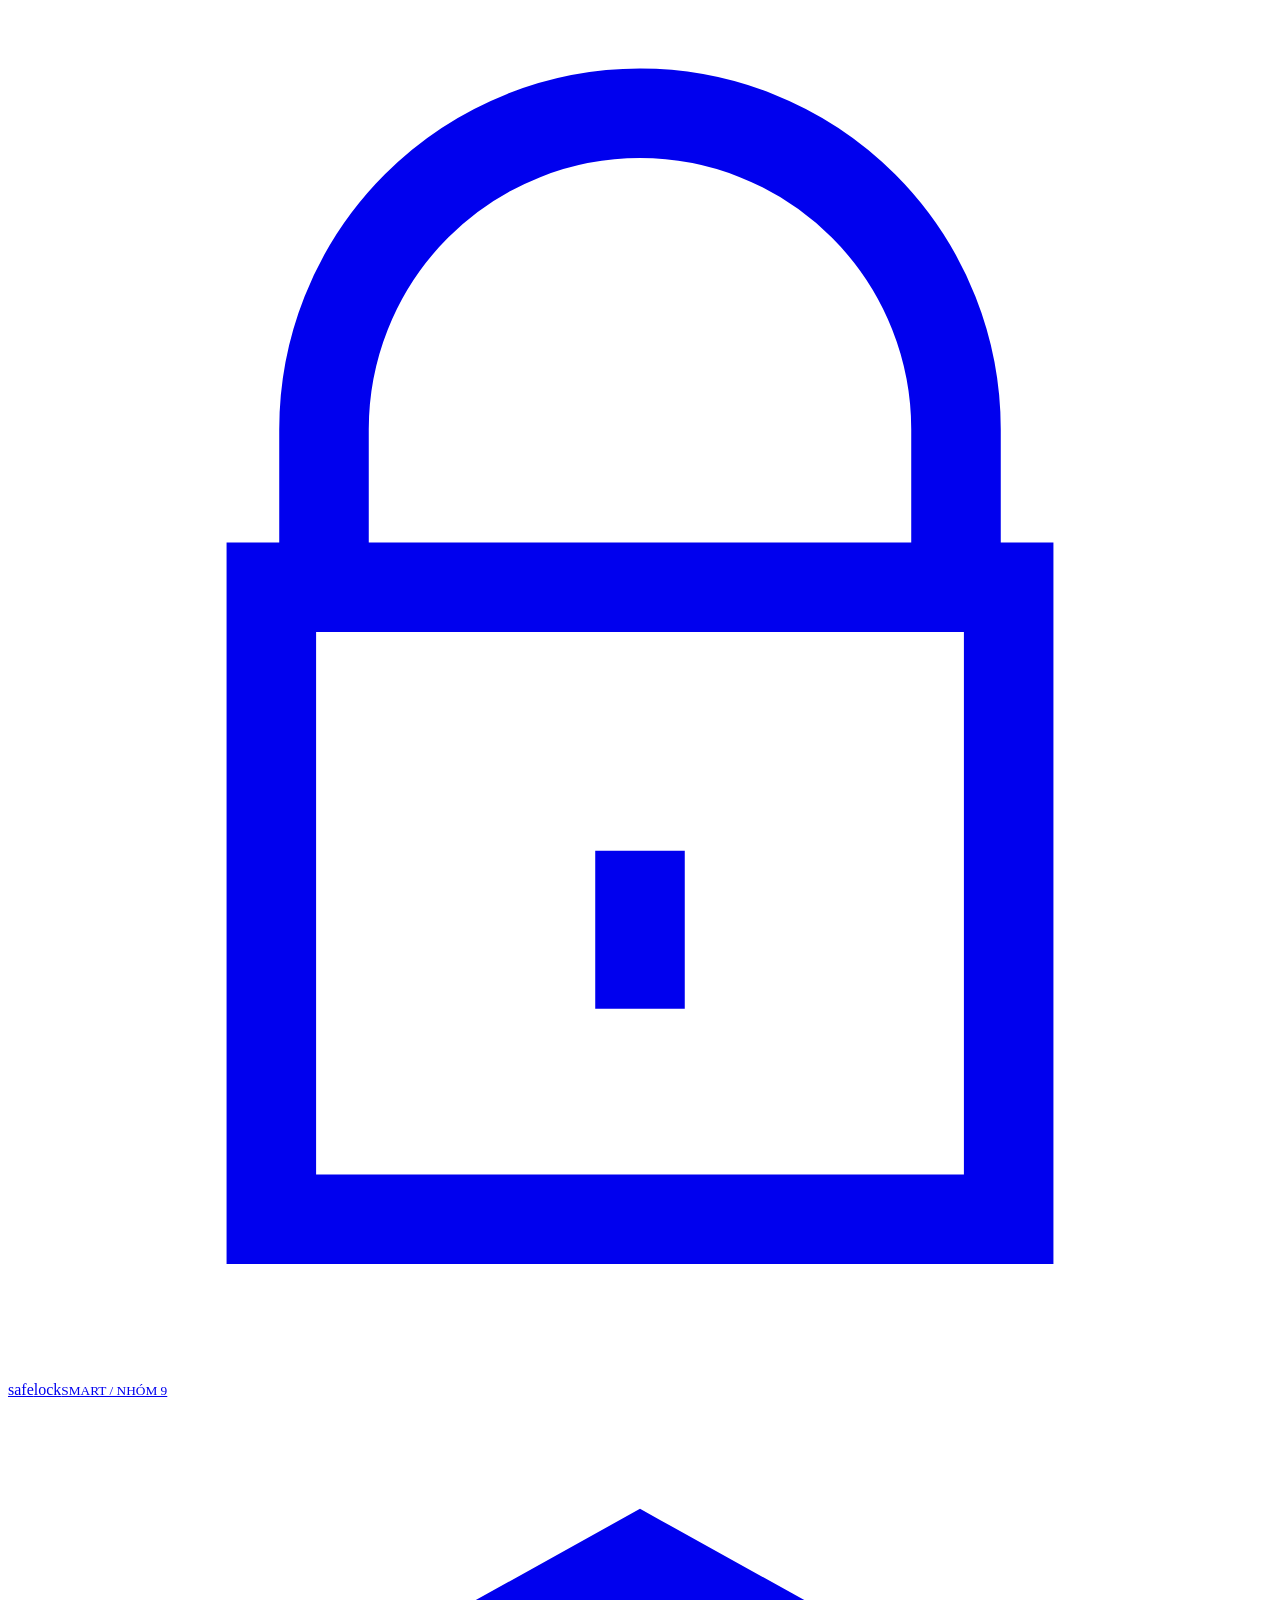
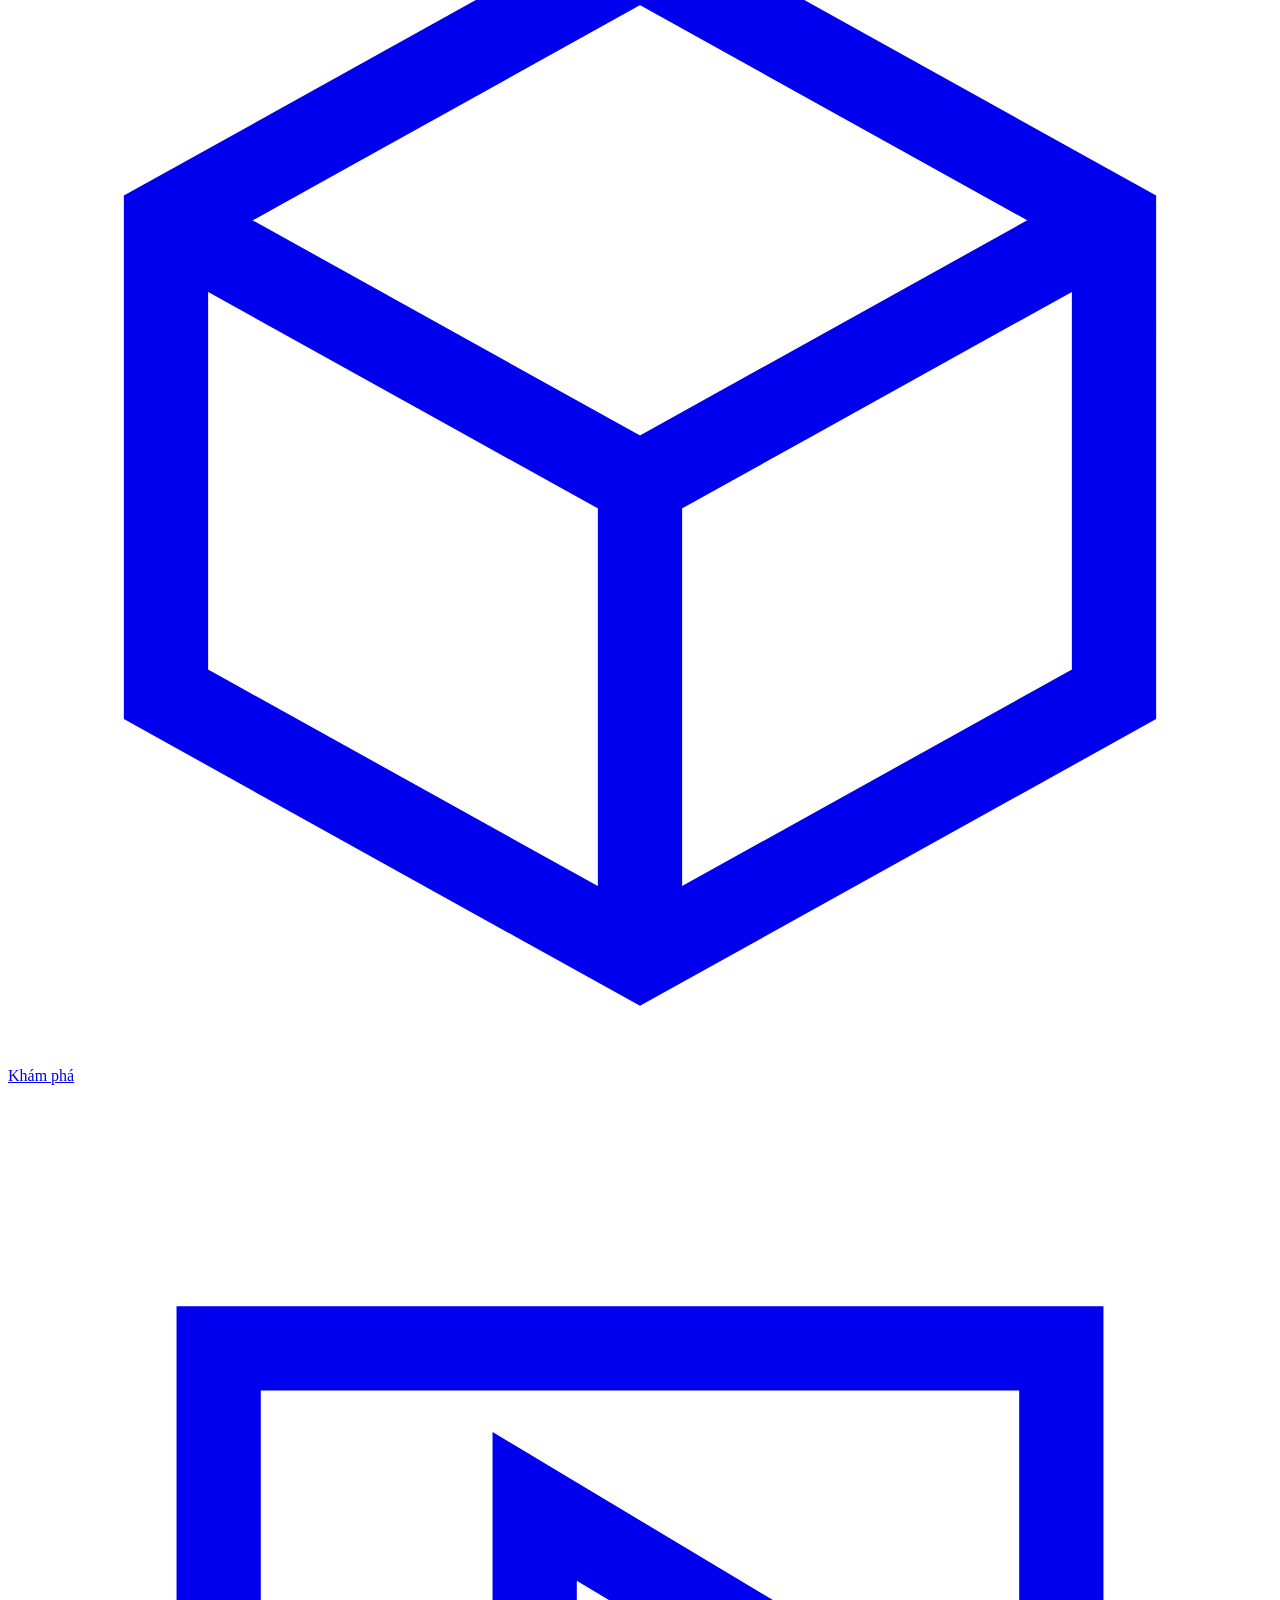
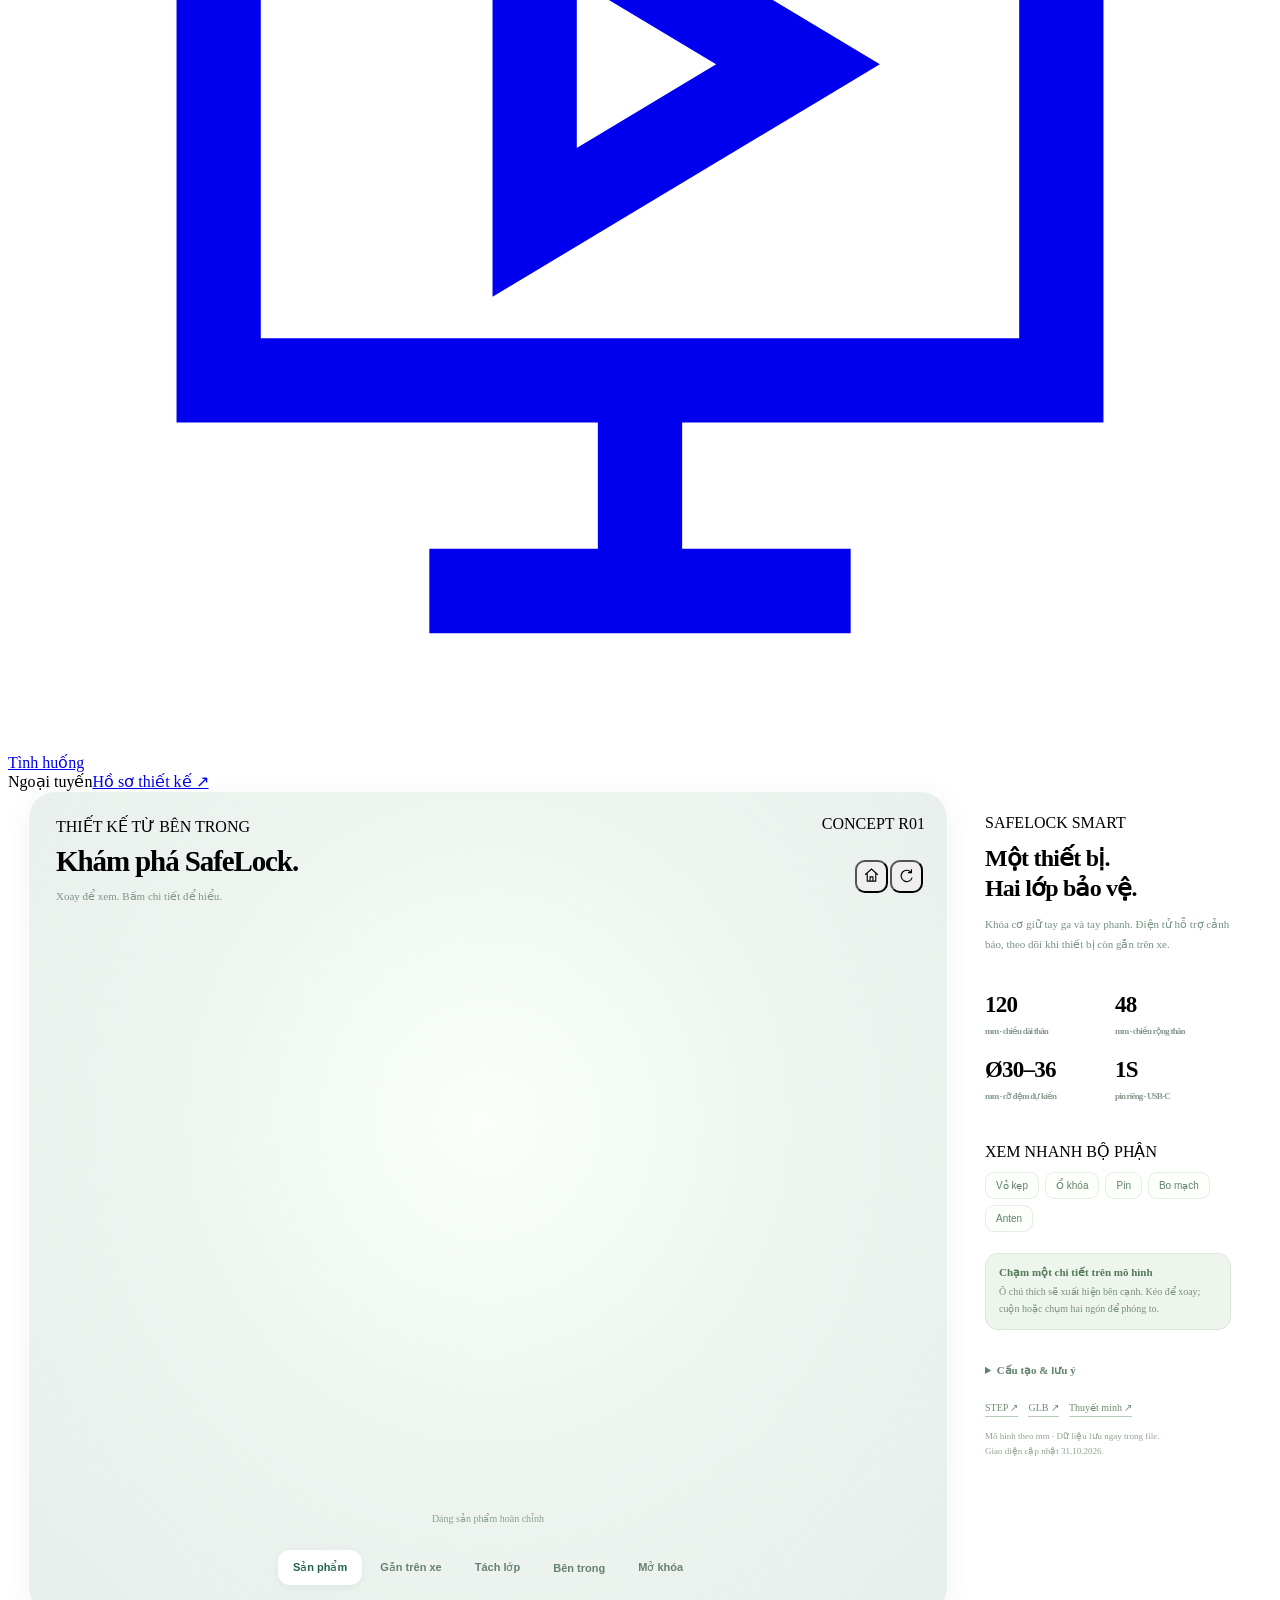
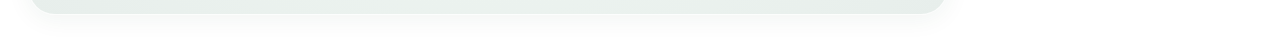
<file: G9_MotoKey_3D/ui/explore.html>
<!doctype html><html lang="vi"><head><meta charset="utf-8"><meta name="viewport" content="width=device-width,initial-scale=1"><title>SafeLock — Khám phá cấu tạo 3D</title><style>/*__GLASS_CSS__*/
body{overflow:hidden}.explore-layout{height:calc(100svh - 76px);padding:0 20px 20px;display:grid;grid-template-columns:minmax(0,1fr) 288px;gap:16px}.model-stage{position:relative;min-width:0;border-radius:27px;overflow:hidden;border:1px solid #ffffffd9;background:radial-gradient(ellipse at 50% 40%,#fafffb 0,#eef5f1 48%,#e7eeeb 100%);box-shadow:0 4px 25px #254a3710}.viewer{position:absolute;inset:0}.viewer canvas{display:block;width:100%;height:100%;touch-action:none;outline:none}.stage-heading{position:absolute;top:25px;left:27px;z-index:4;pointer-events:none}.stage-heading h1{font-size:29px;font-weight:620;line-height:1.2;letter-spacing:-1.1px;margin:8px 0}.stage-heading p{font-size:11px;color:#7d9488;margin:0;line-height:1.7}.stage-chip{position:absolute;right:22px;top:23px;z-index:3}.view-tools{display:flex;position:absolute;right:20px;top:64px;padding:4px;z-index:6;border-radius:15px;gap:2px}.view-tools .icon-btn{width:33px;height:33px;border-radius:10px}.view-tools .icon-btn[data-tip]:hover:after{right:0;top:calc(100% + 8px)}.bottom-controls{position:absolute;bottom:24px;left:50%;transform:translateX(-50%);display:flex;align-items:center;padding:5px;gap:3px;border-radius:17px;z-index:8;max-width:calc(100% - 32px);white-space:nowrap}.chip{border:0;background:transparent;color:#668171;padding:11px 15px;font-size:11px;border-radius:12px;font-weight:550;transition:background .15s,color .15s}.chip:hover{background:#ffffffb0}.chip.active{background:#fff;color:#24614c;box-shadow:0 2px 9px #23563d12}.motion-control{position:absolute;left:50%;transform:translateX(-50%);bottom:90px;width:290px;padding:12px 16px 8px;border-radius:14px;z-index:7}.motion-control[hidden]{display:none}.range-label{font-size:10px;color:#6f8b7a;display:flex;justify-content:space-between;align-items:center}.range-label output{color:#438067;font-weight:650}.motion-control input{width:100%;margin:13px 0 7px}.scale-note{position:absolute;bottom:90px;left:25px;right:25px;display:flex;justify-content:center;align-items:center;font-size:10px;color:#89a090;pointer-events:none}.scale-note strong{font-weight:500}.stage-hint{position:absolute;left:26px;bottom:22px;pointer-events:none;display:none}.model-info{border-radius:23px;padding:23px 21px;overflow-y:auto;scrollbar-width:thin;scrollbar-color:#bad4c3 transparent}.info-title{font-size:24px;line-height:1.23;font-weight:610;letter-spacing:-.8px;margin:12px 0}.description{color:#779181;font-size:11px;line-height:1.8;margin:0 0 18px}.stat-grid{display:grid;grid-template-columns:1fr 1fr;gap:18px 14px;padding:18px 0;border-top:1px solid var(--line);border-bottom:1px solid var(--line)}.stat b{font-size:23px;font-weight:560;letter-spacing:-.8px;display:block;line-height:1.2}.stat small{font-size:9px;color:#849b8b;display:block;margin-top:5px;line-height:1.6}.component-shortcuts{margin:21px 0}.component-shortcuts .section-kicker{margin-bottom:11px}.quick-parts{display:flex;flex-wrap:wrap;gap:6px}.quick-parts button{border:1px solid #b8d0be5c;background:#fafff685;border-radius:9px;padding:7px 10px;font-size:10px;color:#5e8169}.quick-parts button:hover,.quick-parts button.active{color:#2c6d4e;background:#dceee0;border-color:#afd0b6}.instruction-card{border:1px solid #d8e8d8;background:#e5f0e1a1;border-radius:13px;padding:12px 13px;margin:20px 0}.instruction-card b{font-size:11px;font-weight:600;display:block;margin-bottom:4px;color:#53795a}.instruction-card p{font-size:10px;line-height:1.7;color:#79927b;margin:0}.model-info details{border-top:1px solid var(--line);padding-top:14px;margin-top:16px}.model-info summary{font-size:11px;color:#63816c;font-weight:600;padding-bottom:5px}.legend{display:grid;gap:12px;padding-top:13px}.legend-row{display:grid;grid-template-columns:19px 1fr;gap:8px}.legend-row .number{font-size:8px;width:18px;height:18px;border:1px solid #b8cdb9;border-radius:6px;display:grid;place-items:center;color:#7a997e}.legend-row strong{font-size:10px;font-weight:600;display:block;color:#5d7e62}.legend-row small{display:block;font-size:10px;color:#809780;line-height:1.7;margin-top:3px}.toggle-row{font-size:10px;color:#7c947e;display:flex;align-items:center;gap:7px;margin:14px 0}.callout{font-size:10px;line-height:1.7;color:#839783;margin-top:15px}.callout b{font-weight:600;display:block;color:#6f8b70}.download{display:flex;gap:10px;margin-top:20px;flex-wrap:wrap}.download a{font-size:10px;text-decoration:none;color:#6e8e72;padding-bottom:3px;border-bottom:1px solid #b5cbb6}.hint{font-size:9px;color:#91a38f;line-height:1.7;margin-top:12px}.pin{position:absolute;z-index:3;width:22px;height:22px;border:1px solid #a9c6b4;background:#fbfffae3;border-radius:8px;color:#6b8b75;font-size:9px;font-weight:650;display:grid;place-items:center;pointer-events:none;box-shadow:0 2px 9px #224c3412}#err{position:absolute;top:38%;left:15%;right:15%;background:#fafffa;padding:25px;border-radius:18px;color:#5c7b64;font-size:13px;line-height:1.8;z-index:12;display:none}.capture .model-info,.capture .bottom-controls,.capture .stage-heading,.capture .stage-chip,.capture .view-tools,.capture .scale-note,.capture .pin,.capture .motion-control{display:none!important}.capture .explore-layout{display:block;height:100svh;padding:0}.capture .model-stage{height:100svh;border:0;border-radius:0}
@media(min-width:1700px){.explore-layout{grid-template-columns:minmax(0,1fr) 310px;gap:20px}.model-info{padding:28px}.stage-heading{left:33px;top:30px}.stage-heading h1{font-size:33px}.bottom-controls{bottom:28px}.chip{font-size:12px;padding:12px 20px}.motion-control{bottom:96px}.scale-note{bottom:100px}}
@media(max-width:1100px){.explore-layout{grid-template-columns:minmax(0,1fr) 264px;gap:12px;padding:0 14px 14px}.model-info{padding:20px 17px}.stage-heading h1{font-size:25px}.stage-heading{left:22px}.stage-heading p{max-width:240px;font-size:10px}.chip{padding:11px 10px;font-size:10px}.scale-note{font-size:9px}.motion-control{width:240px}.stage-chip{font-size:8px}.view-tools{top:63px}}
@media(max-width:800px){body{overflow:auto}.explore-layout{height:auto;min-height:calc(100svh - 66px);display:flex;flex-direction:column;padding:0 12px 16px;gap:12px}.model-stage{height:calc(100svh - 82px);min-height:550px;border-radius:23px}.model-info{overflow:visible;padding:22px;display:grid;grid-template-columns:1fr 1fr;gap:0 24px}.model-info>.section-kicker,.model-info>.info-title,.model-info>.description{grid-column:1 / -1}.model-info .stat-grid{grid-column:1 / -1;grid-template-columns:repeat(4,1fr)}.model-info .info-title{font-size:22px}.model-info .description{max-width:500px;margin-bottom:12px}.model-info .instruction-card{align-self:start}.model-info details{grid-column:1 / -1}.download,.hint{grid-column:1 / -1}.model-info .hint{margin-bottom:0}.stage-chip{top:20px;right:17px}.stage-heading{top:21px;left:20px}.stage-heading h1{font-size:25px;max-width:240px}.view-tools{right:15px;top:69px}.view-tools .icon-btn{width:31px;height:31px}.bottom-controls{bottom:19px;padding:4px;gap:0;width:max-content}.chip{font-size:10px;padding:11px 9px}.scale-note{bottom:83px}.motion-control{bottom:81px;width:255px}.part-card{max-width:282px}.stage-hint{display:none}}
/*__READABILITY_CSS__*/</style></head><body data-app="explore">
<header class="app-header"><a class="brand-link" href="Mo_hinh_3D_SafeLock.html" aria-label="SafeLock — khám phá"><span class="brand-mark"><svg viewBox="0 0 24 26" fill="none" stroke="currentColor" stroke-width="1.7"><path d="M6 11V8a6 6 0 0 1 12 0v3M5 11h14v12H5z"/><path d="M12 16v3"/></svg></span><span><span class="brand-word">safe<span>lock</span></span><small class="brand-sub">SMART / NHÓM 9</small></span></a><nav class="app-tabs glass" aria-label="Chế độ trải nghiệm"><a class="active" aria-current="page" href="Mo_hinh_3D_SafeLock.html"><svg viewBox="0 0 24 24" fill="none" stroke="currentColor" stroke-width="1.6"><path d="m12 3 9 5v9l-9 5-9-5V8zM3 8l9 5 9-5m-9 5v9"/></svg>Khám phá</a><a href="../ung_dung_tren_xe/Mo_phong_SafeLock_tren_xe_may.html"><svg viewBox="0 0 24 24" fill="none" stroke="currentColor" stroke-width="1.6"><path d="M4 5h16v12H4zM8 21h8m-4-4v4M10 8l5 3-5 3z"/></svg>Tình huống</a></nav><div class="header-meta"><span><i class="status-dot"></i>Ngoại tuyến</span><a class="quiet-link" href="../Thuyet_minh_SafeLock_G9.pdf">Hồ sơ thiết kế ↗</a></div></header>
<main class="explore-layout"><section class="model-stage left" aria-label="Khung xem mô hình khóa"><div class="stage-heading"><div class="section-kicker">THIẾT KẾ TỪ BÊN TRONG</div><h1>Khám phá SafeLock.</h1><p>Xoay để xem. Bấm chi tiết để hiểu.</p></div><span class="stage-chip subtle-badge">CONCEPT R01</span><div class="view-tools glass"><button class="icon-btn" id="reset" title="Góc nhìn ban đầu" data-tip="Góc nhìn ban đầu" aria-label="Góc nhìn ban đầu"><svg viewBox="0 0 24 24" fill="none" stroke="currentColor" stroke-width="1.6"><path d="m3 11 9-8 9 8M6 9v11h12V9M10 20v-6h4v6"/></svg></button><button class="icon-btn" id="rotate" title="Tự xoay mô hình" data-tip="Tự xoay" aria-label="Tự xoay mô hình" aria-pressed="false"><svg viewBox="0 0 24 24" fill="none" stroke="currentColor" stroke-width="1.6"><path d="M19 8a8 8 0 1 0 1 7M19 3v5h-5"/></svg></button></div><div id="viewer" class="viewer"></div><div id="err">Trình duyệt chưa bật WebGL. Hãy mở bằng Chrome hoặc Edge và bật tăng tốc đồ họa; ảnh và video cũng có trong thư mục presentation.</div><div class="scale-note"><strong id="mode-caption">Dáng sản phẩm hoàn chỉnh</strong></div><div class="motion-control glass" id="motion-control" hidden><div class="range-label"><span id="slider-label">Mức tách lớp</span><output id="slider-value" for="explode">0%</output></div><input id="explode" type="range" min="0" max="100" value="0" aria-label="Mức tách lớp hoặc mở khóa"></div><div class="bottom-controls glass" role="group" aria-label="Góc khám phá"><button class="chip active" data-mode="product">Sản phẩm</button><button class="chip" data-mode="mounted">Gắn trên xe</button><button class="chip" data-mode="exploded">Tách lớp</button><button class="chip" data-mode="inside">Bên trong</button><button class="chip" data-mode="open">Mở khóa</button></div></section>
<aside class="model-info glass right"><div class="section-kicker">SAFELOCK SMART</div><h2 class="info-title">Một thiết bị.<br>Hai lớp bảo vệ.</h2><p class="description">Khóa cơ giữ tay ga và tay phanh. Điện tử hỗ trợ cảnh báo, theo dõi khi thiết bị còn gắn trên xe.</p><div class="stat-grid"><div class="stat"><b>120<small>mm · chiều dài thân</small></b></div><div class="stat"><b>48<small>mm · chiều rộng thân</small></b></div><div class="stat"><b>Ø30–36<small>mm · cỡ đệm dự kiến</small></b></div><div class="stat"><b>1S<small>pin riêng · USB-C</small></b></div></div><div class="component-shortcuts"><div class="section-kicker">XEM NHANH BỘ PHẬN</div><div class="quick-parts"><button data-part="01_upper_cover" data-part-mode="product">Vỏ kẹp</button><button data-part="07_key_cylinder" data-part-mode="exploded">Ổ khóa</button><button data-part="15_battery" data-part-mode="inside">Pin</button><button data-part="11_main_pcb" data-part-mode="inside">Bo mạch</button><button data-part="16_gnss_patch" data-part-mode="inside">Anten</button></div></div><div class="instruction-card"><b>Chạm một chi tiết trên mô hình</b><p>Ô chú thích sẽ xuất hiện bên cạnh. Kéo để xoay; cuộn hoặc chụm hai ngón để phóng to.</p></div><details><summary>Cấu tạo & lưu ý</summary><div class="legend" id="legend"></div><label class="toggle-row"><input type="checkbox" id="labels"> Hiện số chú thích tổng quan</label><div class="callout"><b>Thiết kế để phát triển mẫu thử.</b>Độ bền, pin, chống nước và tương thích xe cần được kiểm chứng bằng mẫu thật.</div></details><div class="download"><a href="../CAD/SafeLock_G9_R01.step">STEP ↗</a><a href="../CAD/SafeLock_G9_R01.glb">GLB ↗</a><a href="../Thuyet_minh_SafeLock_G9.pdf">Thuyết minh ↗</a></div><p class="hint">Mô hình theo mm · Dữ liệu lưu ngay trong file.<br>Giao diện cập nhật 31.10.2026.</p></aside></main>
<script>/*__THREE__*/</script><script>/*__ORBIT__*/</script><script>const DATA=/*__MODEL__*/;const PART_META=/*__PART_META__*/;</script><script>/*__REALISM__*/</script><script>/*__INSPECTOR__*/</script><script>/*__VIEWER__*/</script></body></html>
</file>
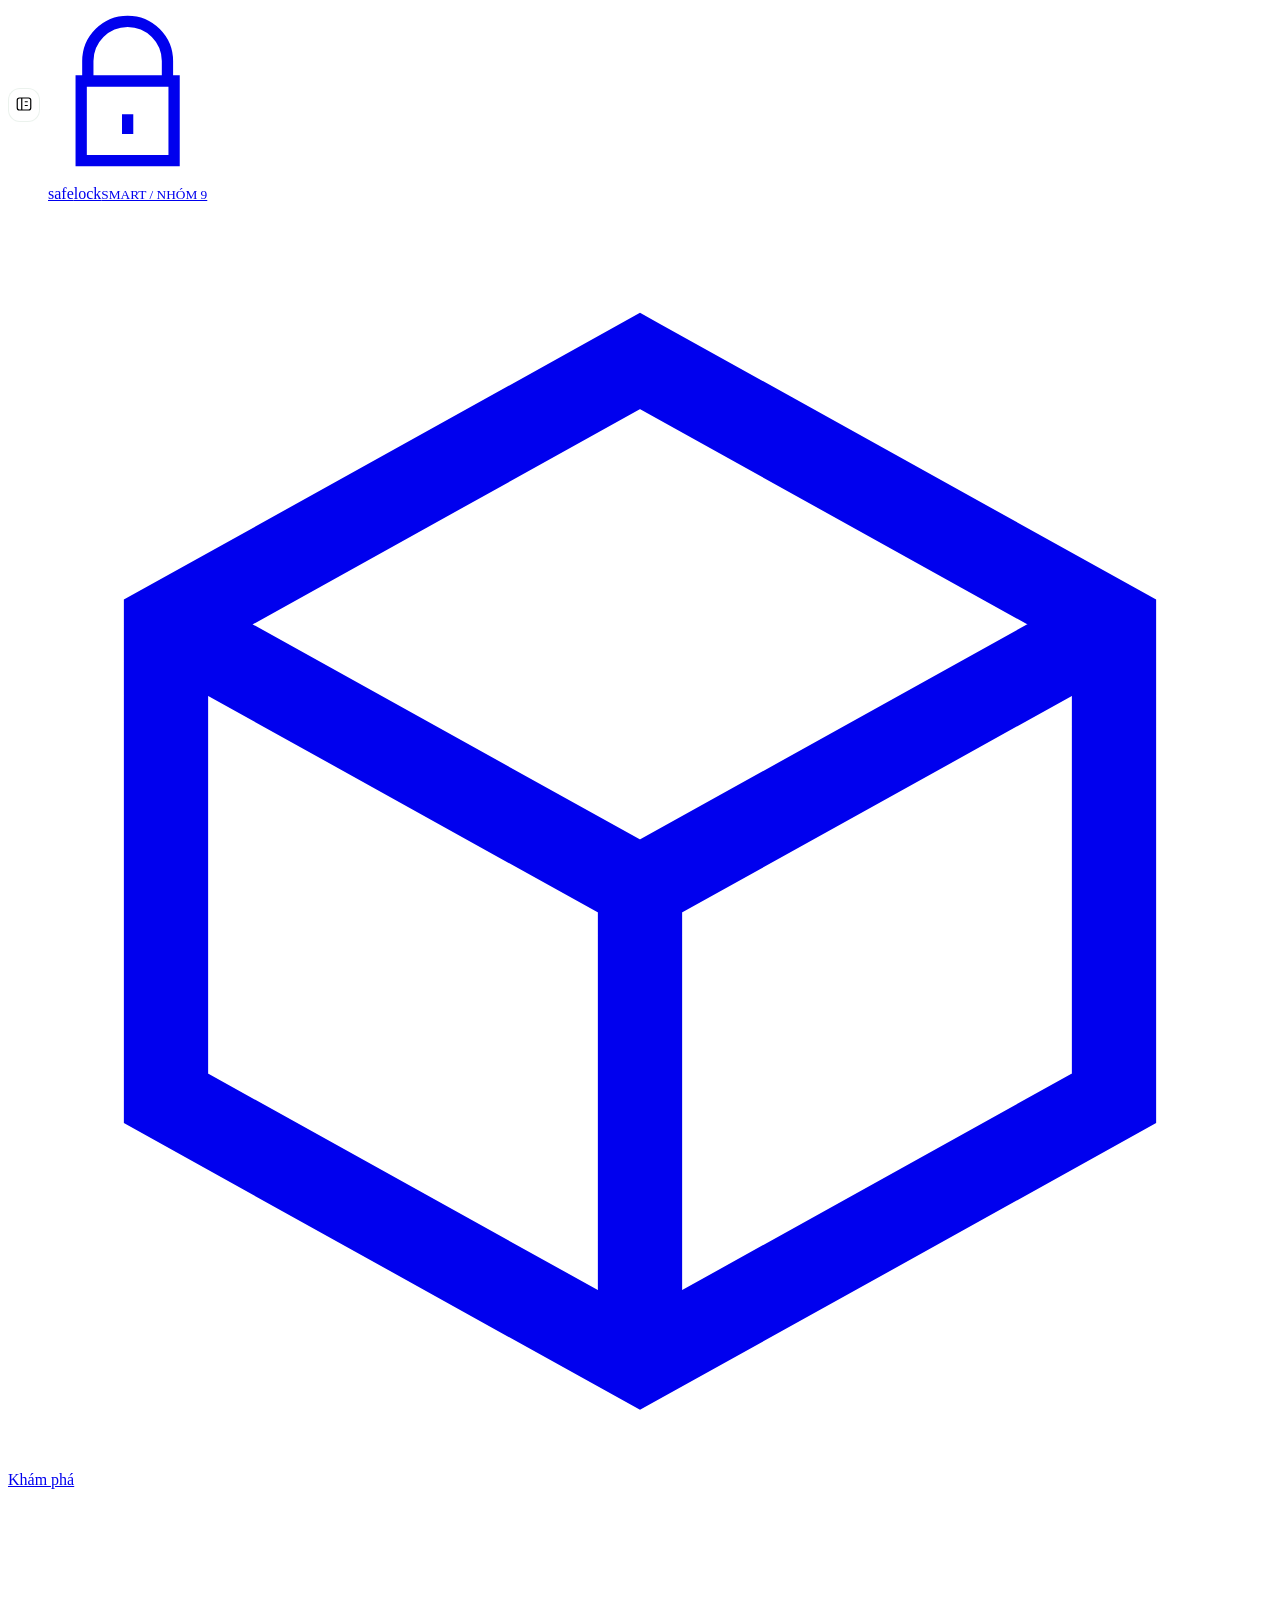
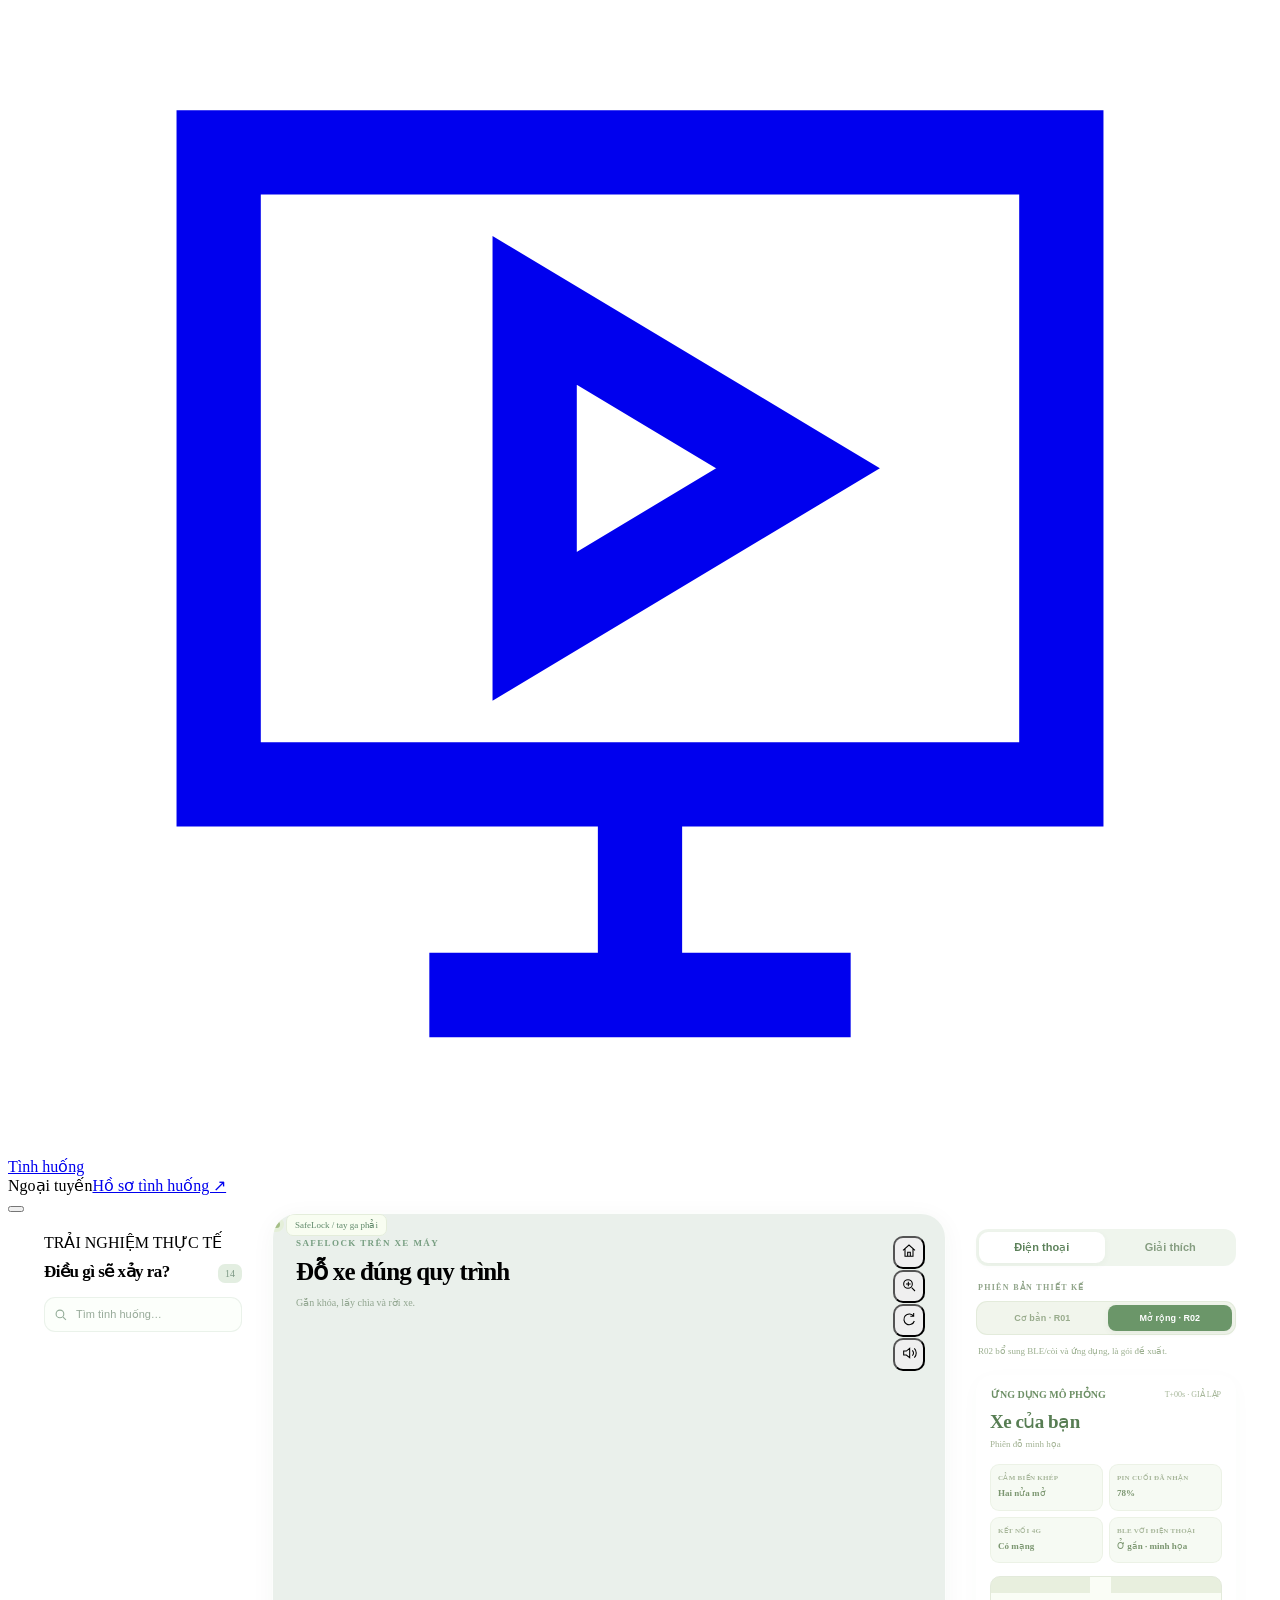
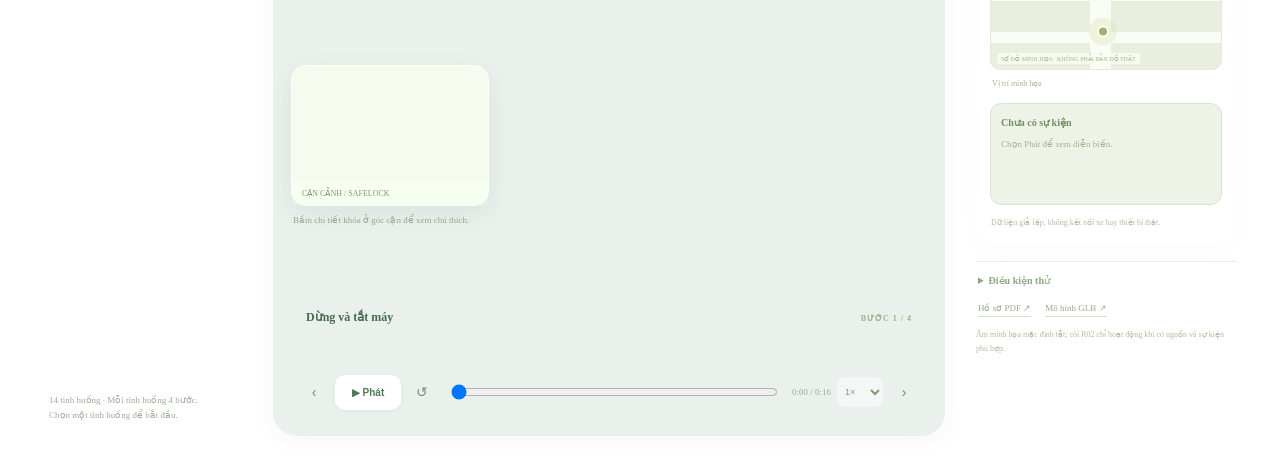
<file: G9_MotoKey_3D/ui/simulation.html>
<!doctype html><html lang="vi"><head><meta charset="utf-8"><meta name="viewport" content="width=device-width,initial-scale=1"><title>SafeLock — Trải nghiệm 14 tình huống</title><style>/*__GLASS_CSS__*/
body{overflow:hidden}.header-left{display:flex;align-items:center;gap:8px}.case-toggle{border:1px solid #c1d8c953;background:#ffffff78;border-radius:12px;width:32px;height:34px}.sim-layout{height:calc(100svh - 76px);padding:0 20px 18px;display:grid;grid-template-columns:230px minmax(0,1fr) 292px;gap:14px;min-height:0}.case-sidebar{padding:20px 12px 13px 16px;border-radius:22px;min-height:0;display:flex;flex-direction:column;overflow:hidden}.side-top{padding-right:4px}.side-heading{display:flex;align-items:center;justify-content:space-between;gap:8px}.side-heading h2{font-size:17px;font-weight:620;letter-spacing:-.5px;margin:9px 0 14px}.case-counter{font-size:10px;color:#7f9a86;background:#e3eee1;padding:4px 7px;border-radius:7px}.close-cases{display:none}.search-box{position:relative;margin:1px 0 13px}.search-box svg{width:14px;height:14px;position:absolute;left:10px;top:11px;color:#94ad99;pointer-events:none}.search-box input{width:100%;height:35px;border:1px solid #c8dac957;background:#fafff9a3;border-radius:11px;padding:8px 10px 8px 31px;color:#426952;font-size:11px;outline-offset:2px}.search-box input::placeholder{color:#97aa99}.filter{display:flex;flex-wrap:wrap;gap:4px;padding-bottom:13px;border-bottom:1px solid var(--line);margin-bottom:9px}.filter button{font-size:9px;border:1px solid transparent;border-radius:7px;padding:5px 7px;background:transparent;color:#7a9580;white-space:nowrap}.filter button.active{background:#dcece0;color:#3d7652;border-color:#b9d5bf5c}.filter button:hover{background:#f8fff7}.case-list{overflow:auto;min-height:0;flex:1;scrollbar-width:thin;scrollbar-color:#c6d9c8 transparent;padding-right:3px}.case{display:flex;align-items:flex-start;gap:8px;width:100%;text-align:left;border:1px solid transparent;border-radius:12px;background:transparent;padding:11px 8px;margin-bottom:4px;color:#3d6250;transition:background .14s}.case:hover{background:#ffffffb3}.case.active{border-color:#bad4be80;background:#e3f0e2;box-shadow:0 1px 0 #ffffffd6 inset}.case .n{width:17px;flex-shrink:0;font-size:9px;color:#92ab95;margin-top:3px;font-variant-numeric:tabular-nums}.case strong{font-size:11px;line-height:1.55;display:block;font-weight:580;letter-spacing:-.12px}.case.active strong{color:#2d6846}.case small{font-size:9px;line-height:1.6;display:block;color:#93a691;margin-top:3px}.case .tier{font-size:7px;font-weight:600;letter-spacing:.1px;color:#6a9276;border:1px solid #b6d0bb8c;border-radius:3px;padding:0 2px;margin-left:4px;vertical-align:1px;font-style:normal}.empty-results{font-size:11px;line-height:1.8;color:#849d87;padding:20px 8px}.case-footnote{font-size:9px;line-height:1.7;color:#9bad98;border-top:1px solid var(--line);padding:11px 5px 0;margin-top:5px}.middle{position:relative;overflow:hidden;min-width:0;border-radius:25px;border:1px solid #ffffffd9;background:#eaf0eb;box-shadow:0 4px 25px #254a370b}.scenehost{position:absolute;inset:0}.scenehost canvas{display:block;width:100%;height:100%;outline:none;touch-action:none}.intro{position:absolute;left:23px;top:24px;right:72px;z-index:3;pointer-events:none}.eyebrow{font-size:9px;font-weight:700;letter-spacing:1.4px;color:#779e81}.intro h1{font-size:25px;line-height:1.22;font-weight:610;letter-spacing:-.85px;margin:9px 0 7px;max-width:480px}.intro p{font-size:10px;color:#91a58f;line-height:1.7;margin:0}.tools{position:absolute;right:16px;top:18px;padding:4px;display:grid;gap:1px;z-index:8;border-radius:15px}.tools .icon-btn{width:32px;height:33px;border-radius:10px}.tools .icon-btn svg{width:16px;height:16px}.inset{position:absolute;bottom:230px;left:18px;width:196px;height:139px;border:1px solid #ffffffd9;border-radius:15px;overflow:hidden;z-index:6;background:#f5fbef;box-shadow:0 8px 24px #244c3812}.inset canvas{width:100%;height:100%;display:block;outline:none;touch-action:none}.inset-label{position:absolute;left:0;bottom:0;right:0;background:#f7fff1eb;backdrop-filter:blur(15px);padding:7px 10px;font-size:8px;color:#7b997a;white-space:nowrap;overflow:hidden;text-overflow:ellipsis;pointer-events:none}.pin{position:absolute;z-index:3;pointer-events:none;display:flex;align-items:center;gap:6px;color:#5f8869;font-size:9px;white-space:nowrap}.pin i{width:7px;height:7px;border-radius:50%;background:#a5be87;box-shadow:0 0 0 4px #e0eecb8c}.pin span{background:#fbfff3dd;border:1px solid #e4eddb;padding:5px 8px;border-radius:7px}.phase{position:absolute;left:17px;right:17px;bottom:95px;padding:13px 16px 9px;border-radius:17px;z-index:9}.phase-top{display:flex;justify-content:space-between;gap:10px;align-items:baseline}.phase strong{font-size:12px;font-weight:600;line-height:1.5;color:#456c50}.phase .step{font-size:8px;font-weight:600;color:#9db088;letter-spacing:1px;white-space:nowrap}.phase p{font-size:10px;line-height:1.7;margin:6px 0 3px;color:#879f82;max-width:640px}.steps{display:flex;gap:6px}.steps button{height:15px;flex:1;background:transparent;border:0;padding:0;position:relative}.steps button:after{content:'';display:block;height:3px;background:#d9e6d2;border-radius:8px;width:100%}.steps button.active:after{background:#95b779}.steps button:hover:after{background:#6ba47b}.playbar{position:absolute;left:17px;right:17px;bottom:18px;display:flex;align-items:center;gap:6px;padding:8px 9px;border-radius:17px;z-index:10}.playbar button{height:35px;min-width:30px;border-radius:10px;border:0;background:transparent;color:#6f9272;font-size:14px;padding:0 6px}.playbar button:hover{background:#ffffffbd}.playbar #play{font-size:10px;font-weight:650;min-width:66px;padding:0 10px;background:#fff;color:#4b7953;box-shadow:0 2px 6px #2953340b}.playbar input{min-width:20px;flex:1;width:50px;margin:0 8px}.playbar select{height:30px;border:0;border-radius:8px;font-size:9px;background:#ffffff80;color:#7f9b78;padding:3px 4px;max-width:48px}.time{font-size:9px;font-variant-numeric:tabular-nums;color:#9aae8d;white-space:nowrap}.stage-note{position:absolute;bottom:211px;left:20px;font-size:9px;color:#97ac90;z-index:3;pointer-events:none}.device-sidebar{border-radius:23px;min-height:0;padding:16px 16px 14px;overflow:auto;scrollbar-width:thin;scrollbar-color:#c6d9c8 transparent}.detail-tabs{display:flex;padding:3px;gap:3px;background:#e9f1e5b3;border-radius:12px;margin-bottom:17px}.detail-tabs button{border:0;background:transparent;flex:1;padding:9px 8px;font-size:11px;border-radius:9px;color:#859d80;font-weight:550}.detail-tabs button.active{background:#fff;color:#5d825b;box-shadow:0 2px 7px #3553320b}.tier-title{font-size:8px;letter-spacing:1.3px;font-weight:650;color:#90a489;margin:0 0 9px 2px}.segmented{display:flex;padding:3px;border:1px solid #d5e2cb80;background:#eaf1e3ad;border-radius:11px;gap:3px}.segmented button{flex:1;border:0;background:transparent;border-radius:8px;color:#98ab8c;font-size:9px;padding:8px 3px;font-weight:550}.segmented button.active{background:#6b9669;color:#fff;box-shadow:0 2px 6px #47694012}.tier-desc{font-size:9px;line-height:1.8;color:#9aae8e;margin:8px 2px 16px}.phone{border:1px solid #ffffffbd;border-radius:17px;background:#ffffff8a;box-shadow:0 4px 20px #5a794006;overflow:hidden}.phone-top{display:flex;align-items:center;justify-content:space-between;padding:13px 14px 0;font-size:8px;color:#a4b597}.phone-top b{font-size:10px;font-weight:650;color:#6d8f65}.phone-inner{padding:10px 13px 13px}.phone-head{font-size:19px;font-weight:580;letter-spacing:-.5px;color:#577d53;margin:0 0 4px}.phone-sub{font-size:9px;line-height:1.6;color:#a2b293}.metrics{display:grid;grid-template-columns:1fr 1fr;gap:6px;margin:13px 0}.metric{border:1px solid #e0e9d87a;background:#edf4e67d;border-radius:9px;padding:9px 7px}.metric span{font-size:7px;font-weight:550;letter-spacing:.3px;display:block;color:#a7b69a}.metric b{font-size:9px;font-weight:550;line-height:1.6;display:block;margin-top:4px;color:#7b9670}.map{height:92px;position:relative;overflow:hidden;border-radius:10px;border:1px solid #e3eadb;background:linear-gradient(90deg,transparent 43%,#fafdf6 43%,#fafdf6 52%,transparent 52%),linear-gradient(0deg,#e8efde 28%,#fafdf6 28%,#fafdf6 40%,#e8efde 40%,#e8efde 74%,#fafdf6 74%,#fafdf6 83%,#e8efde 83%)}.map svg{position:absolute;inset:0;width:100%;height:100%}.map-label{position:absolute;bottom:5px;left:6px;padding:2px 4px;border-radius:3px;background:#fafff0d9;font-size:6px;color:#a4b28f}.position-age{font-size:8px;line-height:1.7;color:#a6b596;margin:7px 2px 12px}.notice{border:1px solid #d4e3c3;background:#ecf4e1;border-radius:11px;padding:11px 10px;min-height:78px}.notice strong{font-size:10px;line-height:1.6;display:block;font-weight:600;color:#72925d}.notice p{font-size:9px;line-height:1.8;color:#a2b38c;margin:5px 0 0}.notice.warning{background:#fcf5e5;border-color:#ead9b4}.notice.warning strong{color:#a1824e}.notice.warning p{color:#b9a27b}.notice.danger{background:#fbede6;border-color:#ebd1c1}.notice.danger strong{color:#b27e5f}.notice.danger p{color:#c5a18a}.notice.neutral{background:#eef3e8;border-color:#d9e3ce}.phone-foot{font-size:8px;color:#b1bea1;line-height:1.8;margin:11px 1px 0}.facts-title{font-size:10px;letter-spacing:1.2px;font-weight:650;color:#7b9971;margin:5px 0 14px}.facts p{font-size:11px;line-height:1.9;color:#95aa85;margin:11px 0}.facts b{font-weight:600;color:#739365}.facts .limit{border-left:2px solid #cbd9ae;padding-left:11px}.inputs{margin-top:17px;border-top:1px solid #d7e2ca91;padding:13px 2px 0}.inputs summary{font-size:10px;color:#8ea780;font-weight:550}.inputs label{display:flex;align-items:center;gap:7px;font-size:10px;line-height:1.7;color:#a1b293;margin-top:10px}.inputs input{accent-color:#80a269}.download{margin:17px 2px 0;display:flex;gap:14px;flex-wrap:wrap}.download a{font-size:9px;color:#9aae89;text-decoration:none;border-bottom:1px solid #d7e3c9;padding-bottom:3px}.sound-note{font-size:8px;color:#b1bd9c;line-height:1.8;margin-top:11px}.detail-pane[hidden]{display:none}#error{display:none;position:absolute;top:35%;left:12%;right:12%;z-index:30;background:#fafff5;padding:24px;border-radius:17px;color:#738e62;font-size:12px;line-height:1.8}.cases-collapsed .sim-layout{grid-template-columns:minmax(0,1fr) 292px}.cases-collapsed .case-sidebar{display:none}.capture .case-sidebar,.capture .device-sidebar,.capture .intro,.capture .tools,.capture .inset,.capture .pin,.capture .phase,.capture .playbar,.capture .stage-note{display:none!important}.capture .sim-layout{display:block;height:100svh;padding:0}.capture .middle{height:100svh;border:0;border-radius:0}.capture.story .intro,.capture.story .phase{display:block!important}.capture.story .phase{bottom:20px;max-width:760px}.capture.story .intro{top:20px;left:25px}.capture.story .intro h1{font-size:29px}
@media(min-width:1700px){.sim-layout{grid-template-columns:244px minmax(0,1fr) 310px;gap:18px}.case-sidebar{padding:24px 15px}.case strong{font-size:12px}.case small{font-size:10px}.device-sidebar{padding:20px}.intro{top:28px;left:29px}.intro h1{font-size:29px}.inset{width:220px;height:154px}.notice strong{font-size:11px}.notice p{font-size:10px}.metric b{font-size:10px}.phone-sub{font-size:10px}.phone-head{font-size:22px}.cases-collapsed .sim-layout{grid-template-columns:minmax(0,1fr) 310px}}
@media(max-width:1220px){.sim-layout{grid-template-columns:207px minmax(0,1fr) 264px;gap:11px;padding:0 14px 14px}.case-sidebar{padding:18px 9px 12px 11px}.device-sidebar{padding:13px 12px}.case{gap:5px;padding:9px 6px}.case strong{font-size:10px}.case small{font-size:8px}.intro{left:19px;top:21px}.intro h1{font-size:22px}.inset{width:168px;height:122px;bottom:235px}.playbar{gap:3px;padding:7px;left:12px;right:12px}.playbar select{display:none}.playbar input{margin:0 5px}.playbar #play{min-width:60px}.phase{left:12px;right:12px;padding:12px 12px 7px}.phase strong{font-size:11px}.phase p{font-size:9px}.time{font-size:8px}.cases-collapsed .sim-layout{grid-template-columns:minmax(0,1fr) 264px}}
@media(max-width:980px) and (min-width:801px){.case-sidebar{display:none}.sim-layout{grid-template-columns:minmax(0,1fr) 280px}.case-sidebar.mobile-open{display:flex;position:fixed;left:14px;top:79px;bottom:15px;width:265px;z-index:51;box-shadow:0 20px 80px #24413130;background:#f4faf4ed}.close-cases{display:grid}.backdrop.is-open{display:block;position:fixed;inset:0;z-index:45;background:#163d2a26;backdrop-filter:blur(4px);border:0}.cases-collapsed .sim-layout{grid-template-columns:minmax(0,1fr) 280px}}
@media(max-width:800px){body{overflow:auto}.sim-layout,.cases-collapsed .sim-layout{height:auto;display:flex;flex-direction:column;gap:12px;padding:0 12px 15px}.middle{height:calc(100svh - 82px);min-height:600px;border-radius:23px;order:0}.device-sidebar{order:1;overflow:visible;padding:20px;border-radius:22px}.case-sidebar,.cases-collapsed .case-sidebar{display:none}.case-sidebar.mobile-open{display:flex;position:fixed;bottom:12px;left:12px;right:12px;max-height:80svh;min-height:420px;z-index:51;padding:22px 18px 15px;box-shadow:0 20px 70px #21402e40;background:#f4fbf4f0}.close-cases{display:grid;width:28px;height:28px;font-size:21px}.side-heading h2{font-size:20px}.side-heading .case-counter{margin-left:auto}.case strong{font-size:12px}.case small{font-size:10px}.case .n{font-size:10px}.case{padding:11px 9px}.case .tier{font-size:8px}.filter button{font-size:10px;padding:7px 10px}.search-box input{font-size:12px;height:39px}.search-box svg{top:13px}.backdrop.is-open{display:block;position:fixed;inset:0;z-index:45;background:#173e2b38;backdrop-filter:blur(5px);border:0}.intro{left:19px;top:21px;right:65px}.intro h1{font-size:23px}.intro p{font-size:10px;max-width:245px}.tools{right:12px;top:16px}.inset{left:14px;bottom:239px;width:166px;height:120px}.phase{left:12px;right:12px;bottom:91px;padding:12px 13px 8px}.phase strong{font-size:11px}.phase p{font-size:10px}.playbar{left:12px;right:12px;bottom:16px;padding:8px 6px;gap:3px}.playbar #play{font-size:10px;min-width:61px}.playbar input{margin:0 5px}.stage-note{left:17px;bottom:217px;font-size:8px}.detail-tabs button{font-size:12px}.phone{max-width:460px;margin:auto}.phone-head{font-size:22px}.phone-sub,.notice p{font-size:11px}.notice strong{font-size:12px}.metric span{font-size:9px}.metric b{font-size:11px}.map-label{font-size:7px}.position-age{font-size:10px}.phone-foot{font-size:9px}.tier-desc{font-size:11px;max-width:460px}.segmented{max-width:460px}.segmented button{font-size:11px}.tier-title{font-size:9px}.facts p{font-size:12px}.inputs summary,.inputs label{font-size:11px}.download a{font-size:11px}.sound-note{font-size:10px}.header-left{gap:5px}.case-toggle{width:29px;height:32px}.app-tabs a{padding:9px 10px}.app-tabs a svg{display:none}.brand-link{min-width:109px}}
/*__READABILITY_CSS__*/</style></head><body data-app="simulation">
<header class="app-header"><div class="header-left"><button id="toggle-cases" class="icon-btn case-toggle" title="Ẩn hoặc hiện tình huống" aria-label="Ẩn hoặc hiện danh sách tình huống" aria-expanded="true" aria-controls="case-panel"><svg viewBox="0 0 24 24" fill="none" stroke="currentColor" stroke-width="1.6"><rect x="3" y="4" width="18" height="16" rx="3"/><path d="M9 4v16m4-11h4m-4 5h4"/></svg></button><a class="brand-link" href="Mo_phong_SafeLock_tren_xe_may.html"><span class="brand-mark"><svg viewBox="0 0 24 26" fill="none" stroke="currentColor" stroke-width="1.7"><path d="M6 11V8a6 6 0 0 1 12 0v3M5 11h14v12H5zM12 16v3"/></svg></span><span><span class="brand-word">safe<span>lock</span></span><small class="brand-sub">SMART / NHÓM 9</small></span></a></div><nav class="app-tabs glass" aria-label="Chế độ trải nghiệm"><a href="../presentation/Mo_hinh_3D_SafeLock.html"><svg viewBox="0 0 24 24" fill="none" stroke="currentColor" stroke-width="1.6"><path d="m12 3 9 5v9l-9 5-9-5V8zM3 8l9 5 9-5m-9 5v9"/></svg>Khám phá</a><a class="active" aria-current="page" href="Mo_phong_SafeLock_tren_xe_may.html"><svg viewBox="0 0 24 24" fill="none" stroke="currentColor" stroke-width="1.6"><path d="M4 5h16v12H4zM8 21h8m-4-4v4M10 8l5 3-5 3z"/></svg>Tình huống</a></nav><div class="header-meta"><span><i class="status-dot"></i>Ngoại tuyến</span><a class="quiet-link" href="Ho_so_14_tinh_huong_SafeLock.pdf">Hồ sơ tình huống ↗</a></div></header>
<button id="cases-backdrop" class="backdrop" tabindex="-1" aria-label="Đóng danh sách tình huống"></button>
<main class="sim-layout"><aside class="case-sidebar glass left" id="case-panel" aria-label="Danh sách tình huống"><div class="side-top"><div class="section-kicker">TRẢI NGHIỆM THỰC TẾ</div><div class="side-heading"><h2>Điều gì sẽ xảy ra?</h2><span class="case-counter" id="case-count">14</span><button id="close-cases" class="icon-btn close-cases" aria-label="Đóng danh sách tình huống">×</button></div><div class="search-box"><svg viewBox="0 0 20 20" fill="none" stroke="currentColor" stroke-width="1.6"><circle cx="8.5" cy="8.5" r="5.5"/><path d="m13 13 4 4"/></svg><input id="case-search" type="search" placeholder="Tìm tình huống…" aria-label="Tìm tình huống"></div><div class="filter" id="filters" role="group" aria-label="Lọc tình huống"></div></div><div class="case-list" id="case-list"></div><div class="case-footnote">14 tình huống · Mỗi tình huống 4 bước.<br>Chọn một tình huống để bắt đầu.</div></aside>
<section class="middle" aria-label="Mô hình xe máy và khóa"><div id="scene" class="scenehost"></div><div class="intro"><div class="eyebrow" id="eyebrow">SAFELOCK TRÊN XE MÁY</div><h1 id="title">Đỗ xe đúng quy trình</h1><p id="subtitle">Gắn khóa, lấy chìa và rời xe.</p></div><div class="tools glass"><button id="home" class="icon-btn" title="Toàn cảnh" data-tip="Toàn cảnh" aria-label="Xem toàn cảnh"><svg viewBox="0 0 24 24" fill="none" stroke="currentColor" stroke-width="1.6"><path d="m3 11 9-8 9 8M6 9v11h12V9M10 20v-6h4v6"/></svg></button><button id="zoom-lock" class="icon-btn" title="Xem gần khóa" data-tip="Xem gần khóa" aria-label="Xem gần khóa"><svg viewBox="0 0 24 24" fill="none" stroke="currentColor" stroke-width="1.6"><circle cx="10.5" cy="10.5" r="6.5"/><path d="m16 16 5 5m-10-14v7m-3.5-3.5h7"/></svg></button><button id="auto" class="icon-btn" title="Tự xoay" data-tip="Tự xoay" aria-label="Tự xoay camera"><svg viewBox="0 0 24 24" fill="none" stroke="currentColor" stroke-width="1.6"><path d="M19 8a8 8 0 1 0 1 7M19 3v5h-5"/></svg></button><button id="sound" class="icon-btn" title="Âm minh họa" data-tip="Âm minh họa" aria-label="Bật hoặc tắt âm minh họa"><svg viewBox="0 0 24 24" fill="none" stroke="currentColor" stroke-width="1.6"><path d="m4 9 4 .1L13 5v14l-5-4H4zM17 8a6 6 0 0 1 0 8m3-11a10 10 0 0 1 0 14"/></svg></button></div><div class="inset" id="inset"><div class="inset-label" id="inset-label">CẬN CẢNH / SAFELOCK</div></div><div class="pin" id="lock-pin"><i></i><span id="pin-text">SafeLock / tay ga phải</span></div><div class="stage-note">Bấm chi tiết khóa ở góc cận để xem chú thích.</div><div class="phase glass"><div class="phase-top"><strong id="phase-title">Dừng và tắt máy</strong><span class="step" id="phase-index">BƯỚC 1 / 4</span></div><p id="phase-text"></p><div class="steps" id="steps"></div></div><div class="playbar glass"><button id="previous" aria-label="Tình huống trước" title="Tình huống trước">‹</button><button id="play">▶ Phát</button><button id="replay" title="Phát lại" aria-label="Phát lại">↺</button><input id="timeline" type="range" min="0" max="1000" value="0" aria-label="Tiến trình tình huống"><span class="time" id="time">0:00 / 0:16</span><select id="speed" aria-label="Tốc độ phát"><option value="0.5">0,5×</option><option value="1" selected>1×</option><option value="1.5">1,5×</option><option value="2">2×</option></select><button id="next" aria-label="Tình huống tiếp" title="Tình huống tiếp">›</button></div><div id="error">Trình duyệt chưa khởi tạo được WebGL. Hãy mở bằng Chrome/Edge và bật tăng tốc đồ họa; video MP4 cũng có trong cùng thư mục.</div></section>
<aside class="device-sidebar glass right"><div class="detail-tabs" role="tablist" aria-label="Thông tin tình huống"><button id="device-tab" role="tab" aria-selected="true" aria-controls="device-pane" class="active" data-detail="device">Điện thoại</button><button id="explain-tab" role="tab" aria-selected="false" aria-controls="explain-pane" data-detail="explain">Giải thích</button></div><div class="tier-title">PHIÊN BẢN THIẾT KẾ</div><div class="segmented" role="group" aria-label="So sánh R01 và R02"><button id="tier-r01" data-tier="r01">Cơ bản · R01</button><button id="tier-r02" class="active" data-tier="r02">Mở rộng · R02</button></div><p class="tier-desc" id="tier-desc">R02 bổ sung BLE/còi và ứng dụng, là gói đề xuất.</p><section id="device-pane" class="detail-pane" role="tabpanel" aria-labelledby="device-tab"><div class="phone"><div class="phone-top"><b>ỨNG DỤNG MÔ PHỎNG</b><span id="phone-time">T+00s · GIẢ LẬP</span></div><div class="phone-inner"><div class="phone-head">Xe của bạn</div><div class="phone-sub" id="phone-status">Phiên đỗ minh họa</div><div class="metrics"><div class="metric"><span>CẢM BIẾN KHÉP</span><b id="metric-lock">Hai nửa mở</b></div><div class="metric"><span>PIN CUỐI ĐÃ NHẬN</span><b id="metric-battery">78%</b></div><div class="metric"><span>KẾT NỐI 4G</span><b id="metric-network">Có mạng</b></div><div class="metric"><span>BLE VỚI ĐIỆN THOẠI</span><b id="metric-ble">Ở gần · minh họa</b></div></div><div class="map"><svg viewBox="0 0 230 89"><path id="map-trail" d="M112 53L112 53" stroke="#b5b87c" stroke-width="3" fill="none" stroke-dasharray="4 3"/><circle id="map-pulse" cx="112" cy="53" r="14" fill="#d2df9e" opacity=".3"/><circle id="map-dot" cx="112" cy="53" r="5" fill="#a9af69" stroke="white" stroke-width="2"/></svg><span class="map-label">SƠ ĐỒ MINH HỌA · KHÔNG PHẢI BẢN ĐỒ THẬT</span></div><div class="position-age" id="position-age">Vị trí minh họa</div><div class="notice neutral" id="notice" aria-live="polite"><strong id="notice-title">Chưa có sự kiện</strong><p id="notice-text">Chọn Phát để xem diễn biến.</p></div><div class="phone-foot">Dữ liệu giả lập, không kết nối xe hay thiết bị thật.</div></div></div></section><section id="explain-pane" class="detail-pane" role="tabpanel" aria-labelledby="explain-tab" hidden><div class="facts-title">CƠ SỞ & GIỚI HẠN</div><div class="facts"><p><b>Mục đích</b><br><span id="goal"></span></p><p><b>Cần có</b><br><span id="basis"></span></p><p class="limit" id="limit"></p></div></section><details class="inputs"><summary>Điều kiện thử</summary><label><input id="network" type="checkbox" checked> Cho phép kết nối 4G</label><label><input id="gps" type="checkbox" checked> Cho phép GNSS khi có tín hiệu</label><label><input id="power" type="checkbox" checked> Thiết bị có nguồn</label></details><div class="download"><a href="Ho_so_14_tinh_huong_SafeLock.pdf">Hồ sơ PDF ↗</a><a href="Xe_may_va_SafeLock_R02.glb">Mô hình GLB ↗</a></div><p class="sound-note">Âm minh họa mặc định tắt; còi R02 chỉ hoạt động khi có nguồn và sự kiện phù hợp.</p></aside></main>
<script>/*__THREE__*/</script><script>/*__ORBIT__*/</script><script>const LOCK_DATA=/*__MODEL__*/;const SCENARIOS=/*__SCENARIOS__*/;const PART_META=/*__PART_META__*/;</script><script>/*__REALISM__*/</script><script>/*__INSPECTOR__*/</script><script>/*__SCENE__*/</script><script>/*__SIMULATION__*/</script><script>/*__SIM_UI__*/</script><script>/*__DIRECTOR__*/</script></body></html>
</file>
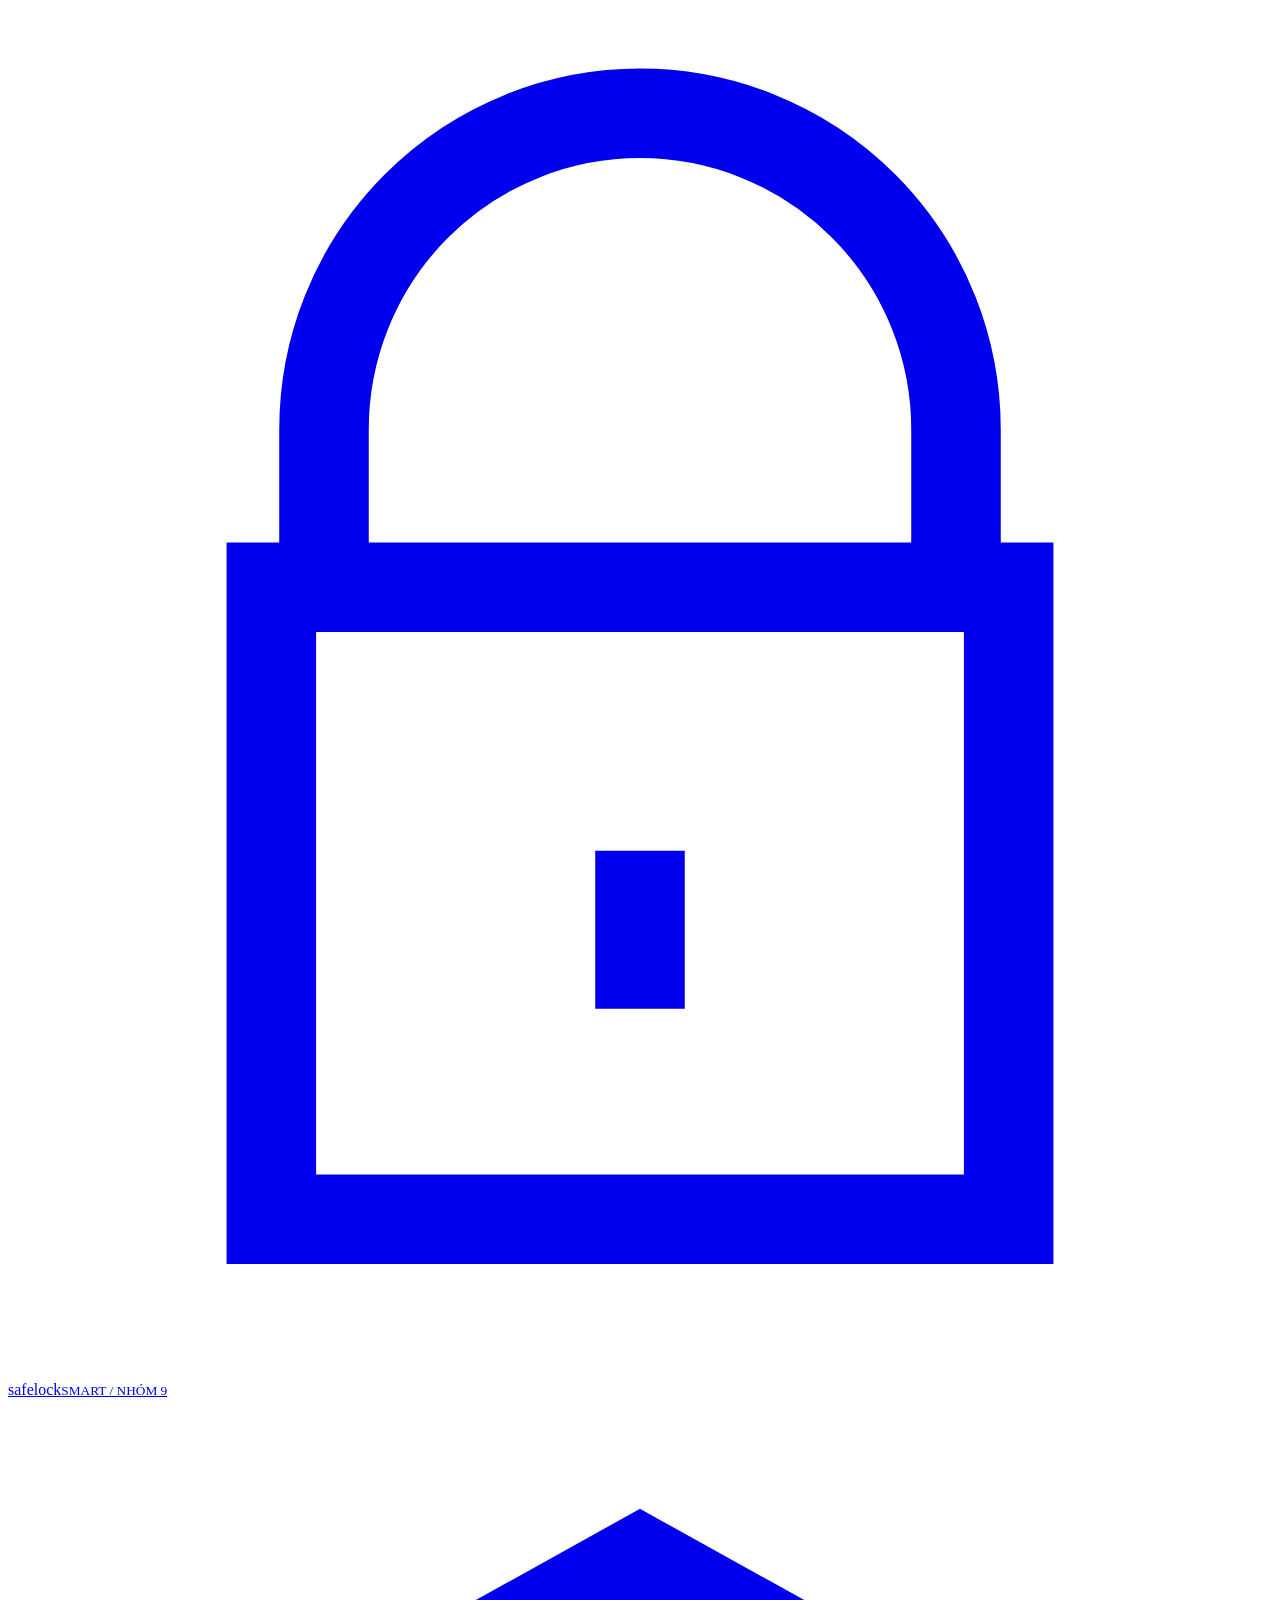
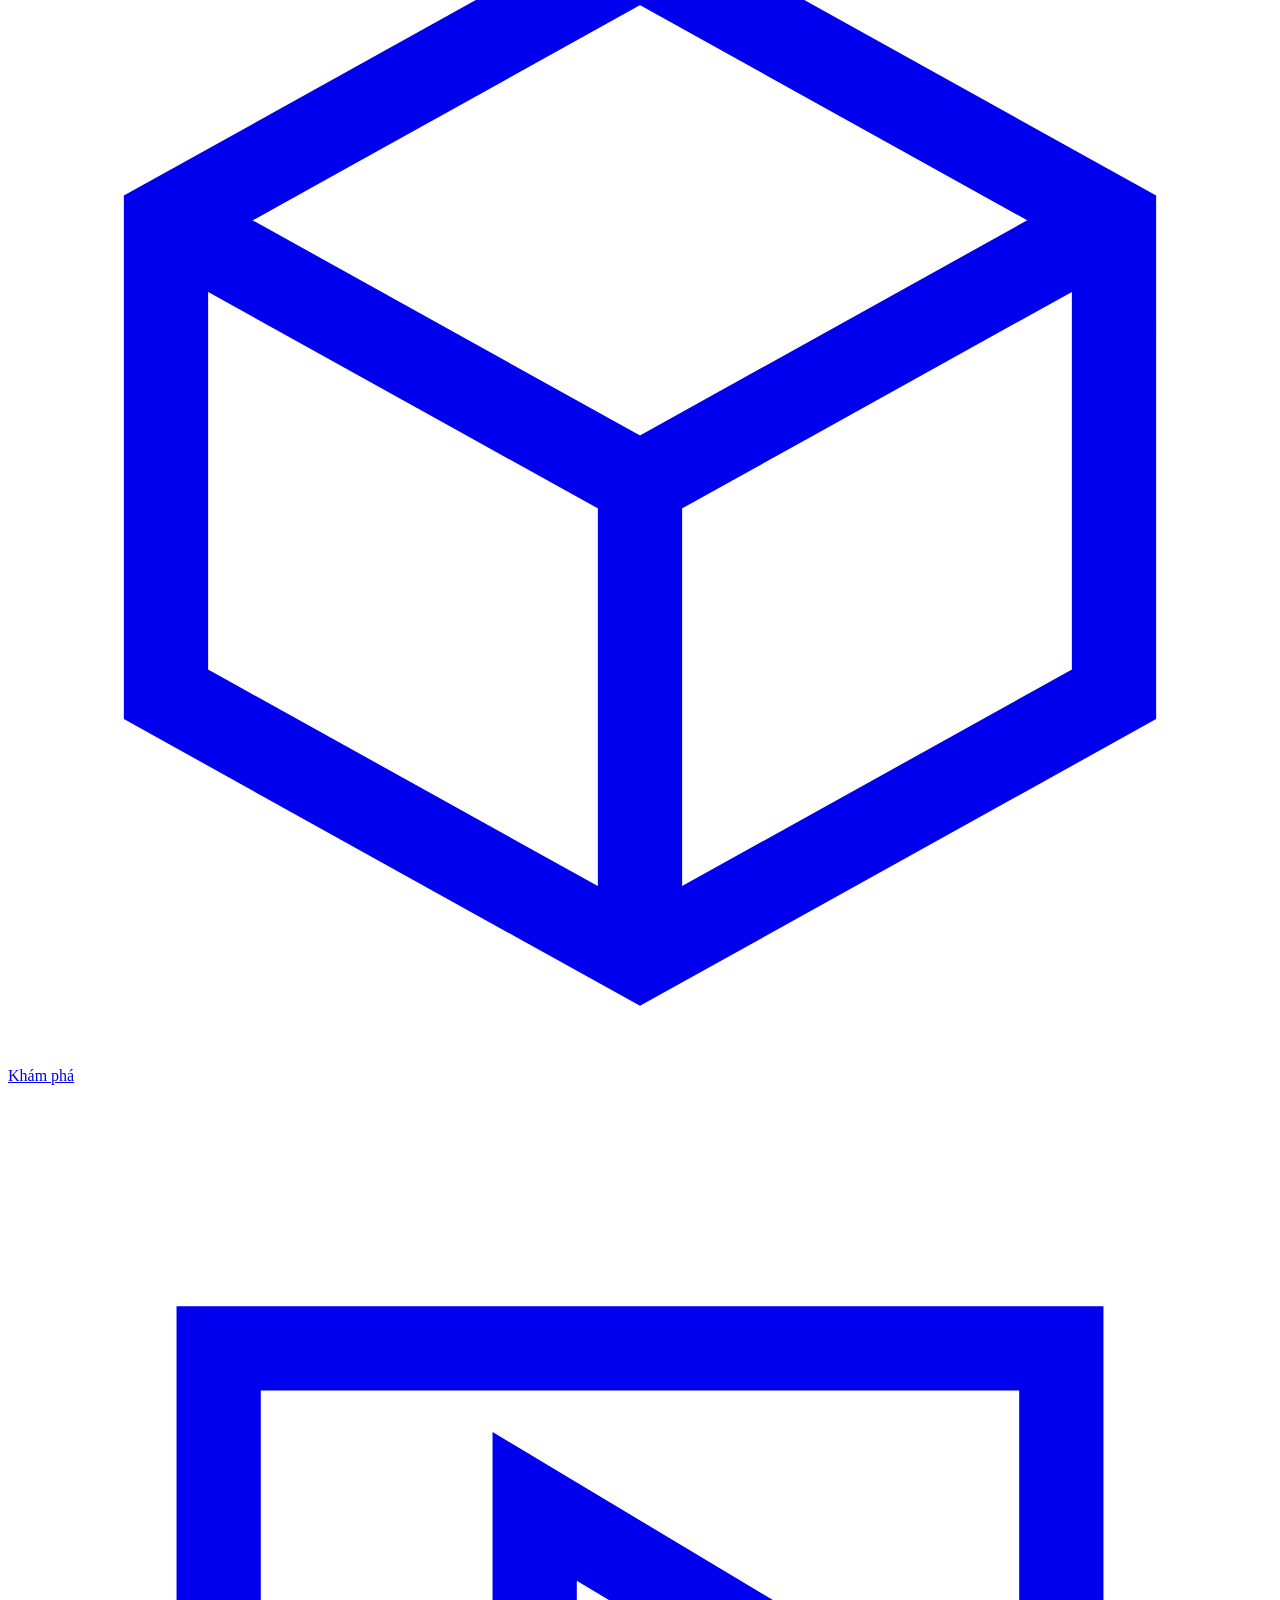
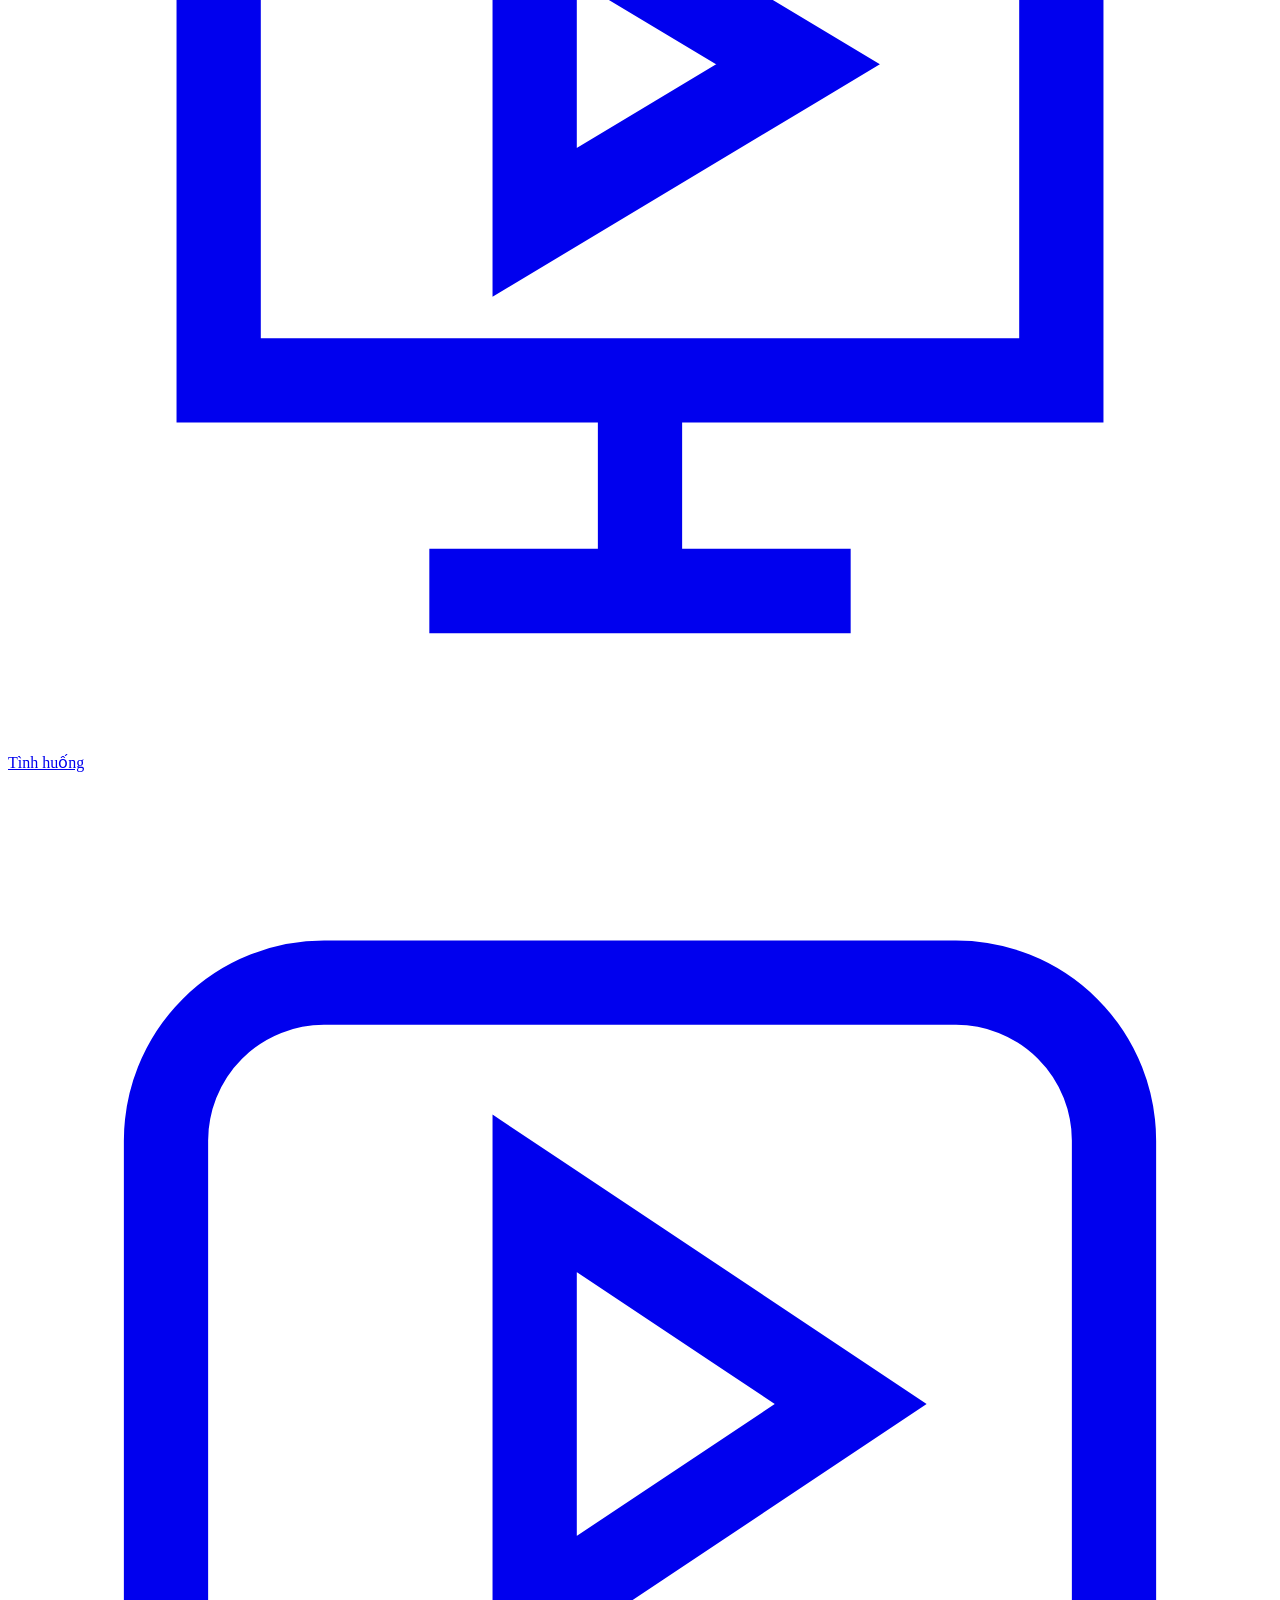
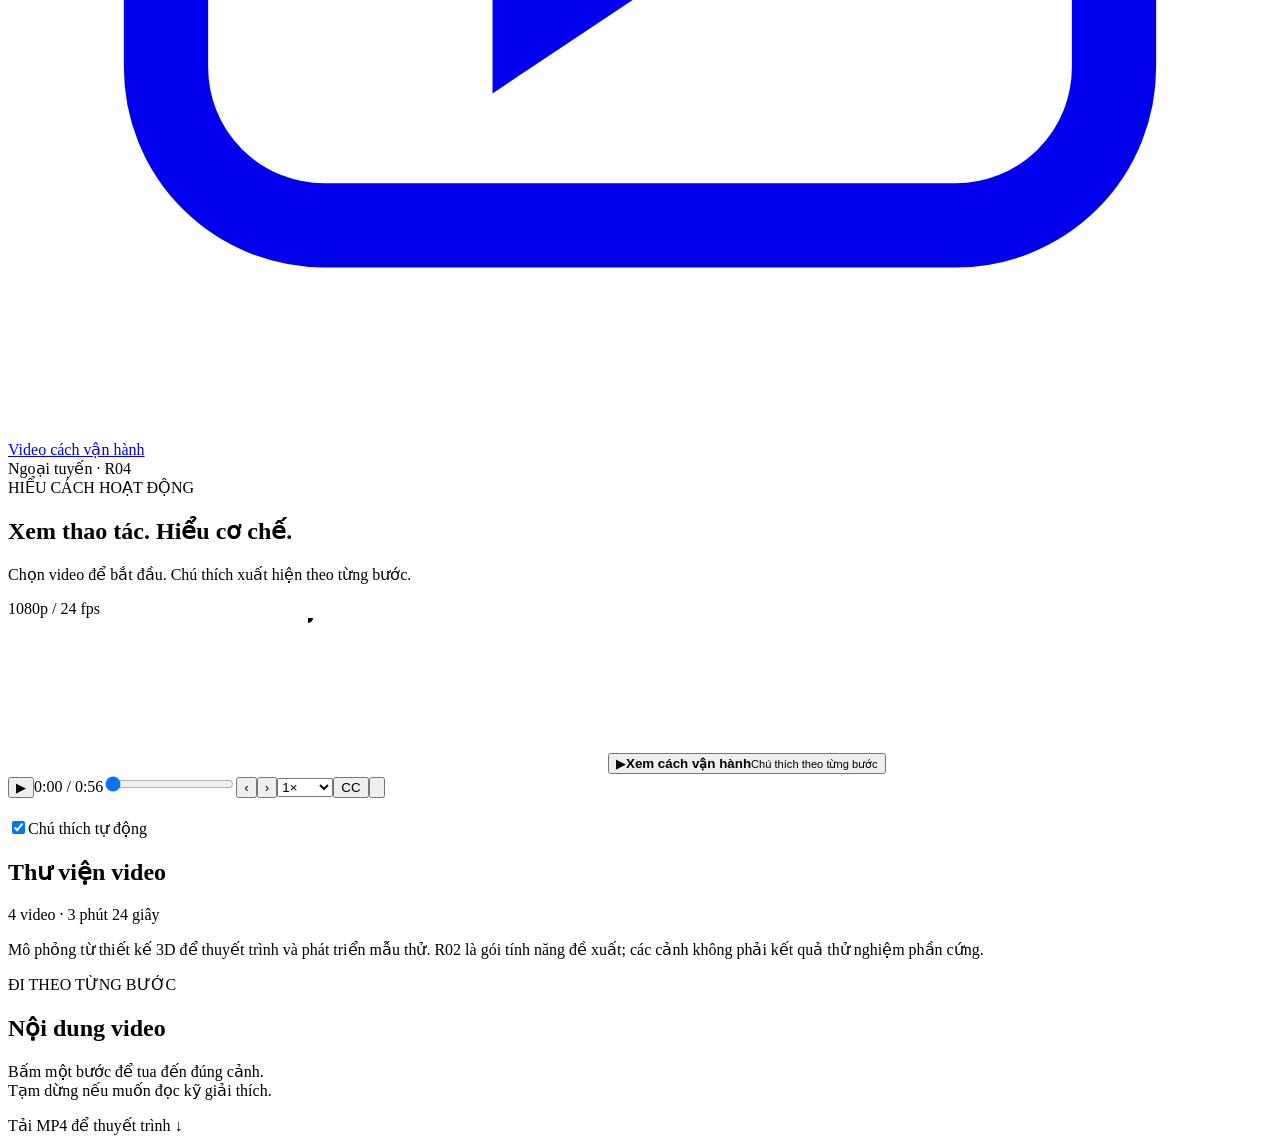
<file: G9_MotoKey_3D/video/page.html>
<!doctype html>
<html lang="vi"><head><meta charset="utf-8"><meta name="viewport" content="width=device-width,initial-scale=1"><meta name="theme-color" content="#edf3f0"><title>Video cách vận hành · SafeLock</title><style>/*__GLASS__*/
/*__STYLE__*/</style></head><body>
<header class="app-header"><a class="brand-link" href="../presentation/Mo_hinh_3D_SafeLock.html"><span class="brand-mark"><svg viewBox="0 0 24 26" fill="none" stroke="currentColor" stroke-width="1.7"><path d="M6 11V8a6 6 0 0 1 12 0v3M5 11h14v12H5zM12 16v3"/></svg></span><span><span class="brand-word">safe<span>lock</span></span><small class="brand-sub">SMART / NHÓM 9</small></span></a><nav class="app-tabs glass" aria-label="Chế độ trải nghiệm"><a href="../presentation/Mo_hinh_3D_SafeLock.html"><svg viewBox="0 0 24 24" fill="none" stroke="currentColor" stroke-width="1.6"><path d="m12 3 9 5v9l-9 5-9-5V8zM3 8l9 5 9-5m-9 5v9"/></svg>Khám phá</a><a href="../ung_dung_tren_xe/Mo_phong_SafeLock_tren_xe_may.html"><svg viewBox="0 0 24 24" fill="none" stroke="currentColor" stroke-width="1.6"><path d="M4 5h16v12H4zM8 21h8m-4-4v4M10 8l5 3-5 3z"/></svg>Tình huống</a><a class="active" aria-current="page" href="Video_cach_van_hanh.html"><svg viewBox="0 0 24 24" fill="none" stroke="currentColor" stroke-width="1.6"><rect x="3" y="4" width="18" height="16" rx="3"/><path d="m10 8 6 4-6 4z"/></svg>Video cách vận hành</a></nav><div class="header-meta"><span><i class="status-dot"></i>Ngoại tuyến · R04</span></div></header>
<main class="video-layout"><section class="watch-column"><div class="page-heading"><div><div class="section-kicker">HIỂU CÁCH HOẠT ĐỘNG</div><h1>Xem thao tác. Hiểu cơ chế.</h1><p>Chọn video để bắt đầu. Chú thích xuất hiện theo từng bước.</p></div><span class="quality">1080p <span>/</span> 24 fps</span></div>
<section class="player glass" id="player" aria-label="Trình phát video có chú thích"><div class="film-frame" id="film-frame"><video id="film" playsinline preload="metadata" aria-label="Video mô phỏng SafeLock"></video><svg id="cue-leader" aria-hidden="true"><path/><circle r="5"/></svg><button id="cue-point" class="cue-point" aria-label="Mở giải thích của bước hiện tại" hidden><span>i</span></button><button id="start-film" class="start-film" aria-label="Phát video và hiện giải thích"><span>▶</span><b>Xem cách vận hành</b><small>Chú thích theo từng bước</small></button><div id="film-error" role="alert" hidden>Chưa mở được video. Hãy giữ nguyên cấu trúc thư mục của bộ tải về và mở bằng Chrome hoặc Edge.</div></div>
<article id="cue-card" class="cue-card" aria-label="Giải thích bước đang xem" hidden><div class="cue-heading"><span id="cue-tag"></span><button id="close-cue" aria-label="Đóng giải thích của bước này">×</button></div><h2 id="cue-title"></h2><p id="cue-body"></p><div id="cue-detail"></div><footer><span id="cue-count"></span><button id="pause-read">Tạm dừng để đọc</button></footer></article>
<div class="video-controls"><button id="play-film" class="control play-control" aria-label="Phát video">▶</button><span class="video-time" id="film-time">0:00 / 0:56</span><input type="range" id="film-seek" min="0" max="5600" value="0" aria-label="Tua video"><button id="previous-chapter" class="control step-control" aria-label="Bước trước" title="Bước trước">‹</button><button id="next-chapter" class="control step-control" aria-label="Bước sau" title="Bước sau">›</button><select id="film-speed" aria-label="Tốc độ video"><option value="0.5">0,5×</option><option value="0.75">0,75×</option><option value="1" selected>1×</option><option value="1.5">1,5×</option><option value="2">2×</option></select><button id="captions" class="control" aria-label="Bật phụ đề" aria-pressed="false" title="Phụ đề tiếng Việt">CC</button><button id="fullscreen" class="control" aria-label="Xem toàn màn hình" title="Toàn màn hình"><svg viewBox="0 0 24 24" fill="none" stroke="currentColor" stroke-width="1.7"><path d="M8 3H3v5m13-5h5v5M3 16v5h5m13-5v5h-5"/></svg></button></div></section>
<div class="film-info"><div><div id="film-category" class="section-kicker"></div><h2 id="film-title"></h2><p id="film-subtitle"></p></div><label class="cue-switch"><input id="show-cues" type="checkbox" checked><span>Chú thích tự động</span></label></div>
<div class="library-heading"><h2>Thư viện video</h2><span>4 video · 3 phút 24 giây</span></div><div id="film-library" class="film-library" aria-label="Chọn video"></div>
<p class="scope-note">Mô phỏng từ thiết kế 3D để thuyết trình và phát triển mẫu thử. R02 là gói tính năng đề xuất; các cảnh không phải kết quả thử nghiệm phần cứng.</p></section>
<aside class="chapter-panel glass"><div class="chapter-header"><div class="section-kicker">ĐI THEO TỪNG BƯỚC</div><div><h2>Nội dung video</h2><span id="chapter-total"></span></div><p>Bấm một bước để tua đến đúng cảnh.<br>Tạm dừng nếu muốn đọc kỹ giải thích.</p></div><div id="chapters" class="chapters" aria-label="Các bước trong video"></div><a id="download-film" class="download-film" download>Tải MP4 để thuyết trình <span>↓</span></a></aside></main>
<div class="sr-only" role="status" aria-live="polite" id="video-status"></div><script>const FILM_LIBRARY=/*__LIBRARY__*/;</script><script>/*__PLAYER__*/</script></body></html>
</file>
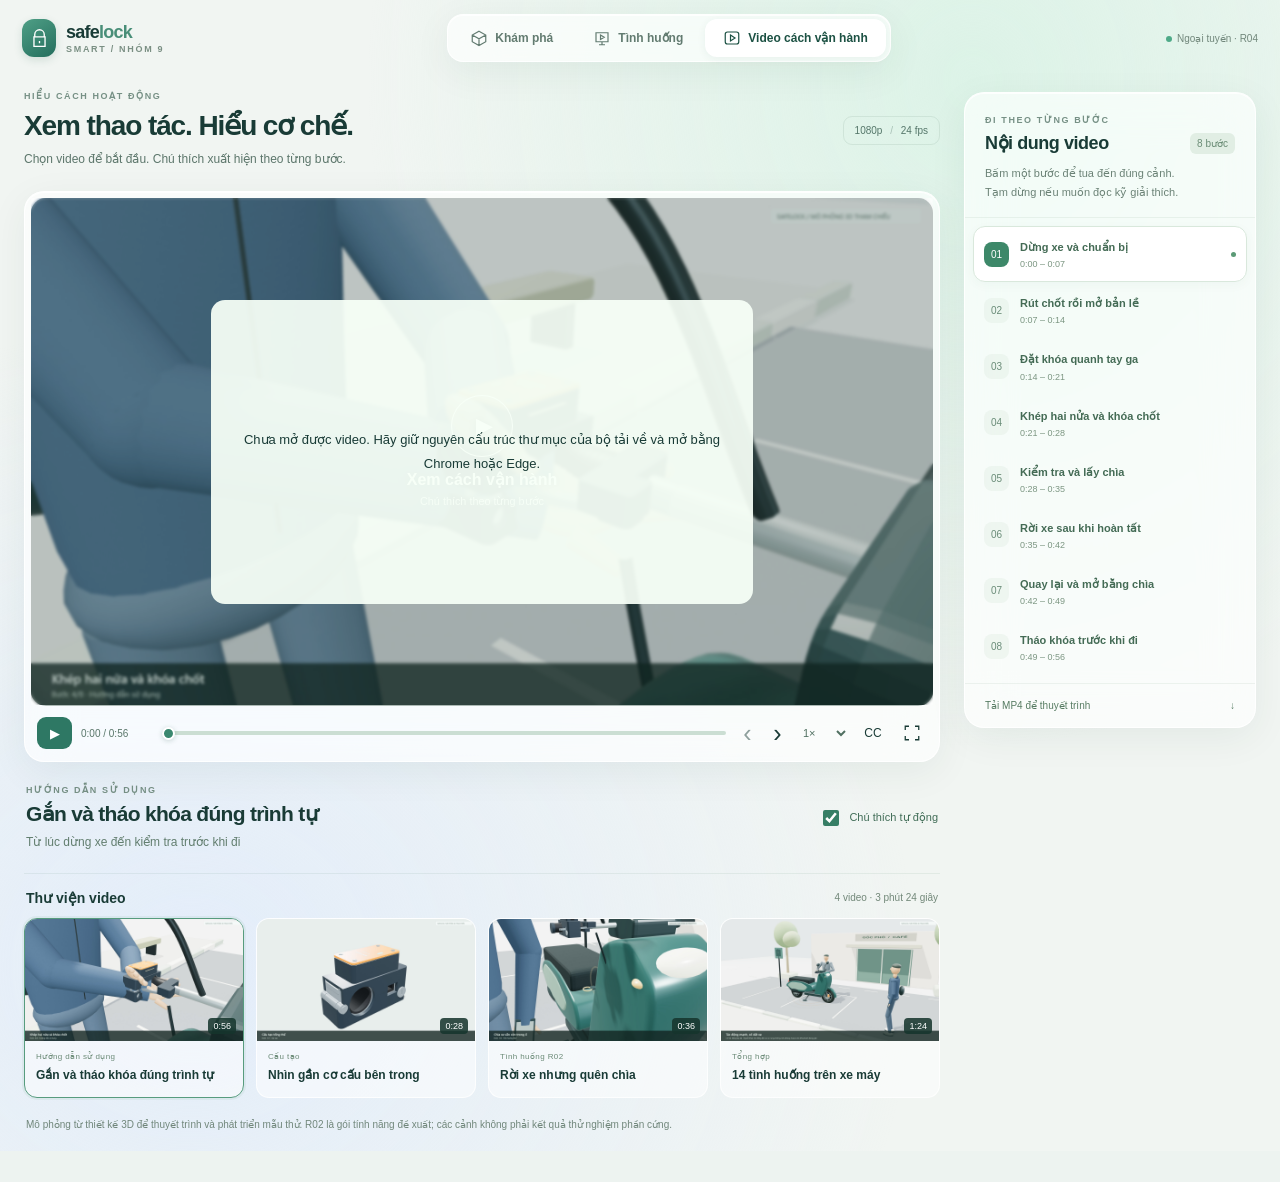
<file: G9_MotoKey_3D/video/Video_cach_van_hanh.html>
<!doctype html>
<html lang="vi"><head><meta charset="utf-8"><meta name="viewport" content="width=device-width,initial-scale=1"><meta name="theme-color" content="#edf3f0"><title>Video cách vận hành · SafeLock</title><style>:root{color-scheme:light;--bg:#edf3f0;--ink:#193b36;--muted:#5d7770;--line:rgba(41,83,71,.12);--glass:rgba(255,255,255,.67);--accent:#277e6c;--shadow:0 10px 38px #173e3210,0 1px 0 #ffffffd9 inset;--radius:22px;font-family:Inter,-apple-system,BlinkMacSystemFont,'Segoe UI',Arial,sans-serif;color:var(--ink);background:var(--bg)}*{box-sizing:border-box}body{margin:0;color:var(--ink);font-family:inherit;font-size:13px;background:radial-gradient(ellipse at 76% 7%,#dcf3e7 0,transparent 44%),radial-gradient(ellipse at 15% 84%,#e3edfa 0,transparent 47%),#f1f5f2}button,input,select{font:inherit}button,a,input,select{-webkit-tap-highlight-color:transparent}button{cursor:pointer}a{color:inherit}button:focus-visible,a:focus-visible,input:focus-visible,select:focus-visible,summary:focus-visible{outline:3px solid #4b9e8bb0;outline-offset:4px}button{color:inherit}button:disabled{cursor:default;opacity:.48}button svg,a svg{width:18px;height:18px;flex-shrink:0}button svg{pointer-events:none}.glass{background:var(--glass);border:1px solid rgba(255,255,255,.86);box-shadow:var(--shadow);backdrop-filter:blur(24px) saturate(145%);-webkit-backdrop-filter:blur(24px) saturate(145%)}.app-header{height:76px;margin:0 22px;display:flex;align-items:center;justify-content:space-between;gap:18px}.brand-link{text-decoration:none;display:flex;align-items:center;gap:10px;min-width:150px}.brand-mark{display:grid;place-items:center;width:34px;height:38px;border-radius:12px;background:linear-gradient(145deg,#4f9f86,#246e5d);color:white;box-shadow:0 3px 9px #215c4c26}.brand-mark svg{width:19px;height:23px}.brand-word{font-size:18px;font-weight:730;letter-spacing:-.75px}.brand-word span{color:#498e78}.brand-sub{display:block;font-size:9px;letter-spacing:1.7px;color:#7a8f83;margin-top:1px;font-weight:600}.app-tabs{display:flex;padding:4px;border-radius:16px;gap:4px}.app-tabs a{display:flex;align-items:center;justify-content:center;gap:7px;border-radius:12px;padding:10px 18px;font-size:12px;font-weight:600;text-decoration:none;color:#627b70;white-space:nowrap}.app-tabs a.active{color:#1c5143;background:#fff;box-shadow:0 2px 9px #214e4010}.header-meta{display:flex;align-items:center;gap:12px;color:#71877b;font-size:10px}.status-dot{display:inline-block;width:6px;height:6px;border-radius:50%;background:#4eaa88;margin-right:5px}.quiet-link{display:flex;align-items:center;gap:5px;text-decoration:none;color:#657f72;font-size:11px}.quiet-link svg{width:14px;height:14px}.icon-btn{width:38px;height:38px;display:inline-grid;place-items:center;border:1px solid transparent;border-radius:12px;background:transparent;flex-shrink:0;color:#4b6c5e}.icon-btn:hover{background:#ffffffb8}.icon-btn.active{background:#d8eee3;color:#20634e}.icon-btn[data-tip]{position:relative}.icon-btn[data-tip]:hover:after{content:attr(data-tip);position:absolute;right:calc(100% + 9px);top:7px;background:#24473ef2;color:white;font-size:10px;white-space:nowrap;padding:7px 9px;border-radius:7px;pointer-events:none}.section-kicker{font-size:9px;font-weight:700;letter-spacing:1.6px;color:#769085;text-transform:uppercase}.subtle-badge{display:inline-flex;align-items:center;gap:5px;font-size:9px;border:1px solid #71928224;background:#e7f1e6b5;color:#69866c;padding:5px 8px;border-radius:7px}.muted{color:var(--muted)}input[type=range]{appearance:none;-webkit-appearance:none;height:4px;border-radius:5px;background:#cbded3;cursor:pointer;accent-color:#3a8c73}input[type=range]::-webkit-slider-thumb{appearance:none;width:13px;height:13px;border-radius:50%;background:#3b886f;border:2px solid white;box-shadow:0 1px 5px #285b493b}input[type=range]:disabled{cursor:default;opacity:.45}input[type=checkbox]{accent-color:#367e65}.stage-hint{font-size:10px;color:#789087;display:flex;align-items:center;gap:6px}.stage-hint svg{width:14px;height:14px}.stage-hint b{font-weight:600;color:#567968}.part-inspector[hidden]{display:none}.part-inspector{position:absolute;inset:0;z-index:24;pointer-events:none}.part-leader{position:absolute;inset:0;width:100%;height:100%;overflow:visible;pointer-events:none}.part-leader path{stroke:#398b75;stroke-width:1.1;fill:none;stroke-linecap:round;stroke-linejoin:round;opacity:.82}.part-leader circle{fill:#3a9379;stroke:#f3fff9;stroke-width:2}.part-card{position:absolute;pointer-events:auto;border:1px solid #ffffffed;border-radius:15px;background:rgba(250,255,252,.92);box-shadow:0 18px 54px #173f3425,0 1px 0 white inset;backdrop-filter:blur(28px) saturate(135%);-webkit-backdrop-filter:blur(28px) saturate(135%);padding:15px 17px 12px;color:#20463b;animation:card-appear .16s ease-out}.part-card-top{display:flex;align-items:center;justify-content:space-between;gap:8px;margin-bottom:4px}.part-category{font-size:9px;font-weight:700;letter-spacing:1.2px;text-transform:uppercase;color:#65907b}.part-close{width:26px;height:26px;display:grid;place-items:center;border:0;border-radius:8px;color:#638574;background:#e7f1eac9;font-size:20px;line-height:1;flex-shrink:0}.part-close:hover{background:#d4e8dc}.part-title{font-size:17px;font-weight:650;letter-spacing:-.45px;line-height:1.35;margin:1px 0 8px}.part-description{font-size:12px;line-height:1.75;color:#577669;margin:0 0 12px}.part-spec{font-size:10px;line-height:1.6;font-weight:600;background:#e4f0e8a8;padding:8px 10px;border-radius:8px;color:#3c6b56}.part-detail-name{font-size:9px;color:#86a08f;margin-top:10px;line-height:1.5}.stage-toast{position:absolute;top:92px;left:50%;transform:translateX(-50%);padding:8px 12px;border-radius:10px;font-size:10px;white-space:nowrap;color:#5b806d;background:#f6fff8c9;border:1px solid white;z-index:7;box-shadow:0 2px 12px #3064460c;pointer-events:none}.no-motion *{transition:none!important;animation:none!important}.sr-only{position:absolute;width:1px;height:1px;overflow:hidden;clip:rect(0,0,0,0);white-space:nowrap}.backdrop{display:none}details>summary{list-style:none;cursor:pointer}details>summary::-webkit-details-marker{display:none}details>summary:after{content:'+';float:right;color:#7a9487;font-size:16px;font-weight:400}details[open]>summary:after{content:'−'}.capture .app-header,.capture .part-inspector,.capture .stage-toast,.capture .stage-hint,.capture .ui-only,.capture .backdrop{display:none!important}@keyframes card-appear{from{opacity:0;transform:translateY(4px)}to{opacity:1;transform:none}}@media(prefers-reduced-motion:reduce){*,*:before,*:after{scroll-behavior:auto!important;animation:none!important;transition:none!important}}@supports not (backdrop-filter:blur(1px)){.glass{background:#f7fbf8}.part-card{background:#fafffc}}@media(max-width:700px){.app-header{height:66px;margin:0 14px;gap:8px;flex-wrap:wrap}.header-meta{display:none}.brand-link{min-width:120px;gap:7px}.brand-word{font-size:16px}.brand-mark{width:30px;height:33px}.brand-sub{font-size:8px}.app-tabs{padding:3px;border-radius:13px;gap:0}.app-tabs a{font-size:10px;padding:9px 11px;border-radius:10px;gap:5px}.app-tabs a svg{width:14px;height:14px}.part-card{padding:13px 14px 11px}.part-title{font-size:16px}.part-description{font-size:11px}.stage-toast{font-size:9px;top:87px}.stage-hint{font-size:9px}}

body{min-height:100vh}.video-layout{max-width:1600px;margin:12px auto 30px;padding:0 24px;display:grid;grid-template-columns:minmax(0,1fr) 292px;gap:24px}.watch-column{min-width:0}.page-heading{display:flex;justify-content:space-between;gap:15px;align-items:center;margin:3px 0 22px}.page-heading h1{font-size:28px;font-weight:600;letter-spacing:-1.1px;margin:8px 0}.page-heading p{color:#5c766b;margin:0;font-size:12px;line-height:1.6}.quality{white-space:nowrap;font-size:10px;border:1px solid #aac5b855;padding:8px 11px;border-radius:9px;color:#547669}.quality span{opacity:.4;padding:0 5px}.player{position:relative;border-radius:20px;overflow:hidden;padding:6px}.film-frame{aspect-ratio:16/9;position:relative;border-radius:15px;overflow:hidden;background:#dfe7e3}.film-frame video{display:block;width:100%;height:100%;object-fit:contain;cursor:pointer}.film-frame video::cue{font:15px 'Segoe UI',sans-serif;background:#112d26dd;color:white}.start-film{position:absolute;inset:0;width:100%;display:flex;flex-direction:column;align-items:center;justify-content:center;background:#1431273d;backdrop-filter:blur(1.5px);color:white;border:0;text-shadow:0 1px 8px #183f37}.start-film>span{display:grid;place-items:center;padding-left:4px;width:62px;height:62px;border-radius:50%;border:1px solid #ffffffe6;background:#f7fff92b;backdrop-filter:blur(15px);font-size:22px;box-shadow:0 8px 40px #15382c1a}.start-film b{font-size:16px;margin:13px 0 6px;font-weight:600}.start-film small{opacity:.85}.start-film[hidden],.cue-card[hidden],.cue-point[hidden],#film-error[hidden]{display:none}#film-error{position:absolute;inset:20%;display:grid;place-items:center;text-align:center;line-height:1.8;padding:20px;background:#f7fff7ef;border-radius:14px}.video-controls{min-height:49px;display:flex;gap:9px;align-items:center;padding:6px 6px 0}.control{flex-shrink:0;border:0;background:transparent;border-radius:9px;display:grid;place-items:center;width:30px;height:32px;font-size:12px}.control:hover{background:#d8e9df}.play-control{background:#2e7864;color:white;width:35px;font-size:13px}.play-control:hover{background:#246451}.step-control{font-size:25px;width:21px}.video-time{font-size:10px;color:#59766a;font-variant-numeric:tabular-nums;white-space:nowrap;min-width:70px}#film-seek{flex:1;min-width:30px}#film-speed{color:#507061;border:0;background:transparent;border-radius:7px;padding:6px 2px;font-size:11px}.control[aria-pressed=true]{background:#cae6d8;color:#19543d}.cue-point{position:absolute;width:26px;height:26px;transform:translate(-50%,-50%);display:grid;place-items:center;border:1px solid white;border-radius:50%;background:#317d68d9;color:white;box-shadow:0 0 0 5px #d9f2e342,0 2px 9px #123b3155;font-size:11px;z-index:4}.cue-point:hover{background:#194e3f}#cue-leader{position:absolute;inset:0;width:100%;height:100%;pointer-events:none;z-index:2}#cue-leader path{fill:none;stroke:#e9fff3;stroke-width:1.4;filter:drop-shadow(0 1px 2px #204c43)}#cue-leader circle{fill:#34856e;stroke:white;stroke-width:2}.cue-card{position:absolute;z-index:5;width:300px;background:#f8fffaf2;color:#244b3d;border-radius:13px;box-shadow:0 16px 45px #142f3538,inset 0 1px 0 white;border:1px solid #fffffff2;backdrop-filter:blur(20px);padding:13px 15px 10px;animation:card-appear .16s ease-out}.cue-heading{display:flex;align-items:center;justify-content:space-between;gap:8px}.cue-heading>span{font-size:8px;font-weight:700;letter-spacing:1.5px;color:#54856c}.cue-heading button{border:0;border-radius:7px;background:#e4f0e8;color:#567b65;font-size:19px;width:24px;height:24px;line-height:20px}.cue-card h2{font-size:16px;line-height:1.4;letter-spacing:-.35px;font-weight:600;margin:4px 0 7px}.cue-card p{font-size:11px;line-height:1.75;margin:0 0 10px;color:#4a6c5c}.cue-card #cue-detail{font-size:10px;line-height:1.6;padding:9px;background:#e6f0e9b8;border-radius:8px;color:#4e735b}.cue-card footer{display:flex;justify-content:space-between;align-items:center;padding-top:9px;gap:8px;font-size:9px;color:#638573}.cue-card footer button{border:0;background:none;color:#397b5a;font-size:9px;padding:4px}.film-info{display:flex;align-items:center;justify-content:space-between;gap:18px;padding:23px 2px 22px}.film-info h2{font-size:21px;font-weight:600;letter-spacing:-.7px;margin:7px 0}.film-info p{font-size:12px;color:#627e6f;margin:0;line-height:1.5}.cue-switch{display:flex;gap:7px;align-items:center;font-size:11px;white-space:nowrap;color:#416d57}.cue-switch input{width:16px;height:16px}.library-heading{display:flex;justify-content:space-between;align-items:center;padding:16px 2px 12px;border-top:1px solid #386d4f15}.library-heading h2{font-size:14px;font-weight:600;margin:0}.library-heading span{font-size:10px;color:#728879}.film-library{display:grid;grid-template-columns:repeat(4,minmax(0,1fr));gap:12px}.film-tile{text-align:left;border:1px solid #ffffffc4;border-radius:13px;background:#ffffff85;overflow:hidden;padding:0;transition:box-shadow .2s}.film-tile:hover{box-shadow:0 7px 20px #31574517}.film-tile.active{border-color:#579c7e;box-shadow:0 0 0 2px #6ea98a1a}.tile-image{aspect-ratio:16/9;position:relative;background:#dbe6df}.tile-image img{width:100%;height:100%;object-fit:cover;display:block}.tile-image .duration{position:absolute;bottom:7px;right:7px;background:#15352ddb;color:white;padding:3px 5px;border-radius:4px;font-size:9px}.tile-play{position:absolute;inset:0;display:grid;place-items:center;color:#fff;opacity:0;background:#143c3026;transition:opacity .2s;font-size:21px}.film-tile:hover .tile-play{opacity:1}.tile-copy{padding:11px 11px 13px}.tile-copy small{color:#6c8b78;display:block;font-size:8px;letter-spacing:.4px;margin-bottom:5px}.tile-copy strong{font-size:12px;font-weight:600;line-height:1.5;display:block}.scope-note{font-size:10px;color:#71877b;line-height:1.7;margin:18px 2px}.chapter-panel{border-radius:20px;align-self:start;position:sticky;top:20px;overflow:hidden;margin-top:4px}.chapter-header{padding:22px 20px 16px;border-bottom:1px solid #41715314}.chapter-header>div:nth-child(2){display:flex;justify-content:space-between;align-items:center;margin-top:7px}.chapter-header h2{font-size:18px;font-weight:600;letter-spacing:-.45px;margin:0}.chapter-header #chapter-total{font-size:10px;color:#6a8c75;background:#e1eee4;padding:5px 7px;border-radius:6px}.chapter-header p{font-size:11px;color:#6b8276;line-height:1.7;margin:10px 0 0}.chapters{padding:8px;max-height:calc(100vh - 295px);overflow:auto;scrollbar-width:thin;scrollbar-color:#c2d7c9 transparent}.chapter-button{display:flex;gap:11px;width:100%;text-align:left;border:1px solid transparent;background:transparent;border-radius:12px;padding:12px 10px;align-items:center}.chapter-button:hover{background:#f6fff899}.chapter-button.active{background:#fff;border-color:#d9e8dc;box-shadow:0 3px 12px #295b3d09}.chapter-number{width:25px;height:25px;flex-shrink:0;display:grid;place-items:center;background:#dfece36b;color:#6a8c78;font-size:10px;border-radius:8px}.chapter-button.active .chapter-number{background:#3d8869;color:white}.chapter-copy{flex:1;min-width:0}.chapter-copy strong{display:block;font-size:11px;line-height:1.55;font-weight:600;color:#446b55}.chapter-copy small{display:block;font-size:9px;font-variant-numeric:tabular-nums;color:#7c9682;margin-top:3px}.chapter-indicator{width:5px;height:5px;border-radius:50%;background:#5b9a76;opacity:0}.chapter-button.active .chapter-indicator{opacity:1}.download-film{display:flex;justify-content:space-between;font-size:10px;color:#577c63;border-top:1px solid #476e5514;padding:16px 20px;text-decoration:none}.download-film:hover{background:#fff8}.player:fullscreen{background:#182a25;display:flex;flex-direction:column;justify-content:center;padding:0;border:0;border-radius:0}.player:fullscreen .film-frame{width:min(100%,calc((100vh - 60px)*16/9));align-self:center;border-radius:0;flex-shrink:0}.player:fullscreen .video-controls{color:#d9ece1;flex:0 0 54px;padding:7px 16px;max-width:1600px;width:100%;align-self:center}.player:fullscreen .video-time,.player:fullscreen #film-speed{color:#d9ece1}.player:fullscreen #film-speed option{color:#244a39}.player:fullscreen .control:hover{background:#3f6353}.player:fullscreen .cue-card{top:16%!important}.player:fullscreen .start-film{backdrop-filter:none}
@media(min-width:1800px){.video-layout{margin-top:25px}}
@media(max-width:1100px){.video-layout{grid-template-columns:minmax(0,1fr) 248px;gap:16px;padding:0 18px}.cue-card{width:265px;padding:11px 12px 9px}.cue-card h2{font-size:14px}.cue-card p{font-size:10px;line-height:1.65}.cue-card #cue-detail{font-size:9px}.page-heading h1{font-size:25px}.film-library{grid-template-columns:repeat(2,minmax(0,1fr))}.app-tabs a{padding:10px 12px}.header-meta{display:none}.film-info{align-items:start;flex-direction:column;gap:12px}}
@media(max-width:850px){.video-layout{display:flex;flex-direction:column;margin-top:10px;padding:0 14px}.chapter-panel{position:static;margin-top:0}.chapter-header{padding:18px}.chapter-header p br{display:none}.chapters{display:grid;grid-template-columns:1fr 1fr;max-height:340px}.cue-card{position:relative!important;top:auto!important;left:auto!important;width:auto;margin:8px 3px 2px;box-shadow:0 3px 10px #21412d0b;background:#f6fff8}.cue-card h2{font-size:16px}.cue-card p{font-size:12px}.cue-card #cue-detail{font-size:11px}.cue-card footer{font-size:10px}.cue-card footer button{font-size:10px}.player{display:flex;flex-direction:column}.film-frame{order:0;flex-shrink:0}.video-controls{order:1}.cue-card{order:2}#cue-leader{display:none}.page-heading{margin-bottom:16px}.page-heading h1{font-size:25px}.player:fullscreen .film-frame{width:min(100%,calc((100vh - 260px)*16/9))}.player:fullscreen .cue-card{top:auto!important;margin:5px 10px 8px;align-self:center;width:min(94%,680px)}.player:fullscreen .video-controls{flex:0 0 45px}.scope-note{margin-bottom:0}.film-library{grid-template-columns:repeat(4,minmax(0,1fr))}}
@media(max-width:700px){.app-header{height:112px;padding:10px 0 9px;align-content:space-between;row-gap:8px}.app-header>.app-tabs{order:3;width:100%;justify-content:center}.app-tabs a{padding:9px 10px;flex:1}.app-tabs a svg{display:none}.page-heading h1{font-size:23px}.quality{display:none}.film-info h2{font-size:19px}.film-library{grid-template-columns:repeat(2,minmax(0,1fr))}.video-controls{gap:5px;padding:4px 1px 0}.video-time{font-size:9px;min-width:65px}.step-control{display:none}.control{width:28px}.video-controls #film-speed{font-size:10px;width:45px}.play-control{width:32px}.cue-card{padding:12px}.chapters{grid-template-columns:1fr;max-height:360px}.cue-card p{line-height:1.7}.film-info{padding:19px 2px}.page-heading p{font-size:11px}.library-heading span{font-size:9px}}
</style></head><body>
<header class="app-header"><a class="brand-link" href="../presentation/Mo_hinh_3D_SafeLock.html"><span class="brand-mark"><svg viewBox="0 0 24 26" fill="none" stroke="currentColor" stroke-width="1.7"><path d="M6 11V8a6 6 0 0 1 12 0v3M5 11h14v12H5zM12 16v3"/></svg></span><span><span class="brand-word">safe<span>lock</span></span><small class="brand-sub">SMART / NHÓM 9</small></span></a><nav class="app-tabs glass" aria-label="Chế độ trải nghiệm"><a href="../presentation/Mo_hinh_3D_SafeLock.html"><svg viewBox="0 0 24 24" fill="none" stroke="currentColor" stroke-width="1.6"><path d="m12 3 9 5v9l-9 5-9-5V8zM3 8l9 5 9-5m-9 5v9"/></svg>Khám phá</a><a href="../ung_dung_tren_xe/Mo_phong_SafeLock_tren_xe_may.html"><svg viewBox="0 0 24 24" fill="none" stroke="currentColor" stroke-width="1.6"><path d="M4 5h16v12H4zM8 21h8m-4-4v4M10 8l5 3-5 3z"/></svg>Tình huống</a><a class="active" aria-current="page" href="Video_cach_van_hanh.html"><svg viewBox="0 0 24 24" fill="none" stroke="currentColor" stroke-width="1.6"><rect x="3" y="4" width="18" height="16" rx="3"/><path d="m10 8 6 4-6 4z"/></svg>Video cách vận hành</a></nav><div class="header-meta"><span><i class="status-dot"></i>Ngoại tuyến · R04</span></div></header>
<main class="video-layout"><section class="watch-column"><div class="page-heading"><div><div class="section-kicker">HIỂU CÁCH HOẠT ĐỘNG</div><h1>Xem thao tác. Hiểu cơ chế.</h1><p>Chọn video để bắt đầu. Chú thích xuất hiện theo từng bước.</p></div><span class="quality">1080p <span>/</span> 24 fps</span></div>
<section class="player glass" id="player" aria-label="Trình phát video có chú thích"><div class="film-frame" id="film-frame"><video id="film" playsinline preload="metadata" aria-label="Video mô phỏng SafeLock"></video><svg id="cue-leader" aria-hidden="true"><path/><circle r="5"/></svg><button id="cue-point" class="cue-point" aria-label="Mở giải thích của bước hiện tại" hidden><span>i</span></button><button id="start-film" class="start-film" aria-label="Phát video và hiện giải thích"><span>▶</span><b>Xem cách vận hành</b><small>Chú thích theo từng bước</small></button><div id="film-error" role="alert" hidden>Chưa mở được video. Hãy giữ nguyên cấu trúc thư mục của bộ tải về và mở bằng Chrome hoặc Edge.</div></div>
<article id="cue-card" class="cue-card" aria-label="Giải thích bước đang xem" hidden><div class="cue-heading"><span id="cue-tag"></span><button id="close-cue" aria-label="Đóng giải thích của bước này">×</button></div><h2 id="cue-title"></h2><p id="cue-body"></p><div id="cue-detail"></div><footer><span id="cue-count"></span><button id="pause-read">Tạm dừng để đọc</button></footer></article>
<div class="video-controls"><button id="play-film" class="control play-control" aria-label="Phát video">▶</button><span class="video-time" id="film-time">0:00 / 0:56</span><input type="range" id="film-seek" min="0" max="5600" value="0" aria-label="Tua video"><button id="previous-chapter" class="control step-control" aria-label="Bước trước" title="Bước trước">‹</button><button id="next-chapter" class="control step-control" aria-label="Bước sau" title="Bước sau">›</button><select id="film-speed" aria-label="Tốc độ video"><option value="0.5">0,5×</option><option value="0.75">0,75×</option><option value="1" selected>1×</option><option value="1.5">1,5×</option><option value="2">2×</option></select><button id="captions" class="control" aria-label="Bật phụ đề" aria-pressed="false" title="Phụ đề tiếng Việt">CC</button><button id="fullscreen" class="control" aria-label="Xem toàn màn hình" title="Toàn màn hình"><svg viewBox="0 0 24 24" fill="none" stroke="currentColor" stroke-width="1.7"><path d="M8 3H3v5m13-5h5v5M3 16v5h5m13-5v5h-5"/></svg></button></div></section>
<div class="film-info"><div><div id="film-category" class="section-kicker"></div><h2 id="film-title"></h2><p id="film-subtitle"></p></div><label class="cue-switch"><input id="show-cues" type="checkbox" checked><span>Chú thích tự động</span></label></div>
<div class="library-heading"><h2>Thư viện video</h2><span>4 video · 3 phút 24 giây</span></div><div id="film-library" class="film-library" aria-label="Chọn video"></div>
<p class="scope-note">Mô phỏng từ thiết kế 3D để thuyết trình và phát triển mẫu thử. R02 là gói tính năng đề xuất; các cảnh không phải kết quả thử nghiệm phần cứng.</p></section>
<aside class="chapter-panel glass"><div class="chapter-header"><div class="section-kicker">ĐI THEO TỪNG BƯỚC</div><div><h2>Nội dung video</h2><span id="chapter-total"></span></div><p>Bấm một bước để tua đến đúng cảnh.<br>Tạm dừng nếu muốn đọc kỹ giải thích.</p></div><div id="chapters" class="chapters" aria-label="Các bước trong video"></div><a id="download-film" class="download-film" download>Tải MP4 để thuyết trình <span>↓</span></a></aside></main>
<div class="sr-only" role="status" aria-live="polite" id="video-status"></div><script>const FILM_LIBRARY=[{"id": "operation", "title": "Gắn và tháo khóa đúng trình tự", "subtitle": "Từ lúc dừng xe đến kiểm tra trước khi đi", "duration": 56, "src": "Van_hanh_SafeLock_chi_tiet.mp4", "engine": "vehicle", "tag": "Hướng dẫn sử dụng", "chapters": [{"start": 0, "end": 7, "title": "Dừng xe và chuẩn bị", "body": "Tắt máy, dựng xe vững. Chọn đệm vừa tay ga và kiểm tra khoảng hở quanh tay phanh.", "detail": "Xe trong cảnh là xe tham chiếu dùng chìa cơ. Với xe Smart Key, mang FOB theo người.", "anchor": "lock", "tag": "CHUẨN BỊ"}, {"start": 7, "end": 14, "title": "Rút chốt rồi mở bản lề", "body": "Chìa điều khiển rút chốt trước. Sau khi chốt đã ra khỏi tai khóa mới mở nửa trên.", "detail": "Không dùng lực ép bản lề khi chốt còn giữ.", "anchor": "bolt", "tag": "KHÓA CƠ"}, {"start": 14, "end": 21, "title": "Đặt khóa quanh tay ga", "body": "Đệm dưới ôm tay ga. Giữ tay phanh ở vị trí đã bóp và đưa vào đúng rãnh đệm.", "detail": "Chọn đệm theo xe thật; không ép đóng để bù kích thước sai.", "anchor": "liner", "tag": "TIẾP XÚC VỚI XE"}, {"start": 21, "end": 28, "title": "Khép hai nửa và khóa chốt", "body": "Hạ nửa trên, để tai khóa vào hộp nhận rồi dùng chìa đưa chốt về vị trí giữ.", "detail": "Trình tự: bản lề khép → tai vào đúng chỗ → chốt giữ.", "anchor": "bolt", "tag": "KHÓA CƠ"}, {"start": 28, "end": 35, "title": "Kiểm tra và lấy chìa", "body": "Kéo kiểm tra khóa đã giữ chắc. Rút chìa SafeLock và mang theo chìa xe hoặc FOB.", "detail": "Cảm biến Hall chỉ biết hai nửa áp sát; không thay việc kiểm tra chốt bằng tay.", "anchor": "key", "tag": "KIỂM TRA"}, {"start": 35, "end": 42, "title": "Rời xe sau khi hoàn tất", "body": "Khóa vẫn gắn trên xe. Điện tử có thể chuyển sang giám sát rung và cập nhật theo điều kiện nguồn, sóng.", "detail": "Định vị hỗ trợ theo dõi khi thiết bị còn gắn trên xe.", "anchor": "lock", "tag": "KHI ĐỖ"}, {"start": 42, "end": 49, "title": "Quay lại và mở bằng chìa", "body": "Dùng chìa rút chốt, sau đó mở bản lề. Phần cơ khí vẫn mở bằng chìa khi pin cạn.", "detail": "Ứng dụng không tự mở khóa cơ trong thiết kế này.", "anchor": "bolt", "tag": "MỞ KHÓA"}, {"start": 49, "end": 56, "title": "Tháo khóa trước khi đi", "body": "Tháo toàn bộ thiết bị, nhả phanh và kiểm tra tay ga hồi về bình thường trước khi khởi hành.", "detail": "Cất khóa gọn; không để thiết bị treo trên tay lái khi chạy.", "anchor": "brake", "tag": "TRƯỚC KHI ĐI"}], "poster": "posters/operation.jpg", "anchors": [{"time": 0.0, "points": {"lock": {"x": 0.4333012357794264, "y": 0.46284144358438134}, "bolt": {"x": 0.441855570453889, "y": 0.4791789304855684}, "liner": {"x": 0.42907608993316515, "y": 0.47146909920591373}, "key": {"x": 0.43814249045053716, "y": 0.48097286177124554}, "brake": {"x": 0.49340813017467006, "y": 0.4265416204123859}}}, {"time": 0.5, "points": {"lock": {"x": 0.4333012357794264, "y": 0.46284144358438134}, "bolt": {"x": 0.441855570453889, "y": 0.4791789304855684}, "liner": {"x": 0.42907608993316515, "y": 0.47146909920591373}, "key": {"x": 0.43814249045053716, "y": 0.48097286177124554}, "brake": {"x": 0.49340813017467006, "y": 0.4265416204123859}}}, {"time": 1.0, "points": {"lock": {"x": 0.4333012357794264, "y": 0.46284144358438134}, "bolt": {"x": 0.441855570453889, "y": 0.4791789304855684}, "liner": {"x": 0.42907608993316515, "y": 0.47146909920591373}, "key": {"x": 0.43814249045053716, "y": 0.48097286177124554}, "brake": {"x": 0.49340813017467006, "y": 0.4265416204123859}}}, {"time": 1.5, "points": {"lock": {"x": 0.4333012357794264, "y": 0.46284144358438134}, "bolt": {"x": 0.441855570453889, "y": 0.4791789304855684}, "liner": {"x": 0.42907608993316515, "y": 0.47146909920591373}, "key": {"x": 0.43814249045053716, "y": 0.48097286177124554}, "brake": {"x": 0.49340813017467006, "y": 0.4265416204123859}}}, {"time": 2.0, "points": {"lock": {"x": 0.4333012357794264, "y": 0.46284144358438134}, "bolt": {"x": 0.441855570453889, "y": 0.4791789304855684}, "liner": {"x": 0.42907608993316515, "y": 0.47146909920591373}, "key": {"x": 0.43814249045053716, "y": 0.48097286177124554}, "brake": {"x": 0.49340813017467006, "y": 0.4265416204123859}}}, {"time": 2.5, "points": {"lock": {"x": 0.4333012357794264, "y": 0.46284144358438134}, "bolt": {"x": 0.441855570453889, "y": 0.4791789304855684}, "liner": {"x": 0.42907608993316515, "y": 0.47146909920591373}, "key": {"x": 0.43814249045053716, "y": 0.48097286177124554}, "brake": {"x": 0.49340813017467006, "y": 0.4265416204123859}}}, {"time": 3.0, "points": {"lock": {"x": 0.4333012357794264, "y": 0.46284144358438134}, "bolt": {"x": 0.441855570453889, "y": 0.4791789304855684}, "liner": {"x": 0.42907608993316515, "y": 0.47146909920591373}, "key": {"x": 0.43814249045053716, "y": 0.48097286177124554}, "brake": {"x": 0.49340813017467006, "y": 0.4265416204123859}}}, {"time": 3.5, "points": {"lock": {"x": 0.4333012357794264, "y": 0.46284144358438134}, "bolt": {"x": 0.441855570453889, "y": 0.4791789304855684}, "liner": {"x": 0.42907608993316515, "y": 0.47146909920591373}, "key": {"x": 0.43814249045053716, "y": 0.48097286177124554}, "brake": {"x": 0.49340813017467006, "y": 0.4265416204123859}}}, {"time": 4.0, "points": {"lock": {"x": 0.4333012357794264, "y": 0.46284144358438134}, "bolt": {"x": 0.441855570453889, "y": 0.4791789304855684}, "liner": {"x": 0.42907608993316515, "y": 0.47146909920591373}, "key": {"x": 0.43814249045053716, "y": 0.48097286177124554}, "brake": {"x": 0.49340813017467006, "y": 0.4265416204123859}}}, {"time": 4.5, "points": {"lock": {"x": 0.4333012357794264, "y": 0.46284144358438134}, "bolt": {"x": 0.441855570453889, "y": 0.4791789304855684}, "liner": {"x": 0.42907608993316515, "y": 0.47146909920591373}, "key": {"x": 0.43814249045053716, "y": 0.48097286177124554}, "brake": {"x": 0.49340813017467006, "y": 0.4265416204123859}}}, {"time": 5.0, "points": {"lock": {"x": 0.4333012357794264, "y": 0.46284144358438134}, "bolt": {"x": 0.441855570453889, "y": 0.4791789304855684}, "liner": {"x": 0.42907608993316515, "y": 0.47146909920591373}, "key": {"x": 0.43814249045053716, "y": 0.48097286177124554}, "brake": {"x": 0.49340813017467006, "y": 0.4265416204123859}}}, {"time": 5.5, "points": {"lock": {"x": 0.4333012357794264, "y": 0.46284144358438134}, "bolt": {"x": 0.441855570453889, "y": 0.4791789304855684}, "liner": {"x": 0.42907608993316515, "y": 0.47146909920591373}, "key": {"x": 0.43814249045053716, "y": 0.48097286177124554}, "brake": {"x": 0.49340813017467006, "y": 0.4265416204123859}}}, {"time": 6.0, "points": {"lock": {"x": 0.4333012357794264, "y": 0.46284144358438134}, "bolt": {"x": 0.441855570453889, "y": 0.4791789304855684}, "liner": {"x": 0.42907608993316515, "y": 0.47146909920591373}, "key": {"x": 0.43814249045053716, "y": 0.48097286177124554}, "brake": {"x": 0.49340813017467006, "y": 0.4265416204123859}}}, {"time": 6.5, "points": {"lock": {"x": 0.4333012357794264, "y": 0.46284144358438134}, "bolt": {"x": 0.441855570453889, "y": 0.4791789304855684}, "liner": {"x": 0.42907608993316515, "y": 0.47146909920591373}, "key": {"x": 0.43814249045053716, "y": 0.48097286177124554}, "brake": {"x": 0.49340813017467006, "y": 0.4265416204123859}}}, {"time": 7.0, "points": {"lock": {"x": 0.537042839098888, "y": 0.5104483448199895}, "bolt": {"x": 0.4929437794934563, "y": 0.6220652294185466}, "liner": {"x": 0.5574324364776394, "y": 0.5464139846143059}, "key": {"x": 0.46870484908366544, "y": 0.6025555606925211}, "brake": {"x": 0.8481667067340752, "y": 0.7432259507147791}}}, {"time": 7.5, "points": {"lock": {"x": 0.537042839098888, "y": 0.5104483448199895}, "bolt": {"x": 0.4929437794934563, "y": 0.6220652294185466}, "liner": {"x": 0.5574324364776394, "y": 0.5464139846143059}, "key": {"x": 0.46870484908366544, "y": 0.6025555606925211}, "brake": {"x": 0.8481667067340752, "y": 0.7432259507147791}}}, {"time": 8.0, "points": {"lock": {"x": 0.537042839098888, "y": 0.5104483448199895}, "bolt": {"x": 0.4929437794934563, "y": 0.6220652294185466}, "liner": {"x": 0.5574324364776394, "y": 0.5464139846143059}, "key": {"x": 0.46870484908366544, "y": 0.6025555606925211}, "brake": {"x": 0.8481667067340752, "y": 0.7432259507147791}}}, {"time": 8.5, "points": {"lock": {"x": 0.537042839098888, "y": 0.5104483448199895}, "bolt": {"x": 0.4929437794934563, "y": 0.6220652294185466}, "liner": {"x": 0.5574324364776394, "y": 0.5464139846143059}, "key": {"x": 0.46870484908366544, "y": 0.6025555606925211}, "brake": {"x": 0.8481667067340752, "y": 0.7432259507147791}}}, {"time": 9.0, "points": {"lock": {"x": 0.537042839098888, "y": 0.5104483448199895}, "bolt": {"x": 0.4929437794934563, "y": 0.6220652294185466}, "liner": {"x": 0.5574324364776394, "y": 0.5464139846143059}, "key": {"x": 0.46870484908366544, "y": 0.6025555606925211}, "brake": {"x": 0.8481667067340752, "y": 0.7432259507147791}}}, {"time": 9.5, "points": {"lock": {"x": 0.537042839098888, "y": 0.5104483448199895}, "bolt": {"x": 0.4929437794934563, "y": 0.6220652294185466}, "liner": {"x": 0.5574324364776394, "y": 0.5464139846143059}, "key": {"x": 0.46870484908366544, "y": 0.6025555606925211}, "brake": {"x": 0.8481667067340752, "y": 0.7432259507147791}}}, {"time": 10.0, "points": {"lock": {"x": 0.537042839098888, "y": 0.5104483448199895}, "bolt": {"x": 0.4929437794934563, "y": 0.6220652294185466}, "liner": {"x": 0.5574324364776394, "y": 0.5464139846143059}, "key": {"x": 0.46870484908366544, "y": 0.6025555606925211}, "brake": {"x": 0.8481667067340752, "y": 0.7432259507147791}}}, {"time": 10.5, "points": {"lock": {"x": 0.537042839098888, "y": 0.5104483448199895}, "bolt": {"x": 0.4929437794934563, "y": 0.6220652294185466}, "liner": {"x": 0.5574324364776394, "y": 0.5464139846143059}, "key": {"x": 0.46870484908366544, "y": 0.6025555606925211}, "brake": {"x": 0.8481667067340752, "y": 0.7432259507147791}}}, {"time": 11.0, "points": {"lock": {"x": 0.537042839098888, "y": 0.5104483448199895}, "bolt": {"x": 0.4929437794934563, "y": 0.6220652294185466}, "liner": {"x": 0.5574324364776394, "y": 0.5464139846143059}, "key": {"x": 0.46870484908366544, "y": 0.6025555606925211}, "brake": {"x": 0.8481667067340752, "y": 0.7432259507147791}}}, {"time": 11.5, "points": {"lock": {"x": 0.537042839098888, "y": 0.5104483448199895}, "bolt": {"x": 0.4929437794934563, "y": 0.6220652294185466}, "liner": {"x": 0.5574324364776394, "y": 0.5464139846143059}, "key": {"x": 0.46870484908366544, "y": 0.6025555606925211}, "brake": {"x": 0.8481667067340752, "y": 0.7432259507147791}}}, {"time": 12.0, "points": {"lock": {"x": 0.537042839098888, "y": 0.5104483448199895}, "bolt": {"x": 0.4929437794934563, "y": 0.6220652294185466}, "liner": {"x": 0.5574324364776394, "y": 0.5464139846143059}, "key": {"x": 0.46870484908366544, "y": 0.6025555606925211}, "brake": {"x": 0.8481667067340752, "y": 0.7432259507147791}}}, {"time": 12.5, "points": {"lock": {"x": 0.537042839098888, "y": 0.5104483448199895}, "bolt": {"x": 0.4929437794934563, "y": 0.6220652294185466}, "liner": {"x": 0.5574324364776394, "y": 0.5464139846143059}, "key": {"x": 0.46870484908366544, "y": 0.6025555606925211}, "brake": {"x": 0.8481667067340752, "y": 0.7432259507147791}}}, {"time": 13.0, "points": {"lock": {"x": 0.537042839098888, "y": 0.5104483448199895}, "bolt": {"x": 0.4929437794934563, "y": 0.6220652294185466}, "liner": {"x": 0.5574324364776394, "y": 0.5464139846143059}, "key": {"x": 0.46870484908366544, "y": 0.6025555606925211}, "brake": {"x": 0.8481667067340752, "y": 0.7432259507147791}}}, {"time": 13.5, "points": {"lock": {"x": 0.537042839098888, "y": 0.5104483448199895}, "bolt": {"x": 0.4929437794934563, "y": 0.6220652294185466}, "liner": {"x": 0.5574324364776394, "y": 0.5464139846143059}, "key": {"x": 0.46870484908366544, "y": 0.6025555606925211}, "brake": {"x": 0.8481667067340752, "y": 0.7432259507147791}}}, {"time": 14.0, "points": {"lock": {"x": 0.3890774111548089, "y": 0.49076377910885916}, "bolt": {"x": 0.353188257682689, "y": 0.5770076904692263}, "liner": {"x": 0.40915013659756166, "y": 0.5176755739816206}, "key": {"x": 0.33683389106432055, "y": 0.5627094496430267}, "brake": {"x": 0.513655308249389, "y": 0.6424961605974722}}}, {"time": 14.5, "points": {"lock": {"x": 0.39115716541864537, "y": 0.49150083915566345}, "bolt": {"x": 0.35506455055599667, "y": 0.5783669821283239}, "liner": {"x": 0.41129374547269126, "y": 0.5185664977345397}, "key": {"x": 0.33855932654081267, "y": 0.563942613084938}, "brake": {"x": 0.513655308249389, "y": 0.6424961605974722}}}, {"time": 15.0, "points": {"lock": {"x": 0.39705836869723266, "y": 0.4935922117953771}, "bolt": {"x": 0.36039167728671895, "y": 0.5822262511342653}, "liner": {"x": 0.4173708477086937, "y": 0.5210922545522997}, "key": {"x": 0.34345545725213367, "y": 0.5674418626844042}, "brake": {"x": 0.513655308249389, "y": 0.6424961605974722}}}, {"time": 15.5, "points": {"lock": {"x": 0.4064184352652105, "y": 0.49690939749497776}, "bolt": {"x": 0.36885101072389614, "y": 0.588354666130804}, "liner": {"x": 0.4269939120328981, "y": 0.5250917792238791}, "key": {"x": 0.35122222943742354, "y": 0.5729927509390168}, "brake": {"x": 0.513655308249389, "y": 0.6424961605974722}}}, {"time": 16.0, "points": {"lock": {"x": 0.4189776361429112, "y": 0.5013603489115479}, "bolt": {"x": 0.38022059755908943, "y": 0.5965914317084596}, "liner": {"x": 0.4398752569067284, "y": 0.5304455059465025}, "key": {"x": 0.36164526707873135, "y": 0.580442063966391}, "brake": {"x": 0.513655308249389, "y": 0.6424961605974722}}}, {"time": 16.5, "points": {"lock": {"x": 0.4344773839547428, "y": 0.5068534232839812}, "bolt": {"x": 0.39428226640459085, "y": 0.606778492292975}, "liner": {"x": 0.45572420317984547, "y": 0.5370326230541411}, "key": {"x": 0.37451138136833617, "y": 0.5896374363796502}, "brake": {"x": 0.513655308249389, "y": 0.6424961605974722}}}, {"time": 17.0, "points": {"lock": {"x": 0.4525524461420476, "y": 0.5132591830477261}, "bolt": {"x": 0.41072241076893223, "y": 0.6186886537750735}, "liner": {"x": 0.47413932463203573, "y": 0.544686290336913}, "key": {"x": 0.38951896748921333, "y": 0.6003633121413015}, "brake": {"x": 0.513655308249389, "y": 0.6424961605974722}}}, {"time": 17.5, "points": {"lock": {"x": 0.4726037275586559, "y": 0.5203653102841929}, "bolt": {"x": 0.42901327533075906, "y": 0.6319395806374349}, "liner": {"x": 0.49448373350912783, "y": 0.5531418053881811}, "key": {"x": 0.4061721078097378, "y": 0.612265260441356}, "brake": {"x": 0.513655308249389, "y": 0.6424961605974722}}}, {"time": 18.0, "points": {"lock": {"x": 0.49365140909617017, "y": 0.5278245593930463}, "bolt": {"x": 0.44827359159779145, "y": 0.6458928326194676}, "liner": {"x": 0.5157445401277156, "y": 0.5619781924000452}, "key": {"x": 0.42365812273951825, "y": 0.624762461669627}, "brake": {"x": 0.513655308249389, "y": 0.6424961605974722}}}, {"time": 18.5, "points": {"lock": {"x": 0.5141923296060815, "y": 0.5351042135789719}, "bolt": {"x": 0.46713024163469813, "y": 0.6595536461727906}, "liner": {"x": 0.5364006819782172, "y": 0.570563269478138}, "key": {"x": 0.44072840310368966, "y": 0.6369625386792115}, "brake": {"x": 0.513655308249389, "y": 0.6424961605974722}}}, {"time": 19.0, "points": {"lock": {"x": 0.5321245323955632, "y": 0.5414593443062597}, "bolt": {"x": 0.48364080524860803, "y": 0.6715148233038535}, "liner": {"x": 0.5543590283377711, "y": 0.5780270925292988}, "key": {"x": 0.4556350008394497, "y": 0.6476162383518231}, "brake": {"x": 0.513655308249389, "y": 0.6424961605974722}}}, {"time": 19.5, "points": {"lock": {"x": 0.544844432057505, "y": 0.5459672469961084}, "bolt": {"x": 0.49537993568769906, "y": 0.6800193069683793}, "liner": {"x": 0.5670556320000191, "y": 0.5833040373653329}, "key": {"x": 0.46621114813994086, "y": 0.655174978382919}, "brake": {"x": 0.513655308249389, "y": 0.6424961605974722}}}, {"time": 20.0, "points": {"lock": {"x": 0.5496256372511722, "y": 0.5476616949340698}, "bolt": {"x": 0.4997984349875043, "y": 0.6832203153660528}, "liner": {"x": 0.5718191351075557, "y": 0.5852838379319595}, "key": {"x": 0.4701870684315993, "y": 0.6580165564183921}, "brake": {"x": 0.513655308249389, "y": 0.6424961605974722}}}, {"time": 20.5, "points": {"lock": {"x": 0.5496256372511722, "y": 0.5476616949340698}, "bolt": {"x": 0.4997984349875043, "y": 0.6832203153660528}, "liner": {"x": 0.5718191351075557, "y": 0.5852838379319595}, "key": {"x": 0.4701870684315993, "y": 0.6580165564183921}, "brake": {"x": 0.513655308249389, "y": 0.6424961605974722}}}, {"time": 21.0, "points": {"lock": {"x": 0.5411103974237512, "y": 0.46177016456559955}, "bolt": {"x": 0.48937638395048355, "y": 0.6058079243068449}, "liner": {"x": 0.5641705976160024, "y": 0.5055340509602932}, "key": {"x": 0.45690505121305774, "y": 0.582079273487666}, "brake": {"x": 0.5037980766195682, "y": 0.5622955849804991}}}, {"time": 21.5, "points": {"lock": {"x": 0.5411103974237512, "y": 0.46177016456559955}, "bolt": {"x": 0.48937638395048355, "y": 0.6058079243068449}, "liner": {"x": 0.5641705976160024, "y": 0.5055340509602932}, "key": {"x": 0.45690505121305774, "y": 0.582079273487666}, "brake": {"x": 0.5037980766195682, "y": 0.5622955849804991}}}, {"time": 22.0, "points": {"lock": {"x": 0.5411103974237512, "y": 0.46177016456559955}, "bolt": {"x": 0.48937638395048355, "y": 0.6058079243068449}, "liner": {"x": 0.5641705976160024, "y": 0.5055340509602932}, "key": {"x": 0.45690505121305774, "y": 0.582079273487666}, "brake": {"x": 0.5037980766195682, "y": 0.5622955849804991}}}, {"time": 22.5, "points": {"lock": {"x": 0.5411103974237512, "y": 0.46177016456559955}, "bolt": {"x": 0.48937638395048355, "y": 0.6058079243068449}, "liner": {"x": 0.5641705976160024, "y": 0.5055340509602932}, "key": {"x": 0.45690505121305774, "y": 0.582079273487666}, "brake": {"x": 0.5037980766195682, "y": 0.5622955849804991}}}, {"time": 23.0, "points": {"lock": {"x": 0.5411103974237512, "y": 0.46177016456559955}, "bolt": {"x": 0.48937638395048355, "y": 0.6058079243068449}, "liner": {"x": 0.5641705976160024, "y": 0.5055340509602932}, "key": {"x": 0.45690505121305774, "y": 0.582079273487666}, "brake": {"x": 0.5037980766195682, "y": 0.5622955849804991}}}, {"time": 23.5, "points": {"lock": {"x": 0.5411103974237512, "y": 0.46177016456559955}, "bolt": {"x": 0.48937638395048355, "y": 0.6058079243068449}, "liner": {"x": 0.5641705976160024, "y": 0.5055340509602932}, "key": {"x": 0.45690505121305774, "y": 0.582079273487666}, "brake": {"x": 0.5037980766195682, "y": 0.5622955849804991}}}, {"time": 24.0, "points": {"lock": {"x": 0.5411103974237512, "y": 0.46177016456559955}, "bolt": {"x": 0.48937638395048355, "y": 0.6058079243068449}, "liner": {"x": 0.5641705976160024, "y": 0.5055340509602932}, "key": {"x": 0.45690505121305774, "y": 0.582079273487666}, "brake": {"x": 0.5037980766195682, "y": 0.5622955849804991}}}, {"time": 24.5, "points": {"lock": {"x": 0.5411103974237512, "y": 0.46177016456559955}, "bolt": {"x": 0.48937638395048355, "y": 0.6058079243068449}, "liner": {"x": 0.5641705976160024, "y": 0.5055340509602932}, "key": {"x": 0.45690505121305774, "y": 0.582079273487666}, "brake": {"x": 0.5037980766195682, "y": 0.5622955849804991}}}, {"time": 25.0, "points": {"lock": {"x": 0.5411103974237512, "y": 0.46177016456559955}, "bolt": {"x": 0.48937638395048355, "y": 0.6058079243068449}, "liner": {"x": 0.5641705976160024, "y": 0.5055340509602932}, "key": {"x": 0.45690505121305774, "y": 0.582079273487666}, "brake": {"x": 0.5037980766195682, "y": 0.5622955849804991}}}, {"time": 25.5, "points": {"lock": {"x": 0.5411103974237512, "y": 0.46177016456559955}, "bolt": {"x": 0.48937638395048355, "y": 0.6058079243068449}, "liner": {"x": 0.5641705976160024, "y": 0.5055340509602932}, "key": {"x": 0.45690505121305774, "y": 0.582079273487666}, "brake": {"x": 0.5037980766195682, "y": 0.5622955849804991}}}, {"time": 26.0, "points": {"lock": {"x": 0.5411103974237512, "y": 0.46177016456559955}, "bolt": {"x": 0.48937638395048355, "y": 0.6058079243068449}, "liner": {"x": 0.5641705976160024, "y": 0.5055340509602932}, "key": {"x": 0.45690505121305774, "y": 0.582079273487666}, "brake": {"x": 0.5037980766195682, "y": 0.5622955849804991}}}, {"time": 26.5, "points": {"lock": {"x": 0.5411103974237512, "y": 0.46177016456559955}, "bolt": {"x": 0.48937638395048355, "y": 0.6058079243068449}, "liner": {"x": 0.5641705976160024, "y": 0.5055340509602932}, "key": {"x": 0.45690505121305774, "y": 0.582079273487666}, "brake": {"x": 0.5037980766195682, "y": 0.5622955849804991}}}, {"time": 27.0, "points": {"lock": {"x": 0.5411103974237512, "y": 0.46177016456559955}, "bolt": {"x": 0.48937638395048355, "y": 0.6058079243068449}, "liner": {"x": 0.5641705976160024, "y": 0.5055340509602932}, "key": {"x": 0.45690505121305774, "y": 0.582079273487666}, "brake": {"x": 0.5037980766195682, "y": 0.5622955849804991}}}, {"time": 27.5, "points": {"lock": {"x": 0.5411103974237512, "y": 0.46177016456559955}, "bolt": {"x": 0.48937638395048355, "y": 0.6058079243068449}, "liner": {"x": 0.5641705976160024, "y": 0.5055340509602932}, "key": {"x": 0.45690505121305774, "y": 0.582079273487666}, "brake": {"x": 0.5037980766195682, "y": 0.5622955849804991}}}, {"time": 28.0, "points": {"lock": {"x": 0.5301201990003823, "y": 0.44604099642260064}, "bolt": {"x": 0.4809431684068031, "y": 0.5883042148148137}, "liner": {"x": 0.5523598401383282, "y": 0.48742123986839314}, "key": {"x": 0.44868710664415995, "y": 0.5654460430264691}, "brake": {"x": 0.4946257874568849, "y": 0.5454358137654781}}}, {"time": 28.5, "points": {"lock": {"x": 0.5301201990003823, "y": 0.44604099642260064}, "bolt": {"x": 0.4809431684068031, "y": 0.5883042148148137}, "liner": {"x": 0.5523598401383282, "y": 0.48742123986839314}, "key": {"x": 0.44868710664415995, "y": 0.5654460430264691}, "brake": {"x": 0.4946257874568849, "y": 0.5454358137654781}}}, {"time": 29.0, "points": {"lock": {"x": 0.5301201990003823, "y": 0.44604099642260064}, "bolt": {"x": 0.4809431684068031, "y": 0.5883042148148137}, "liner": {"x": 0.5523598401383282, "y": 0.48742123986839314}, "key": {"x": 0.44868710664415995, "y": 0.5654460430264691}, "brake": {"x": 0.4946257874568849, "y": 0.5454358137654781}}}, {"time": 29.5, "points": {"lock": {"x": 0.5301201990003823, "y": 0.44604099642260064}, "bolt": {"x": 0.4809431684068031, "y": 0.5883042148148137}, "liner": {"x": 0.5523598401383282, "y": 0.48742123986839314}, "key": {"x": 0.44868710664415995, "y": 0.5654460430264691}, "brake": {"x": 0.4946257874568849, "y": 0.5454358137654781}}}, {"time": 30.0, "points": {"lock": {"x": 0.5301201990003823, "y": 0.44604099642260064}, "bolt": {"x": 0.4809431684068031, "y": 0.5883042148148137}, "liner": {"x": 0.5523598401383282, "y": 0.48742123986839314}, "key": {"x": 0.44868710664415995, "y": 0.5654460430264691}, "brake": {"x": 0.4946257874568849, "y": 0.5454358137654781}}}, {"time": 30.5, "points": {"lock": {"x": 0.5301201990003823, "y": 0.44604099642260064}, "bolt": {"x": 0.4809431684068031, "y": 0.5883042148148137}, "liner": {"x": 0.5523598401383282, "y": 0.48742123986839314}, "key": {"x": 0.44868710664415995, "y": 0.5654460430264691}, "brake": {"x": 0.4946257874568849, "y": 0.5454358137654781}}}, {"time": 31.0, "points": {"lock": {"x": 0.5301201990003823, "y": 0.44604099642260064}, "bolt": {"x": 0.4809431684068031, "y": 0.5883042148148137}, "liner": {"x": 0.5523598401383282, "y": 0.48742123986839314}, "key": {"x": 0.44868710664415995, "y": 0.5654460430264691}, "brake": {"x": 0.4946257874568849, "y": 0.5454358137654781}}}, {"time": 31.5, "points": {"lock": {"x": 0.5301201990003823, "y": 0.44604099642260064}, "bolt": {"x": 0.4809431684068031, "y": 0.5883042148148137}, "liner": {"x": 0.5523598401383282, "y": 0.48742123986839314}, "key": {"x": 0.44868710664415995, "y": 0.5654460430264691}, "brake": {"x": 0.4946257874568849, "y": 0.5454358137654781}}}, {"time": 32.0, "points": {"lock": {"x": 0.5301201990003823, "y": 0.44604099642260064}, "bolt": {"x": 0.4809431684068031, "y": 0.5883042148148137}, "liner": {"x": 0.5523598401383282, "y": 0.48742123986839314}, "key": {"x": 0.44868710664415995, "y": 0.5654460430264691}, "brake": {"x": 0.4946257874568849, "y": 0.5454358137654781}}}, {"time": 32.5, "points": {"lock": {"x": 0.5301201990003823, "y": 0.44604099642260064}, "bolt": {"x": 0.4809431684068031, "y": 0.5883042148148137}, "liner": {"x": 0.5523598401383282, "y": 0.48742123986839314}, "key": {"x": 0.44868710664415995, "y": 0.5654460430264691}, "brake": {"x": 0.4946257874568849, "y": 0.5454358137654781}}}, {"time": 33.0, "points": {"lock": {"x": 0.5301201990003823, "y": 0.44604099642260064}, "bolt": {"x": 0.4809431684068031, "y": 0.5883042148148137}, "liner": {"x": 0.5523598401383282, "y": 0.48742123986839314}, "key": {"x": 0.44868710664415995, "y": 0.5654460430264691}, "brake": {"x": 0.4946257874568849, "y": 0.5454358137654781}}}, {"time": 33.5, "points": {"lock": {"x": 0.5301201990003823, "y": 0.44604099642260064}, "bolt": {"x": 0.4809431684068031, "y": 0.5883042148148137}, "liner": {"x": 0.5523598401383282, "y": 0.48742123986839314}, "key": {"x": 0.44868710664415995, "y": 0.5654460430264691}, "brake": {"x": 0.4946257874568849, "y": 0.5454358137654781}}}, {"time": 34.0, "points": {"lock": {"x": 0.5301201990003823, "y": 0.44604099642260064}, "bolt": {"x": 0.4809431684068031, "y": 0.5883042148148137}, "liner": {"x": 0.5523598401383282, "y": 0.48742123986839314}, "key": {"x": 0.44868710664415995, "y": 0.5654460430264691}, "brake": {"x": 0.4946257874568849, "y": 0.5454358137654781}}}, {"time": 34.5, "points": {"lock": {"x": 0.5301201990003823, "y": 0.44604099642260064}, "bolt": {"x": 0.4809431684068031, "y": 0.5883042148148137}, "liner": {"x": 0.5523598401383282, "y": 0.48742123986839314}, "key": {"x": 0.44868710664415995, "y": 0.5654460430264691}, "brake": {"x": 0.4946257874568849, "y": 0.5454358137654781}}}, {"time": 35.0, "points": {"lock": {"x": 0.42666047278915253, "y": 0.419622916189803}, "bolt": {"x": 0.4324039335695318, "y": 0.4295919961285528}, "liner": {"x": 0.4238106838489999, "y": 0.42533701895519005}, "key": {"x": 0.43030571776348686, "y": 0.4305608064652616}, "brake": {"x": 0.4308419520751155, "y": 0.42657466204447464}}}, {"time": 35.5, "points": {"lock": {"x": 0.42666047278915253, "y": 0.419622916189803}, "bolt": {"x": 0.4324039335695318, "y": 0.4295919961285528}, "liner": {"x": 0.4238106838489999, "y": 0.42533701895519005}, "key": {"x": 0.43030571776348686, "y": 0.4305608064652616}, "brake": {"x": 0.4308419520751155, "y": 0.42657466204447464}}}, {"time": 36.0, "points": {"lock": {"x": 0.42666047278915253, "y": 0.419622916189803}, "bolt": {"x": 0.4324039335695318, "y": 0.4295919961285528}, "liner": {"x": 0.4238106838489999, "y": 0.42533701895519005}, "key": {"x": 0.43030571776348686, "y": 0.4305608064652616}, "brake": {"x": 0.4308419520751155, "y": 0.42657466204447464}}}, {"time": 36.5, "points": {"lock": {"x": 0.42666047278915253, "y": 0.419622916189803}, "bolt": {"x": 0.4324039335695318, "y": 0.4295919961285528}, "liner": {"x": 0.4238106838489999, "y": 0.42533701895519005}, "key": {"x": 0.43030571776348686, "y": 0.4305608064652616}, "brake": {"x": 0.4308419520751155, "y": 0.42657466204447464}}}, {"time": 37.0, "points": {"lock": {"x": 0.42666047278915253, "y": 0.419622916189803}, "bolt": {"x": 0.4324039335695318, "y": 0.4295919961285528}, "liner": {"x": 0.4238106838489999, "y": 0.42533701895519005}, "key": {"x": 0.43030571776348686, "y": 0.4305608064652616}, "brake": {"x": 0.4308419520751155, "y": 0.42657466204447464}}}, {"time": 37.5, "points": {"lock": {"x": 0.42666047278915253, "y": 0.419622916189803}, "bolt": {"x": 0.4324039335695318, "y": 0.4295919961285528}, "liner": {"x": 0.4238106838489999, "y": 0.42533701895519005}, "key": {"x": 0.43030571776348686, "y": 0.4305608064652616}, "brake": {"x": 0.4308419520751155, "y": 0.42657466204447464}}}, {"time": 38.0, "points": {"lock": {"x": 0.42666047278915253, "y": 0.419622916189803}, "bolt": {"x": 0.4324039335695318, "y": 0.4295919961285528}, "liner": {"x": 0.4238106838489999, "y": 0.42533701895519005}, "key": {"x": 0.43030571776348686, "y": 0.4305608064652616}, "brake": {"x": 0.4308419520751155, "y": 0.42657466204447464}}}, {"time": 38.5, "points": {"lock": {"x": 0.42666047278915253, "y": 0.419622916189803}, "bolt": {"x": 0.4324039335695318, "y": 0.4295919961285528}, "liner": {"x": 0.4238106838489999, "y": 0.42533701895519005}, "key": {"x": 0.43030571776348686, "y": 0.4305608064652616}, "brake": {"x": 0.4308419520751155, "y": 0.42657466204447464}}}, {"time": 39.0, "points": {"lock": {"x": 0.42666047278915253, "y": 0.419622916189803}, "bolt": {"x": 0.4324039335695318, "y": 0.4295919961285528}, "liner": {"x": 0.4238106838489999, "y": 0.42533701895519005}, "key": {"x": 0.43030571776348686, "y": 0.4305608064652616}, "brake": {"x": 0.4308419520751155, "y": 0.42657466204447464}}}, {"time": 39.5, "points": {"lock": {"x": 0.42666047278915253, "y": 0.419622916189803}, "bolt": {"x": 0.4324039335695318, "y": 0.4295919961285528}, "liner": {"x": 0.4238106838489999, "y": 0.42533701895519005}, "key": {"x": 0.43030571776348686, "y": 0.4305608064652616}, "brake": {"x": 0.4308419520751155, "y": 0.42657466204447464}}}, {"time": 40.0, "points": {"lock": {"x": 0.42666047278915253, "y": 0.419622916189803}, "bolt": {"x": 0.4324039335695318, "y": 0.4295919961285528}, "liner": {"x": 0.4238106838489999, "y": 0.42533701895519005}, "key": {"x": 0.43030571776348686, "y": 0.4305608064652616}, "brake": {"x": 0.4308419520751155, "y": 0.42657466204447464}}}, {"time": 40.5, "points": {"lock": {"x": 0.42666047278915253, "y": 0.419622916189803}, "bolt": {"x": 0.4324039335695318, "y": 0.4295919961285528}, "liner": {"x": 0.4238106838489999, "y": 0.42533701895519005}, "key": {"x": 0.43030571776348686, "y": 0.4305608064652616}, "brake": {"x": 0.4308419520751155, "y": 0.42657466204447464}}}, {"time": 41.0, "points": {"lock": {"x": 0.42666047278915253, "y": 0.419622916189803}, "bolt": {"x": 0.4324039335695318, "y": 0.4295919961285528}, "liner": {"x": 0.4238106838489999, "y": 0.42533701895519005}, "key": {"x": 0.43030571776348686, "y": 0.4305608064652616}, "brake": {"x": 0.4308419520751155, "y": 0.42657466204447464}}}, {"time": 41.5, "points": {"lock": {"x": 0.42666047278915253, "y": 0.419622916189803}, "bolt": {"x": 0.4324039335695318, "y": 0.4295919961285528}, "liner": {"x": 0.4238106838489999, "y": 0.42533701895519005}, "key": {"x": 0.43030571776348686, "y": 0.4305608064652616}, "brake": {"x": 0.4308419520751155, "y": 0.42657466204447464}}}, {"time": 42.0, "points": {"lock": {"x": 0.5306080553136998, "y": 0.4703171390011961}, "bolt": {"x": 0.4793590768831038, "y": 0.6149425517535992}, "liner": {"x": 0.5537823365942246, "y": 0.5138089081712465}, "key": {"x": 0.4467659598217742, "y": 0.5915684951577294}, "brake": {"x": 0.4936499825996915, "y": 0.5712210042529775}}}, {"time": 42.5, "points": {"lock": {"x": 0.5306080553136998, "y": 0.4703171390011961}, "bolt": {"x": 0.4793590768831038, "y": 0.6149425517535992}, "liner": {"x": 0.5537823365942246, "y": 0.5138089081712465}, "key": {"x": 0.4467659598217742, "y": 0.5915684951577294}, "brake": {"x": 0.4936499825996915, "y": 0.5712210042529775}}}, {"time": 43.0, "points": {"lock": {"x": 0.5306080553136998, "y": 0.4703171390011961}, "bolt": {"x": 0.4793590768831038, "y": 0.6149425517535992}, "liner": {"x": 0.5537823365942246, "y": 0.5138089081712465}, "key": {"x": 0.4467659598217742, "y": 0.5915684951577294}, "brake": {"x": 0.4936499825996915, "y": 0.5712210042529775}}}, {"time": 43.5, "points": {"lock": {"x": 0.5306080553136998, "y": 0.4703171390011961}, "bolt": {"x": 0.4793590768831038, "y": 0.6149425517535992}, "liner": {"x": 0.5537823365942246, "y": 0.5138089081712465}, "key": {"x": 0.4467659598217742, "y": 0.5915684951577294}, "brake": {"x": 0.4936499825996915, "y": 0.5712210042529775}}}, {"time": 44.0, "points": {"lock": {"x": 0.5306080553136998, "y": 0.4703171390011961}, "bolt": {"x": 0.4793590768831038, "y": 0.6149425517535992}, "liner": {"x": 0.5537823365942246, "y": 0.5138089081712465}, "key": {"x": 0.4467659598217742, "y": 0.5915684951577294}, "brake": {"x": 0.4936499825996915, "y": 0.5712210042529775}}}, {"time": 44.5, "points": {"lock": {"x": 0.5306080553136998, "y": 0.4703171390011961}, "bolt": {"x": 0.4793590768831038, "y": 0.6149425517535992}, "liner": {"x": 0.5537823365942246, "y": 0.5138089081712465}, "key": {"x": 0.4467659598217742, "y": 0.5915684951577294}, "brake": {"x": 0.4936499825996915, "y": 0.5712210042529775}}}, {"time": 45.0, "points": {"lock": {"x": 0.5306080553136998, "y": 0.4703171390011961}, "bolt": {"x": 0.4793590768831038, "y": 0.6149425517535992}, "liner": {"x": 0.5537823365942246, "y": 0.5138089081712465}, "key": {"x": 0.4467659598217742, "y": 0.5915684951577294}, "brake": {"x": 0.4936499825996915, "y": 0.5712210042529775}}}, {"time": 45.5, "points": {"lock": {"x": 0.5306080553136998, "y": 0.4703171390011961}, "bolt": {"x": 0.4793590768831038, "y": 0.6149425517535992}, "liner": {"x": 0.5537823365942246, "y": 0.5138089081712465}, "key": {"x": 0.4467659598217742, "y": 0.5915684951577294}, "brake": {"x": 0.4936499825996915, "y": 0.5712210042529775}}}, {"time": 46.0, "points": {"lock": {"x": 0.5306080553136998, "y": 0.4703171390011961}, "bolt": {"x": 0.4793590768831038, "y": 0.6149425517535992}, "liner": {"x": 0.5537823365942246, "y": 0.5138089081712465}, "key": {"x": 0.4467659598217742, "y": 0.5915684951577294}, "brake": {"x": 0.4936499825996915, "y": 0.5712210042529775}}}, {"time": 46.5, "points": {"lock": {"x": 0.5306080553136998, "y": 0.4703171390011961}, "bolt": {"x": 0.4793590768831038, "y": 0.6149425517535992}, "liner": {"x": 0.5537823365942246, "y": 0.5138089081712465}, "key": {"x": 0.4467659598217742, "y": 0.5915684951577294}, "brake": {"x": 0.4936499825996915, "y": 0.5712210042529775}}}, {"time": 47.0, "points": {"lock": {"x": 0.5306080553136998, "y": 0.4703171390011961}, "bolt": {"x": 0.4793590768831038, "y": 0.6149425517535992}, "liner": {"x": 0.5537823365942246, "y": 0.5138089081712465}, "key": {"x": 0.4467659598217742, "y": 0.5915684951577294}, "brake": {"x": 0.4936499825996915, "y": 0.5712210042529775}}}, {"time": 47.5, "points": {"lock": {"x": 0.5306080553136998, "y": 0.4703171390011961}, "bolt": {"x": 0.4793590768831038, "y": 0.6149425517535992}, "liner": {"x": 0.5537823365942246, "y": 0.5138089081712465}, "key": {"x": 0.4467659598217742, "y": 0.5915684951577294}, "brake": {"x": 0.4936499825996915, "y": 0.5712210042529775}}}, {"time": 48.0, "points": {"lock": {"x": 0.5306080553136998, "y": 0.4703171390011961}, "bolt": {"x": 0.4793590768831038, "y": 0.6149425517535992}, "liner": {"x": 0.5537823365942246, "y": 0.5138089081712465}, "key": {"x": 0.4467659598217742, "y": 0.5915684951577294}, "brake": {"x": 0.4936499825996915, "y": 0.5712210042529775}}}, {"time": 48.5, "points": {"lock": {"x": 0.5306080553136998, "y": 0.4703171390011961}, "bolt": {"x": 0.4793590768831038, "y": 0.6149425517535992}, "liner": {"x": 0.5537823365942246, "y": 0.5138089081712465}, "key": {"x": 0.4467659598217742, "y": 0.5915684951577294}, "brake": {"x": 0.4936499825996915, "y": 0.5712210042529775}}}, {"time": 49.0, "points": {"lock": {"x": 0.5423019745527546, "y": 0.4293736015451895}, "bolt": {"x": 0.4925158764349593, "y": 0.571002189365108}, "liner": {"x": 0.5644031631047297, "y": 0.47108809322473083}, "key": {"x": 0.46040222814416026, "y": 0.5477285562722999}, "brake": {"x": 0.5063598825023548, "y": 0.5283736108355287}}}, {"time": 49.5, "points": {"lock": {"x": 0.5220008293668266, "y": 0.4240211938762513}, "bolt": {"x": 0.4740063642229036, "y": 0.5583797499399453}, "liner": {"x": 0.5441388129703085, "y": 0.46409951312384207}, "key": {"x": 0.443989259742754, "y": 0.5366025873205799}, "brake": {"x": 0.5063598825023548, "y": 0.5283736108355287}}}, {"time": 50.0, "points": {"lock": {"x": 0.47891246292674694, "y": 0.4126609232676868}, "bolt": {"x": 0.43493458109080424, "y": 0.531735005866311}, "liner": {"x": 0.5007734107361488, "y": 0.4491440576016884}, "key": {"x": 0.4091780302140897, "y": 0.5130048657241658}, "brake": {"x": 0.5063598825023548, "y": 0.5283736108355287}}}, {"time": 50.5, "points": {"lock": {"x": 0.43508563343423595, "y": 0.40110595648465336}, "bolt": {"x": 0.3954887658924548, "y": 0.5048351930990655}, "liner": {"x": 0.45616256422572915, "y": 0.4337590848718238}, "key": {"x": 0.3738045132563017, "y": 0.48902598257760654}, "brake": {"x": 0.5063598825023548, "y": 0.5283736108355287}}}, {"time": 51.0, "points": {"lock": {"x": 0.40085817966857673, "y": 0.39208187019071766}, "bolt": {"x": 0.3648879261867748, "y": 0.4839671528655431}, "liner": {"x": 0.4209649591460762, "y": 0.4216204630642205}, "key": {"x": 0.34620288316045406, "y": 0.47031548049457406}, "brake": {"x": 0.5063598825023548, "y": 0.5283736108355287}}}, {"time": 51.5, "points": {"lock": {"x": 0.3792343987534536, "y": 0.3863807489120137}, "bolt": {"x": 0.34564728284708335, "y": 0.4708461234038244}, "liner": {"x": 0.39856436862439965, "y": 0.41389515629990276}, "key": {"x": 0.3287759341534675, "y": 0.4585021577102366}, "brake": {"x": 0.5063598825023548, "y": 0.5283736108355287}}}, {"time": 52.0, "points": {"lock": {"x": 0.3714973827074603, "y": 0.3843408805380875}, "bolt": {"x": 0.338780160378207, "y": 0.4661631346575239}, "liner": {"x": 0.39051832142731613, "y": 0.4111203105753001}, "key": {"x": 0.3225425900172861, "y": 0.4542767189213216}, "brake": {"x": 0.5063598825023548, "y": 0.5283736108355287}}}, {"time": 52.5, "points": {"lock": {"x": 0.3714973827074603, "y": 0.3843408805380875}, "bolt": {"x": 0.338780160378207, "y": 0.4661631346575239}, "liner": {"x": 0.39051832142731613, "y": 0.4111203105753001}, "key": {"x": 0.3225425900172861, "y": 0.4542767189213216}, "brake": {"x": 0.5063598825023548, "y": 0.5283736108355287}}}, {"time": 53.0, "points": {"lock": {"x": 0.3714973827074603, "y": 0.3843408805380875}, "bolt": {"x": 0.338780160378207, "y": 0.4661631346575239}, "liner": {"x": 0.39051832142731613, "y": 0.4111203105753001}, "key": {"x": 0.3225425900172861, "y": 0.4542767189213216}, "brake": {"x": 0.5063598825023548, "y": 0.5283736108355287}}}, {"time": 53.5, "points": {"lock": {"x": 0.3714973827074603, "y": 0.3843408805380875}, "bolt": {"x": 0.338780160378207, "y": 0.4661631346575239}, "liner": {"x": 0.39051832142731613, "y": 0.4111203105753001}, "key": {"x": 0.3225425900172861, "y": 0.4542767189213216}, "brake": {"x": 0.5063598825023548, "y": 0.5283736108355287}}}, {"time": 54.0, "points": {"lock": {"x": 0.3714973827074603, "y": 0.3843408805380875}, "bolt": {"x": 0.338780160378207, "y": 0.4661631346575239}, "liner": {"x": 0.39051832142731613, "y": 0.4111203105753001}, "key": {"x": 0.3225425900172861, "y": 0.4542767189213216}, "brake": {"x": 0.5063598825023548, "y": 0.5283736108355287}}}, {"time": 54.5, "points": {"lock": {"x": 0.3714973827074603, "y": 0.3843408805380875}, "bolt": {"x": 0.338780160378207, "y": 0.4661631346575239}, "liner": {"x": 0.39051832142731613, "y": 0.4111203105753001}, "key": {"x": 0.3225425900172861, "y": 0.4542767189213216}, "brake": {"x": 0.5063598825023548, "y": 0.5283736108355287}}}, {"time": 55.0, "points": {"lock": {"x": 0.3714973827074603, "y": 0.3843408805380875}, "bolt": {"x": 0.338780160378207, "y": 0.4661631346575239}, "liner": {"x": 0.39051832142731613, "y": 0.4111203105753001}, "key": {"x": 0.3225425900172861, "y": 0.4542767189213216}, "brake": {"x": 0.5063598825023548, "y": 0.5283736108355287}}}, {"time": 55.5, "points": {"lock": {"x": 0.3714973827074603, "y": 0.3843408805380875}, "bolt": {"x": 0.338780160378207, "y": 0.4661631346575239}, "liner": {"x": 0.39051832142731613, "y": 0.4111203105753001}, "key": {"x": 0.3225425900172861, "y": 0.4542767189213216}, "brake": {"x": 0.5063598825023548, "y": 0.5283736108355287}}}], "captions": "WEBVTT\n\n1\n00:00:00.000 --> 00:00:07.000\nDừng xe và chuẩn bị\nTắt máy, dựng xe vững. Chọn đệm vừa tay ga và kiểm tra khoảng hở quanh tay phanh.\n\n2\n00:00:07.000 --> 00:00:14.000\nRút chốt rồi mở bản lề\nChìa điều khiển rút chốt trước. Sau khi chốt đã ra khỏi tai khóa mới mở nửa trên.\n\n3\n00:00:14.000 --> 00:00:21.000\nĐặt khóa quanh tay ga\nĐệm dưới ôm tay ga. Giữ tay phanh ở vị trí đã bóp và đưa vào đúng rãnh đệm.\n\n4\n00:00:21.000 --> 00:00:28.000\nKhép hai nửa và khóa chốt\nHạ nửa trên, để tai khóa vào hộp nhận rồi dùng chìa đưa chốt về vị trí giữ.\n\n5\n00:00:28.000 --> 00:00:35.000\nKiểm tra và lấy chìa\nKéo kiểm tra khóa đã giữ chắc. Rút chìa SafeLock và mang theo chìa xe hoặc FOB.\n\n6\n00:00:35.000 --> 00:00:42.000\nRời xe sau khi hoàn tất\nKhóa vẫn gắn trên xe. Điện tử có thể chuyển sang giám sát rung và cập nhật theo điều kiện nguồn, sóng.\n\n7\n00:00:42.000 --> 00:00:49.000\nQuay lại và mở bằng chìa\nDùng chìa rút chốt, sau đó mở bản lề. Phần cơ khí vẫn mở bằng chìa khi pin cạn.\n\n8\n00:00:49.000 --> 00:00:56.000\nTháo khóa trước khi đi\nTháo toàn bộ thiết bị, nhả phanh và kiểm tra tay ga hồi về bình thường trước khi khởi hành.\n"}, {"id": "mechanism", "title": "Nhìn gần cơ cấu bên trong", "subtitle": "Chốt, bản lề, lõi thép và khoang điện tử", "duration": 28, "src": "../presentation/SafeLock_G9_giai_thich_3D.mp4", "engine": "product", "tag": "Cấu tạo", "chapters": [{"start": 0, "end": 4, "title": "Cấu tạo tổng thể", "body": "Hai nửa kẹp nối bằng bản lề; đầu còn lại dùng chốt cơ để giữ khi đóng.", "detail": "Vỏ bảo vệ, lõi thép truyền lực, đệm tiếp xúc với xe.", "anchor": "lock", "tag": "TỔNG QUAN"}, {"start": 4, "end": 8, "title": "Khung thép và đệm", "body": "Tách lớp để thấy các má thép, giằng nối và đệm tay ga, tay phanh.", "detail": "Hình tách lớp dùng để giải thích lắp ráp, không phải trạng thái sử dụng.", "anchor": "core", "tag": "CHỊU LỰC"}, {"start": 8, "end": 12, "title": "Chốt rút khỏi tai khóa", "body": "Chốt rút dọc trục để ra khỏi lỗ kín trên tai; bản lề vẫn chưa mở trong giai đoạn này.", "detail": "Chốt Ø6 × 16 mm; hành trình rút thiết kế 12 mm.", "anchor": "bolt", "tag": "RÚT CHỐT"}, {"start": 12, "end": 16, "title": "Bản lề mở sau khi rút chốt", "body": "Nửa trên xoay quanh trục bản lề sau khi chốt đã được rút ra.", "detail": "Góc 75° là góc minh họa của mô hình.", "anchor": "hinge", "tag": "BẢN LỀ"}, {"start": 16, "end": 20, "title": "Pin và mạch nằm riêng", "body": "Pin, mạch điều khiển và module truyền dữ liệu ở khoang phía trên, tách khỏi đường chịu lực cơ khí.", "detail": "Bao hình linh kiện cần xác nhận với sản phẩm mua thật.", "anchor": "battery", "tag": "ĐIỆN TỬ"}, {"start": 20, "end": 24, "title": "Anten dưới nắp nhựa", "body": "GNSS nhận tọa độ. 4G và SIM gửi dữ liệu khi có nguồn và mạng.", "detail": "Không có fix mới trong hầm thì phải hiển thị vị trí cuối.", "anchor": "antenna", "tag": "KẾT NỐI"}, {"start": 24, "end": 28, "title": "Một thiết kế để làm mẫu thử", "body": "Hình học và chuyển động số hỗ trợ phát triển prototype; chưa xác nhận độ bền, pin hoặc chống nước ngoài đời.", "detail": "Ruột khóa trong CAD là bao hình, cần chọn cơ cấu thật phù hợp.", "anchor": "lock", "tag": "PHẠM VI"}], "poster": "posters/mechanism.jpg", "anchors": [{"time": 0.0, "points": {"lock": {"x": 0.5081434023197873, "y": 0.28164311967083344}, "core": {"x": 0.5384514728528949, "y": 0.540836601102228}, "bolt": {"x": 0.6081095722299351, "y": 0.5502742127929445}, "hinge": {"x": 0.35045043859859215, "y": 0.6732903154441555}, "battery": {"x": 0.505337607759023, "y": 0.35098899112030585}, "antenna": {"x": 0.4608147876641232, "y": 0.3306168906352065}}}, {"time": 0.5, "points": {"lock": {"x": 0.5081291286176304, "y": 0.2816337790259484}, "core": {"x": 0.5385325450601433, "y": 0.540770729244352}, "bolt": {"x": 0.6078966562122263, "y": 0.5500871845646846}, "hinge": {"x": 0.35066142908890796, "y": 0.6735891426741265}, "battery": {"x": 0.5053282844998486, "y": 0.35098206495925954}, "antenna": {"x": 0.4608794505935891, "y": 0.33066600919304034}}}, {"time": 1.0, "points": {"lock": {"x": 0.5081148183428661, "y": 0.28162445495338173}, "core": {"x": 0.5386134197177127, "y": 0.5407047243437091}, "bolt": {"x": 0.6076833887330998, "y": 0.5499005691141344}, "hinge": {"x": 0.35087332694314904, "y": 0.6738876439743736}, "battery": {"x": 0.5053189370976887, "y": 0.3509751510025394}, "antenna": {"x": 0.46094430996032315, "y": 0.3307150506755946}}}, {"time": 1.5, "points": {"lock": {"x": 0.508100471561818, "y": 0.28161514749420735}, "core": {"x": 0.5386940964596192, "y": 0.5406385867729956}, "bolt": {"x": 0.6074697707570742, "y": 0.5497143667791915}, "hinge": {"x": 0.3510861317113637, "y": 0.6741858171493763}, "battery": {"x": 0.5053095655957366, "y": 0.35096824928104964}, "antenna": {"x": 0.46100936548769894, "y": 0.3307640148161982}}}, {"time": 2.0, "points": {"lock": {"x": 0.5080860883409635, "y": 0.2816058566894226}, "core": {"x": 0.5387745749211885, "y": 0.5405723169054871}, "bolt": {"x": 0.6072558032480547, "y": 0.5495285778961554}, "hinge": {"x": 0.35129984293513117, "y": 0.6744836600025028}, "battery": {"x": 0.5053001700372898, "y": 0.3509613598256388}, "antenna": {"x": 0.46107461689786905, "y": 0.3308129013484764}}}, {"time": 2.5, "points": {"lock": {"x": 0.5080716687469339, "y": 0.28159658257994674}, "core": {"x": 0.5388548547390589, "y": 0.5405059151150339}, "bolt": {"x": 0.607041487169334, "y": 0.5493432027997311}, "hinge": {"x": 0.35151446014754584, "y": 0.674781170336033}, "battery": {"x": 0.5052907504657511, "y": 0.3509544826670981}, "antenna": {"x": 0.4611400639117676, "y": 0.33086171000635156}}}, {"time": 3.0, "points": {"lock": {"x": 0.5080572128465132, "y": 0.28158732520662055}, "core": {"x": 0.5389349355511818, "y": 0.5404393817760583}, "bolt": {"x": 0.6068268234835879, "y": 0.5491582418230362}, "hinge": {"x": 0.35172998287319834, "y": 0.6750783459511855}, "battery": {"x": 0.5052813069246269, "y": 0.350947617836161}, "antenna": {"x": 0.46120570624910934, "y": 0.3309104405240448}}}, {"time": 3.5, "points": {"lock": {"x": 0.5080427207066384, "y": 0.2815780846102077}, "core": {"x": 0.5390148169968227, "y": 0.5403727172635527}, "bolt": {"x": 0.6066118131528754, "y": 0.5489736952976052}, "hinge": {"x": 0.35194641062815923, "y": 0.6753751846481437}, "battery": {"x": 0.505271839457528, "y": 0.3509407653635048}, "antenna": {"x": 0.46127154362839096, "y": 0.33095909263607937}}}, {"time": 4.0, "points": {"lock": {"x": 0.5048032220877957, "y": 0.4606774896712659}, "core": {"x": 0.5286860308588978, "y": 0.669728706651991}, "bolt": {"x": 0.5778441181342278, "y": 0.6607482172696648}, "hinge": {"x": 0.4033430914554886, "y": 0.7454243624768813}, "battery": {"x": 0.503152057580129, "y": 0.5194929168546122}, "antenna": {"x": 0.47123762115303824, "y": 0.5077816436294755}}}, {"time": 4.5, "points": {"lock": {"x": 0.504809267912057, "y": 0.4502034074118136}, "core": {"x": 0.5297633645949797, "y": 0.6700637052038148}, "bolt": {"x": 0.5796063251582947, "y": 0.6606455388976138}, "hinge": {"x": 0.4014354312389687, "y": 0.7447111621340655}, "battery": {"x": 0.5031526509963752, "y": 0.5128049944075311}, "antenna": {"x": 0.4701107631129056, "y": 0.4999578257299845}}}, {"time": 5.0, "points": {"lock": {"x": 0.5048392422259022, "y": 0.42263735109542916}, "core": {"x": 0.532492358375139, "y": 0.6710253509472983}, "bolt": {"x": 0.5843993842601389, "y": 0.6606105491164683}, "hinge": {"x": 0.39628006474448974, "y": 0.7425427267662321}, "battery": {"x": 0.5031633772719365, "y": 0.4952726611711854}, "antenna": {"x": 0.4670651071194951, "y": 0.47925577217865295}}}, {"time": 5.5, "points": {"lock": {"x": 0.504885079523567, "y": 0.38363904150562345}, "core": {"x": 0.5363023650791335, "y": 0.6723822496945603}, "bolt": {"x": 0.5910601528327876, "y": 0.6605990549103553}, "hinge": {"x": 0.3891027808315445, "y": 0.7394953631074641}, "battery": {"x": 0.503180678426917, "y": 0.47063737265443545}, "antenna": {"x": 0.4627359153456544, "y": 0.44987896312623776}}}, {"time": 6.0, "points": {"lock": {"x": 0.5049384461493479, "y": 0.3391009421899261}, "core": {"x": 0.540606140940433, "y": 0.6739035169909957}, "bolt": {"x": 0.598442117988402, "y": 0.6605762750066237}, "hinge": {"x": 0.381120823298736, "y": 0.7361281884482521}, "battery": {"x": 0.5032009283834441, "y": 0.4427405859255621}, "antenna": {"x": 0.4577831212490861, "y": 0.41622167877469585}}}, {"time": 6.5, "points": {"lock": {"x": 0.5049903135351547, "y": 0.29545621865547983}, "core": {"x": 0.544787111232638, "y": 0.6753541859578058}, "bolt": {"x": 0.6054284936172245, "y": 0.6605169368623085}, "hinge": {"x": 0.373527948310062, "y": 0.7329766947010085}, "battery": {"x": 0.5032203197037637, "y": 0.41564628927185776}, "antenna": {"x": 0.45293068996409386, "y": 0.3831355788981792}}}, {"time": 7.0, "points": {"lock": {"x": 0.5050308266779551, "y": 0.25977835589513276}, "core": {"x": 0.5481962903171727, "y": 0.6764944205267625}, "bolt": {"x": 0.6109343456138147, "y": 0.6604050350853028}, "hinge": {"x": 0.3674930810953737, "y": 0.7305525429765521}, "battery": {"x": 0.5032348349842664, "y": 0.39367396156488127}, "antenna": {"x": 0.44897985884379066, "y": 0.3560227144796607}}}, {"time": 7.5, "points": {"lock": {"x": 0.5050495374777867, "y": 0.23961971829259937}, "core": {"x": 0.5501599150973236, "y": 0.6770827266052364}, "bolt": {"x": 0.6138980568117521, "y": 0.6602334058770964}, "hinge": {"x": 0.3641714480041191, "y": 0.7293488388781426}, "battery": {"x": 0.5032403146804744, "y": 0.38132813750956546}, "antenna": {"x": 0.44678882311940993, "y": 0.3407029454415942}}}, {"time": 8.0, "points": {"lock": {"x": 0.22576343753239397, "y": -0.35276278084517576}, "core": {"x": 0.1362871124245415, "y": 0.23127006610830503}, "bolt": {"x": 0.5373563141295309, "y": 0.5991507113232473}, "hinge": {"x": 0.01252912287553748, "y": 0.3387404368135999}, "battery": {"x": 0.22616994122629308, "y": -0.17542892276896627}, "antenna": {"x": 0.13984603929330547, "y": -0.25129891297785645}}}, {"time": 8.5, "points": {"lock": {"x": 0.22576343753239397, "y": -0.35276278084517576}, "core": {"x": 0.1362871124245415, "y": 0.23127006610830503}, "bolt": {"x": 0.5345760621938206, "y": 0.6015761640273313}, "hinge": {"x": 0.01252912287553748, "y": 0.3387404368135999}, "battery": {"x": 0.22616994122629308, "y": -0.17542892276896627}, "antenna": {"x": 0.13984603929330547, "y": -0.25129891297785645}}}, {"time": 9.0, "points": {"lock": {"x": 0.22576343753239397, "y": -0.35276278084517576}, "core": {"x": 0.1362871124245415, "y": 0.23127006610830503}, "bolt": {"x": 0.5272635454134785, "y": 0.6079555008675408}, "hinge": {"x": 0.01252912287553748, "y": 0.3387404368135999}, "battery": {"x": 0.22616994122629308, "y": -0.17542892276896627}, "antenna": {"x": 0.13984603929330547, "y": -0.25129891297785645}}}, {"time": 9.5, "points": {"lock": {"x": 0.22576343753239397, "y": -0.35276278084517576}, "core": {"x": 0.1362871124245415, "y": 0.23127006610830503}, "bolt": {"x": 0.5169193044015158, "y": 0.6169796713076029}, "hinge": {"x": 0.01252912287553748, "y": 0.3387404368135999}, "battery": {"x": 0.22616994122629308, "y": -0.17542892276896627}, "antenna": {"x": 0.13984603929330547, "y": -0.25129891297785645}}}, {"time": 10.0, "points": {"lock": {"x": 0.22576343753239397, "y": -0.35276278084517576}, "core": {"x": 0.1362871124245415, "y": 0.23127006610830503}, "bolt": {"x": 0.5051682514590187, "y": 0.6272311246989779}, "hinge": {"x": 0.01252912287553748, "y": 0.3387404368135999}, "battery": {"x": 0.22616994122629308, "y": -0.17542892276896627}, "antenna": {"x": 0.13984603929330547, "y": -0.25129891297785645}}}, {"time": 10.5, "points": {"lock": {"x": 0.22576343753239397, "y": -0.35276278084517576}, "core": {"x": 0.1362871124245415, "y": 0.23127006610830503}, "bolt": {"x": 0.493913692724522, "y": 0.6370494435229818}, "hinge": {"x": 0.01252912287553748, "y": 0.3387404368135999}, "battery": {"x": 0.22616994122629308, "y": -0.17542892276896627}, "antenna": {"x": 0.13984603929330547, "y": -0.25129891297785645}}}, {"time": 11.0, "points": {"lock": {"x": 0.22576343753239397, "y": -0.35276278084517576}, "core": {"x": 0.1362871124245415, "y": 0.23127006610830503}, "bolt": {"x": 0.4853813701586607, "y": 0.6444929217825153}, "hinge": {"x": 0.01252912287553748, "y": 0.3387404368135999}, "battery": {"x": 0.22616994122629308, "y": -0.17542892276896627}, "antenna": {"x": 0.13984603929330547, "y": -0.25129891297785645}}}, {"time": 11.5, "points": {"lock": {"x": 0.22576343753239397, "y": -0.35276278084517576}, "core": {"x": 0.1362871124245415, "y": 0.23127006610830503}, "bolt": {"x": 0.48200147747981537, "y": 0.6474414926411936}, "hinge": {"x": 0.01252912287553748, "y": 0.3387404368135999}, "battery": {"x": 0.22616994122629308, "y": -0.17542892276896627}, "antenna": {"x": 0.13984603929330547, "y": -0.25129891297785645}}}, {"time": 12.0, "points": {"lock": {"x": 0.5057584535991085, "y": 0.4380077281981815}, "core": {"x": 0.5299784135303425, "y": 0.6271892572079537}, "bolt": {"x": 0.5995783539550879, "y": 0.639560509384874}, "hinge": {"x": 0.39470751893703593, "y": 0.7347159421597547}, "battery": {"x": 0.5037914286415963, "y": 0.48759025014627283}, "antenna": {"x": 0.47246529928439984, "y": 0.47875642999482004}}}, {"time": 12.5, "points": {"lock": {"x": 0.49935973261401534, "y": 0.42764713429069146}, "core": {"x": 0.5285930724613673, "y": 0.615156734279696}, "bolt": {"x": 0.5994437707011323, "y": 0.6393688760989613}, "hinge": {"x": 0.39488622699164155, "y": 0.7349403423220453}, "battery": {"x": 0.4988360108563144, "y": 0.4771093187775749}, "antenna": {"x": 0.4663207632688451, "y": 0.47272066003810254}}}, {"time": 13.0, "points": {"lock": {"x": 0.4802246066032525, "y": 0.4052695796286513}, "core": {"x": 0.5229900338241971, "y": 0.5858335377119193}, "bolt": {"x": 0.5993088135588145, "y": 0.6391775437051406}, "hinge": {"x": 0.39506554589028176, "y": 0.7351644118306793}, "battery": {"x": 0.48369662634049, "y": 0.45355813635834624}, "antenna": {"x": 0.4484471379702203, "y": 0.46132248982065427}}}, {"time": 13.5, "points": {"lock": {"x": 0.4479897687399542, "y": 0.38715177968005304}, "core": {"x": 0.5105772650237039, "y": 0.551068034147028}, "bolt": {"x": 0.5991734832899875, "y": 0.6389865127452441}, "hinge": {"x": 0.3952454749899441, "y": 0.7353881491327899}, "battery": {"x": 0.45749554351490535, "y": 0.4314846763581726}, "antenna": {"x": 0.41981223613777197, "y": 0.4572789054272639}}}, {"time": 14.0, "points": {"lock": {"x": 0.40528460398930166, "y": 0.3883067188547631}, "core": {"x": 0.4904484444354839, "y": 0.5229731549792201}, "bolt": {"x": 0.599037780656738, "y": 0.6387957837593219}, "hinge": {"x": 0.3954260136422272, "y": 0.7356115526760338}, "battery": {"x": 0.42188363836890985, "y": 0.42456445198171644}, "antenna": {"x": 0.3839751165222115, "y": 0.47100876032248007}}}, {"time": 14.5, "points": {"lock": {"x": 0.359678191525002, "y": 0.41403308364748204}, "core": {"x": 0.4652916763464091, "y": 0.5095790436113203}, "bolt": {"x": 0.5989017064213833, "y": 0.6386053572856429}, "hinge": {"x": 0.3956071611933401, "y": 0.7358346209086052}, "battery": {"x": 0.382881374432389, "y": 0.4386394827802945}, "antenna": {"x": 0.34786376244556205, "y": 0.5036774233904268}}}, {"time": 15.0, "points": {"lock": {"x": 0.321377440277125, "y": 0.4542805556186685}, "core": {"x": 0.44116962795908804, "y": 0.5105350941746721}, "bolt": {"x": 0.5987652613464667, "y": 0.638415233860701}, "hinge": {"x": 0.3957889169840964, "y": 0.7360573522792588}, "battery": {"x": 0.34925877141251305, "y": 0.4667198448422821}, "antenna": {"x": 0.31915582066580694, "y": 0.5444285905814515}}}, {"time": 15.5, "points": {"lock": {"x": 0.2986932725319941, "y": 0.48735473416410324}, "core": {"x": 0.4253274353598771, "y": 0.5170290749913884}, "bolt": {"x": 0.5986284461947532, "y": 0.6382254140192158}, "hinge": {"x": 0.39597128034991036, "y": 0.7362797452373234}, "battery": {"x": 0.3288643397248132, "y": 0.4914175013326804}, "antenna": {"x": 0.3029078510536946, "y": 0.5751198124988808}}}, {"time": 16.0, "points": {"lock": {"x": 0.5076688382719722, "y": 0.28135263981183456}, "core": {"x": 0.5409460309551586, "y": 0.5386645811873779}, "bolt": {"x": 0.6011266964913737, "y": 0.5444956668035263}, "hinge": {"x": 0.35764964712087444, "y": 0.6826802011452893}, "battery": {"x": 0.5050275065077403, "y": 0.35077355853113834}, "antenna": {"x": 0.4629800185033504, "y": 0.3321491434884982}}}, {"time": 16.5, "points": {"lock": {"x": 0.5076534278946767, "y": 0.2813438494635778}, "core": {"x": 0.5410206065917536, "y": 0.5385946395756527}, "bolt": {"x": 0.6009030090197618, "y": 0.5443220073239236}, "hinge": {"x": 0.3578894074768859, "y": 0.6829675050741966}, "battery": {"x": 0.5050174326089563, "y": 0.3507670379508647}, "antenna": {"x": 0.4630508241950374, "y": 0.33219566490634245}}}, {"time": 17.0, "points": {"lock": {"x": 0.5076379831418713, "y": 0.2813350769627641}, "core": {"x": 0.5410949736235706, "y": 0.5385245771189189}, "bolt": {"x": 0.6006790006405879, "y": 0.544148770668571}, "hinge": {"x": 0.3581300565162075, "y": 0.6832544123964088}, "battery": {"x": 0.5050073360002975, "y": 0.3507605305350566}, "antenna": {"x": 0.4631218168707662, "y": 0.3322421008719646}}}, {"time": 17.5, "points": {"lock": {"x": 0.5076225040846458, "y": 0.2813263223479081}, "core": {"x": 0.5411691317271815, "y": 0.5384543942068379}, "bolt": {"x": 0.6004546722981106, "y": 0.5439759571268771}, "hinge": {"x": 0.3583715935098861, "y": 0.6835409208941092}, "battery": {"x": 0.504997216728207, "y": 0.3507540363127378}, "antenna": {"x": 0.4631929962152852, "y": 0.33228845112914773}}}, {"time": 18.0, "points": {"lock": {"x": 0.5076069907942328, "y": 0.2813175856574429}, "core": {"x": 0.541243080580505, "y": 0.5383840912295512}, "bolt": {"x": 0.6002300249359361, "y": 0.5438035669868224}, "hinge": {"x": 0.35861401772000484, "y": 0.6838270283492476}, "battery": {"x": 0.504987074839225, "y": 0.3507475553128724}, "antenna": {"x": 0.46326436191215076, "y": 0.3323347154220358}}}, {"time": 18.5, "points": {"lock": {"x": 0.5075914433420077, "y": 0.28130886692971796}, "core": {"x": 0.5413168198628082, "y": 0.5383136685776742}, "bolt": {"x": 0.6000050594970195, "y": 0.5436316005349643}, "hinge": {"x": 0.35885732839966966, "y": 0.684112732543567}, "battery": {"x": 0.5049769103799894, "y": 0.35074108756436206}, "antenna": {"x": 0.4633359136437289, "y": 0.3323808934951338}}}, {"time": 19.0, "points": {"lock": {"x": 0.5075758617994902, "y": 0.28130016620300097}, "core": {"x": 0.5413903492547096, "y": 0.5382431266422962}, "bolt": {"x": 0.5997797769236638, "y": 0.5434600580564435}, "hinge": {"x": 0.359101524792999, "y": 0.6843980312586355}, "battery": {"x": 0.5049667233972367, "y": 0.3507346330960491}, "antenna": {"x": 0.4634076510911984, "y": 0.33242698509331203}}}, {"time": 19.5, "points": {"lock": {"x": 0.5075602462383412, "y": 0.2812914835154756}, "core": {"x": 0.5414636684381768, "y": 0.5381724658149749}, "bolt": {"x": 0.599554178157518, "y": 0.543288939834987}, "hinge": {"x": 0.35934660613510716, "y": 0.684682922275873}, "battery": {"x": 0.5049565139377996, "y": 0.35072819193671323}, "antenna": {"x": 0.46347957393454897, "y": 0.33247298996180574}}}, {"time": 20.0, "points": {"lock": {"x": 0.5075445967303647, "y": 0.2812828189052438}, "core": {"x": 0.5415367770965301, "y": 0.5381016864877348}, "bolt": {"x": 0.5993282641395774, "y": 0.5431182461529157}, "hinge": {"x": 0.3595925716520947, "y": 0.6849674033765829}, "battery": {"x": 0.5049462820486088, "y": 0.350721764115074}, "antenna": {"x": 0.46355168185258466, "y": 0.3325189078462193}}}, {"time": 20.5, "points": {"lock": {"x": 0.5075289133475059, "y": 0.2812741724103235}, "core": {"x": 0.5416096749144412, "y": 0.5380307890530631}, "bolt": {"x": 0.5991020358101823, "y": 0.5429479772911475}, "hinge": {"x": 0.3598394205610326, "y": 0.6852514723419809}, "battery": {"x": 0.5049360277766916, "y": 0.3507153496597891}, "antenna": {"x": 0.46362397452292353, "y": 0.3325647384925266}}}, {"time": 21.0, "points": {"lock": {"x": 0.5075131961618525, "y": 0.2812655440686497}, "core": {"x": 0.5416823615779363, "y": 0.5379597739039076}, "bolt": {"x": 0.5988754941090181, "y": 0.5427781335292039}, "hinge": {"x": 0.36008715206995323, "y": 0.6855351269532243}, "battery": {"x": 0.5049257511691723, "y": 0.3507089485994551}, "antenna": {"x": 0.46369645162200035, "y": 0.3326104816470744}}}, {"time": 21.5, "points": {"lock": {"x": 0.5074974452456331, "y": 0.2812569339180739}, "core": {"x": 0.541754836774395, "y": 0.5378886414336727}, "bolt": {"x": 0.598648639975114, "y": 0.5426087151452141}, "hinge": {"x": 0.36033576537783524, "y": 0.6858183649914423}, "battery": {"x": 0.504915452273272, "y": 0.35070256096260677}, "antenna": {"x": 0.46376911282506667, "y": 0.33265613705658315}}}, {"time": 22.0, "points": {"lock": {"x": 0.507481660671217, "y": 0.28124834199636334}, "core": {"x": 0.5418271001925522, "y": 0.5378173920362154}, "bolt": {"x": 0.598421474346842, "y": 0.5424397224159199}, "hinge": {"x": 0.36058525967459226, "y": 0.6861011842377648}, "battery": {"x": 0.5049051311363074, "y": 0.35069618677771663}, "antenna": {"x": 0.4638419578061921, "y": 0.3327017044681492}}}, {"time": 22.5, "points": {"lock": {"x": 0.5074658425111142, "y": 0.28123976834120284}, "core": {"x": 0.5418991515224985, "y": 0.5377460261058455}, "bolt": {"x": 0.598193998161917, "y": 0.5422711556166824}, "hinge": {"x": 0.36083563414106057, "y": 0.6863835824733548}, "battery": {"x": 0.504894787805692, "y": 0.35068982607319665}, "antenna": {"x": 0.46391498623826555, "y": 0.33274718362924816}}}, {"time": 23.0, "points": {"lock": {"x": 0.5074499908379749, "y": 0.28123121299019227}, "core": {"x": 0.5419709904556812, "y": 0.537674544037319}, "bolt": {"x": 0.5979662123573959, "y": 0.5421030150214853}, "hinge": {"x": 0.36108688794898774, "y": 0.686665557479436}, "battery": {"x": 0.5048844223289347, "y": 0.35068347887739576}, "antenna": {"x": 0.463988197792997, "y": 0.332792574287735}}}, {"time": 23.5, "points": {"lock": {"x": 0.5074341057245894, "y": 0.2812226759808478}, "core": {"x": 0.5420426166849049, "y": 0.5376029462258363}, "bolt": {"x": 0.5977381178696767, "y": 0.541935300902941}, "hinge": {"x": 0.3613390202610198, "y": 0.6869471070373239}, "battery": {"x": 0.5048740347536403, "y": 0.3506771452186014}, "antenna": {"x": 0.4640615921409179, "y": 0.33283787619184746}}}, {"time": 24.0, "points": {"lock": {"x": 0.5074181872438877, "y": 0.2812141573506022}, "core": {"x": 0.5421140299043328, "y": 0.53753123306704}, "bolt": {"x": 0.5975097156344986, "y": 0.5417680135322952}, "hinge": {"x": 0.361592030230691, "y": 0.6872282289284564}, "battery": {"x": 0.5048636251275092, "y": 0.35067082512503917}, "antenna": {"x": 0.46413516895138346, "y": 0.33288308909020814}}}, {"time": 24.5, "points": {"lock": {"x": 0.5074022354689388, "y": 0.28120565713680207}, "core": {"x": 0.5421852298094869, "y": 0.5374594049570095}, "bolt": {"x": 0.5972810065869416, "y": 0.5416011531794317}, "hinge": {"x": 0.3618459170024111, "y": 0.6875089209344232}, "battery": {"x": 0.5048531934983368, "y": 0.35066451862487097}, "antenna": {"x": 0.46420892789257295, "y": 0.3329282127318238}}}, {"time": 25.0, "points": {"lock": {"x": 0.5073862504729513, "y": 0.2811971753767115}, "core": {"x": 0.5422562160972492, "y": 0.5373874622922602}, "bolt": {"x": 0.5970519916614245, "y": 0.5414347201128782}, "hinge": {"x": 0.36210067971145476, "y": 0.6877891808369974}, "battery": {"x": 0.504842739914014, "y": 0.3506582257461979}, "antenna": {"x": 0.4642828686314916, "y": 0.3329732468660919}}}, {"time": 25.5, "points": {"lock": {"x": 0.5073702323292715, "y": 0.2811887121075092}, "core": {"x": 0.5423269884658618, "y": 0.5373154054697398}, "bolt": {"x": 0.5968226717917059, "y": 0.5412687145998109}, "hinge": {"x": 0.3623563174839498, "y": 0.6880690064181656}, "battery": {"x": 0.5048322644225258, "y": 0.350651946517058}, "antenna": {"x": 0.4643569908339712, "y": 0.3330181912427992}}}, {"time": 26.0, "points": {"lock": {"x": 0.5073541811113841, "y": 0.281180267366289}, "core": {"x": 0.542397546614928, "y": 0.5372432348868237}, "bolt": {"x": 0.596593047910883, "y": 0.5411031369060592}, "hinge": {"x": 0.36261282943686607, "y": 0.6883483954601581}, "battery": {"x": 0.5048217670719521, "y": 0.3506456809654264}, "antenna": {"x": 0.4644312941646719, "y": 0.33306304561212474}}}, {"time": 26.5, "points": {"lock": {"x": 0.5073380968929125, "y": 0.2811718411900603}, "core": {"x": 0.5424678902454135, "y": 0.5371709509413144}, "bolt": {"x": 0.5963631209513917, "y": 0.5409379872961113}, "hinge": {"x": 0.36287021467800584, "y": 0.6886273457454803}, "battery": {"x": 0.5048112479104676, "y": 0.3506394291192161}, "antenna": {"x": 0.4645057782870838, "y": 0.3331078097246422}}}, {"time": 27.0, "points": {"lock": {"x": 0.5073219797476168, "y": 0.281163433615747}, "core": {"x": 0.5425380190596462, "y": 0.5370985540314357}, "bolt": {"x": 0.5961328918450053, "y": 0.5407732660331184}, "hinge": {"x": 0.36312847230599155, "y": 0.6889058550569427}, "battery": {"x": 0.5048007069863402, "y": 0.3506331910062765}, "antenna": {"x": 0.46458044286352734, "y": 0.3331524833313212}}}, {"time": 27.5, "points": {"lock": {"x": 0.507305829749395, "y": 0.2811550446801886}, "core": {"x": 0.5426079327613176, "y": 0.5370260445558319}, "bolt": {"x": 0.5959023615228349, "y": 0.5406089733789008}, "hinge": {"x": 0.36338760141025594, "y": 0.6891839211776933}, "battery": {"x": 0.5047901443479325, "y": 0.3506269666543948}, "antenna": {"x": 0.4646552875551557, "y": 0.3331970661835304}}}], "captions": "WEBVTT\n\n1\n00:00:00.000 --> 00:00:04.000\nCấu tạo tổng thể\nHai nửa kẹp nối bằng bản lề; đầu còn lại dùng chốt cơ để giữ khi đóng.\n\n2\n00:00:04.000 --> 00:00:08.000\nKhung thép và đệm\nTách lớp để thấy các má thép, giằng nối và đệm tay ga, tay phanh.\n\n3\n00:00:08.000 --> 00:00:12.000\nChốt rút khỏi tai khóa\nChốt rút dọc trục để ra khỏi lỗ kín trên tai; bản lề vẫn chưa mở trong giai đoạn này.\n\n4\n00:00:12.000 --> 00:00:16.000\nBản lề mở sau khi rút chốt\nNửa trên xoay quanh trục bản lề sau khi chốt đã được rút ra.\n\n5\n00:00:16.000 --> 00:00:20.000\nPin và mạch nằm riêng\nPin, mạch điều khiển và module truyền dữ liệu ở khoang phía trên, tách khỏi đường chịu lực cơ khí.\n\n6\n00:00:20.000 --> 00:00:24.000\nAnten dưới nắp nhựa\nGNSS nhận tọa độ. 4G và SIM gửi dữ liệu khi có nguồn và mạng.\n\n7\n00:00:24.000 --> 00:00:28.000\nMột thiết kế để làm mẫu thử\nHình học và chuyển động số hỗ trợ phát triển prototype; chưa xác nhận độ bền, pin hoặc chống nước ngoài đời.\n"}, {"id": "forgotten", "title": "Rời xe nhưng quên chìa", "subtitle": "Phân biệt nhắc kiểm tra với nhận biết chìa", "duration": 36, "src": "Roi_xe_quen_chia_chi_tiet.mp4", "engine": "vehicle", "tag": "Tình huống R02", "chapters": [{"start": 0, "end": 6, "title": "Chìa xe vẫn còn trong ổ", "body": "Khóa kẹp đã được gắn nhưng chủ xe chưa lấy chìa xe. Cảnh minh họa chìa cơ.", "detail": "Đối với xe Smart Key, tình huống tương ứng cần xem vị trí FOB.", "anchor": "ignition", "tag": "QUÊN CHÌA"}, {"start": 6, "end": 12, "title": "Điện thoại đi cùng người", "body": "Người dùng rời vị trí đỗ và mang điện thoại. Liên kết BLE được giả lập suy yếu hoặc mất.", "detail": "Không dùng mốc khoảng cách trong cảnh làm thông số đo BLE thật.", "anchor": "lock", "tag": "RỜI XE"}, {"start": 12, "end": 18, "title": "R02 nhắc kiểm tra chung", "body": "Gói BLE và ứng dụng đề xuất có thể nhắc kiểm tra chìa xe và việc gắn khóa sau khoảng trễ phù hợp.", "detail": "Cần ghép đôi, quyền chạy nền và thử nghiệm để hạn chế nhắc sai.", "anchor": "phone", "tag": "R02 ĐỀ XUẤT"}, {"start": 18, "end": 24, "title": "So sánh với R01", "body": "R01 GPS/4G không tự biết chìa còn trong ổ. Muốn nhận biết riêng việc quên chìa cần cảm biến hoặc thẻ bổ sung.", "detail": "Cảnh chuyển sang R01 để chỉ rõ giới hạn tính năng.", "anchor": "ignition", "tag": "R01 · GIỚI HẠN"}, {"start": 24, "end": 30, "title": "Quay lại kiểm tra", "body": "Trong kịch bản R02, người dùng nhận nhắc rồi quay về xe. Không có thao tác tự mở từ xa.", "detail": "Nếu điện thoại cũng để lại trên xe, cách nhắc rời xa này không biết người đã đi.", "anchor": "ignition", "tag": "NGƯỜI DÙNG"}, {"start": 30, "end": 36, "title": "Lấy chìa và kiểm tra khóa", "body": "Người dùng lấy chìa, kiểm tra khóa cơ và tiếp tục phiên đỗ. Tính năng nhắc vẫn cần kiểm chứng trên mẫu thật.", "detail": "Đây là mô phỏng hành vi, không phải kết quả thử nghiệm phần cứng.", "anchor": "key", "tag": "HOÀN TẤT"}], "poster": "posters/forgotten.jpg", "anchors": [{"time": 0.0, "points": {"ignition": {"x": 0.4979513360655441, "y": 0.5119487689731572}, "lock": {"x": 0.36485013552795476, "y": 0.0155190084693419}, "phone": {"x": 0.16243645998512452, "y": 0.9641094826034384}, "key": {"x": 0.4979423425763547, "y": 0.497243479598086}}}, {"time": 0.5, "points": {"ignition": {"x": 0.4979513360655441, "y": 0.5119487689731572}, "lock": {"x": 0.36485013552795476, "y": 0.0155190084693419}, "phone": {"x": 0.16243645998512452, "y": 0.9641094826034384}, "key": {"x": 0.4979423425763547, "y": 0.497243479598086}}}, {"time": 1.0, "points": {"ignition": {"x": 0.4979513360655441, "y": 0.5119487689731572}, "lock": {"x": 0.36485013552795476, "y": 0.0155190084693419}, "phone": {"x": 0.16243645998512452, "y": 0.9641094826034384}, "key": {"x": 0.4979423425763547, "y": 0.497243479598086}}}, {"time": 1.5, "points": {"ignition": {"x": 0.4979513360655441, "y": 0.5119487689731572}, "lock": {"x": 0.36485013552795476, "y": 0.0155190084693419}, "phone": {"x": 0.16243645998512452, "y": 0.9641094826034384}, "key": {"x": 0.4979423425763547, "y": 0.497243479598086}}}, {"time": 2.0, "points": {"ignition": {"x": 0.4979513360655441, "y": 0.5119487689731572}, "lock": {"x": 0.36485013552795476, "y": 0.0155190084693419}, "phone": {"x": 0.16243645998512452, "y": 0.9641094826034384}, "key": {"x": 0.4979423425763547, "y": 0.497243479598086}}}, {"time": 2.5, "points": {"ignition": {"x": 0.4979513360655441, "y": 0.5119487689731572}, "lock": {"x": 0.36485013552795476, "y": 0.0155190084693419}, "phone": {"x": 0.16243645998512452, "y": 0.9641094826034384}, "key": {"x": 0.4979423425763547, "y": 0.497243479598086}}}, {"time": 3.0, "points": {"ignition": {"x": 0.4979513360655441, "y": 0.5119487689731572}, "lock": {"x": 0.36485013552795476, "y": 0.0155190084693419}, "phone": {"x": 0.16243645998512452, "y": 0.9641094826034384}, "key": {"x": 0.4979423425763547, "y": 0.497243479598086}}}, {"time": 3.5, "points": {"ignition": {"x": 0.4979513360655441, "y": 0.5119487689731572}, "lock": {"x": 0.36485013552795476, "y": 0.0155190084693419}, "phone": {"x": 0.16243645998512452, "y": 0.9641094826034384}, "key": {"x": 0.4979423425763547, "y": 0.497243479598086}}}, {"time": 4.0, "points": {"ignition": {"x": 0.4979513360655441, "y": 0.5119487689731572}, "lock": {"x": 0.36485013552795476, "y": 0.0155190084693419}, "phone": {"x": 0.16243645998512452, "y": 0.9641094826034384}, "key": {"x": 0.4979423425763547, "y": 0.497243479598086}}}, {"time": 4.5, "points": {"ignition": {"x": 0.4979513360655441, "y": 0.5119487689731572}, "lock": {"x": 0.36485013552795476, "y": 0.0155190084693419}, "phone": {"x": 0.16243645998512452, "y": 0.9641094826034384}, "key": {"x": 0.4979423425763547, "y": 0.497243479598086}}}, {"time": 5.0, "points": {"ignition": {"x": 0.4979513360655441, "y": 0.5119487689731572}, "lock": {"x": 0.36485013552795476, "y": 0.0155190084693419}, "phone": {"x": 0.16243645998512452, "y": 0.9641094826034384}, "key": {"x": 0.4979423425763547, "y": 0.497243479598086}}}, {"time": 5.5, "points": {"ignition": {"x": 0.4979513360655441, "y": 0.5119487689731572}, "lock": {"x": 0.36485013552795476, "y": 0.0155190084693419}, "phone": {"x": 0.16243645998512452, "y": 0.9641094826034384}, "key": {"x": 0.4979423425763547, "y": 0.497243479598086}}}, {"time": 6.0, "points": {"ignition": {"x": 0.42700254013693956, "y": 0.48584520879033594}, "lock": {"x": 0.4237294500646185, "y": 0.4220497784354016}, "phone": {"x": 0.41707273793666483, "y": 0.5275303801896702}, "key": {"x": 0.42697704879599796, "y": 0.48355976866421435}}}, {"time": 6.5, "points": {"ignition": {"x": 0.42700254013693956, "y": 0.48584520879033594}, "lock": {"x": 0.4237294500646185, "y": 0.4220497784354016}, "phone": {"x": 0.43086256106545284, "y": 0.5294193513011337}, "key": {"x": 0.42697704879599796, "y": 0.48355976866421435}}}, {"time": 7.0, "points": {"ignition": {"x": 0.42700254013693956, "y": 0.48584520879033594}, "lock": {"x": 0.4237294500646185, "y": 0.4220497784354016}, "phone": {"x": 0.43698062249771696, "y": 0.530908888460657}, "key": {"x": 0.42697704879599796, "y": 0.48355976866421435}}}, {"time": 7.5, "points": {"ignition": {"x": 0.42700254013693956, "y": 0.48584520879033594}, "lock": {"x": 0.4237294500646185, "y": 0.4220497784354016}, "phone": {"x": 0.44927009075973473, "y": 0.535321464740182}, "key": {"x": 0.42697704879599796, "y": 0.48355976866421435}}}, {"time": 8.0, "points": {"ignition": {"x": 0.42700254013693956, "y": 0.48584520879033594}, "lock": {"x": 0.4237294500646185, "y": 0.4220497784354016}, "phone": {"x": 0.46844426646712733, "y": 0.5430976299331026}, "key": {"x": 0.42697704879599796, "y": 0.48355976866421435}}}, {"time": 8.5, "points": {"ignition": {"x": 0.42700254013693956, "y": 0.48584520879033594}, "lock": {"x": 0.4237294500646185, "y": 0.4220497784354016}, "phone": {"x": 0.4967835917531724, "y": 0.5558730846003642}, "key": {"x": 0.42697704879599796, "y": 0.48355976866421435}}}, {"time": 9.0, "points": {"ignition": {"x": 0.42700254013693956, "y": 0.48584520879033594}, "lock": {"x": 0.4237294500646185, "y": 0.4220497784354016}, "phone": {"x": 0.5401682055302789, "y": 0.5736787084423208}, "key": {"x": 0.42697704879599796, "y": 0.48355976866421435}}}, {"time": 9.5, "points": {"ignition": {"x": 0.42700254013693956, "y": 0.48584520879033594}, "lock": {"x": 0.4237294500646185, "y": 0.4220497784354016}, "phone": {"x": 0.6033279237098667, "y": 0.5957193023935852}, "key": {"x": 0.42697704879599796, "y": 0.48355976866421435}}}, {"time": 10.0, "points": {"ignition": {"x": 0.42700254013693956, "y": 0.48584520879033594}, "lock": {"x": 0.4237294500646185, "y": 0.4220497784354016}, "phone": {"x": 0.6797464819280614, "y": 0.6193978183607503}, "key": {"x": 0.42697704879599796, "y": 0.48355976866421435}}}, {"time": 10.5, "points": {"ignition": {"x": 0.42700254013693956, "y": 0.48584520879033594}, "lock": {"x": 0.4237294500646185, "y": 0.4220497784354016}, "phone": {"x": 0.7502183077697789, "y": 0.6400165492739577}, "key": {"x": 0.42697704879599796, "y": 0.48355976866421435}}}, {"time": 11.0, "points": {"ignition": {"x": 0.42700254013693956, "y": 0.48584520879033594}, "lock": {"x": 0.4237294500646185, "y": 0.4220497784354016}, "phone": {"x": 0.7973800834520081, "y": 0.6539981128205828}, "key": {"x": 0.42697704879599796, "y": 0.48355976866421435}}}, {"time": 11.5, "points": {"ignition": {"x": 0.42700254013693956, "y": 0.48584520879033594}, "lock": {"x": 0.4237294500646185, "y": 0.4220497784354016}, "phone": {"x": 0.819164580365976, "y": 0.6608046803133922}, "key": {"x": 0.42697704879599796, "y": 0.48355976866421435}}}, {"time": 12.0, "points": {"ignition": {"x": 0.42700254013693956, "y": 0.48584520879033594}, "lock": {"x": 0.4237294500646185, "y": 0.4220497784354016}, "phone": {"x": 0.8052885880265093, "y": 0.6603968712165812}, "key": {"x": 0.42697704879599796, "y": 0.48355976866421435}}}, {"time": 12.5, "points": {"ignition": {"x": 0.42700254013693956, "y": 0.48584520879033594}, "lock": {"x": 0.4237294500646185, "y": 0.4220497784354016}, "phone": {"x": 0.8052885880265093, "y": 0.6603968712165812}, "key": {"x": 0.42697704879599796, "y": 0.48355976866421435}}}, {"time": 13.0, "points": {"ignition": {"x": 0.42700254013693956, "y": 0.48584520879033594}, "lock": {"x": 0.4237294500646185, "y": 0.4220497784354016}, "phone": {"x": 0.8052885880265093, "y": 0.6603968712165812}, "key": {"x": 0.42697704879599796, "y": 0.48355976866421435}}}, {"time": 13.5, "points": {"ignition": {"x": 0.42700254013693956, "y": 0.48584520879033594}, "lock": {"x": 0.4237294500646185, "y": 0.4220497784354016}, "phone": {"x": 0.8052885880265093, "y": 0.6603968712165812}, "key": {"x": 0.42697704879599796, "y": 0.48355976866421435}}}, {"time": 14.0, "points": {"ignition": {"x": 0.42700254013693956, "y": 0.48584520879033594}, "lock": {"x": 0.4237294500646185, "y": 0.4220497784354016}, "phone": {"x": 0.8052885880265093, "y": 0.6603968712165812}, "key": {"x": 0.42697704879599796, "y": 0.48355976866421435}}}, {"time": 14.5, "points": {"ignition": {"x": 0.42700254013693956, "y": 0.48584520879033594}, "lock": {"x": 0.4237294500646185, "y": 0.4220497784354016}, "phone": {"x": 0.8052885880265093, "y": 0.6603968712165812}, "key": {"x": 0.42697704879599796, "y": 0.48355976866421435}}}, {"time": 15.0, "points": {"ignition": {"x": 0.42700254013693956, "y": 0.48584520879033594}, "lock": {"x": 0.4237294500646185, "y": 0.4220497784354016}, "phone": {"x": 0.8052885880265093, "y": 0.6603968712165812}, "key": {"x": 0.42697704879599796, "y": 0.48355976866421435}}}, {"time": 15.5, "points": {"ignition": {"x": 0.42700254013693956, "y": 0.48584520879033594}, "lock": {"x": 0.4237294500646185, "y": 0.4220497784354016}, "phone": {"x": 0.8052885880265093, "y": 0.6603968712165812}, "key": {"x": 0.42697704879599796, "y": 0.48355976866421435}}}, {"time": 16.0, "points": {"ignition": {"x": 0.42700254013693956, "y": 0.48584520879033594}, "lock": {"x": 0.4237294500646185, "y": 0.4220497784354016}, "phone": {"x": 0.8052885880265093, "y": 0.6603968712165812}, "key": {"x": 0.42697704879599796, "y": 0.48355976866421435}}}, {"time": 16.5, "points": {"ignition": {"x": 0.42700254013693956, "y": 0.48584520879033594}, "lock": {"x": 0.4237294500646185, "y": 0.4220497784354016}, "phone": {"x": 0.8052885880265093, "y": 0.6603968712165812}, "key": {"x": 0.42697704879599796, "y": 0.48355976866421435}}}, {"time": 17.0, "points": {"ignition": {"x": 0.42700254013693956, "y": 0.48584520879033594}, "lock": {"x": 0.4237294500646185, "y": 0.4220497784354016}, "phone": {"x": 0.8052885880265093, "y": 0.6603968712165812}, "key": {"x": 0.42697704879599796, "y": 0.48355976866421435}}}, {"time": 17.5, "points": {"ignition": {"x": 0.42700254013693956, "y": 0.48584520879033594}, "lock": {"x": 0.4237294500646185, "y": 0.4220497784354016}, "phone": {"x": 0.8052885880265093, "y": 0.6603968712165812}, "key": {"x": 0.42697704879599796, "y": 0.48355976866421435}}}, {"time": 18.0, "points": {"ignition": {"x": 0.42700254013693956, "y": 0.48584520879033594}, "lock": {"x": 0.4237294500646185, "y": 0.4220497784354016}, "phone": {"x": 0.8052885880265093, "y": 0.6603968712165812}, "key": {"x": 0.42697704879599796, "y": 0.48355976866421435}}}, {"time": 18.5, "points": {"ignition": {"x": 0.42700254013693956, "y": 0.48584520879033594}, "lock": {"x": 0.4237294500646185, "y": 0.4220497784354016}, "phone": {"x": 0.8052885880265093, "y": 0.6603968712165812}, "key": {"x": 0.42697704879599796, "y": 0.48355976866421435}}}, {"time": 19.0, "points": {"ignition": {"x": 0.42700254013693956, "y": 0.48584520879033594}, "lock": {"x": 0.4237294500646185, "y": 0.4220497784354016}, "phone": {"x": 0.8052885880265093, "y": 0.6603968712165812}, "key": {"x": 0.42697704879599796, "y": 0.48355976866421435}}}, {"time": 19.5, "points": {"ignition": {"x": 0.42700254013693956, "y": 0.48584520879033594}, "lock": {"x": 0.4237294500646185, "y": 0.4220497784354016}, "phone": {"x": 0.8052885880265093, "y": 0.6603968712165812}, "key": {"x": 0.42697704879599796, "y": 0.48355976866421435}}}, {"time": 20.0, "points": {"ignition": {"x": 0.42700254013693956, "y": 0.48584520879033594}, "lock": {"x": 0.4237294500646185, "y": 0.4220497784354016}, "phone": {"x": 0.8052885880265093, "y": 0.6603968712165812}, "key": {"x": 0.42697704879599796, "y": 0.48355976866421435}}}, {"time": 20.5, "points": {"ignition": {"x": 0.42700254013693956, "y": 0.48584520879033594}, "lock": {"x": 0.4237294500646185, "y": 0.4220497784354016}, "phone": {"x": 0.8052885880265093, "y": 0.6603968712165812}, "key": {"x": 0.42697704879599796, "y": 0.48355976866421435}}}, {"time": 21.0, "points": {"ignition": {"x": 0.42700254013693956, "y": 0.48584520879033594}, "lock": {"x": 0.4237294500646185, "y": 0.4220497784354016}, "phone": {"x": 0.8052885880265093, "y": 0.6603968712165812}, "key": {"x": 0.42697704879599796, "y": 0.48355976866421435}}}, {"time": 21.5, "points": {"ignition": {"x": 0.42700254013693956, "y": 0.48584520879033594}, "lock": {"x": 0.4237294500646185, "y": 0.4220497784354016}, "phone": {"x": 0.8052885880265093, "y": 0.6603968712165812}, "key": {"x": 0.42697704879599796, "y": 0.48355976866421435}}}, {"time": 22.0, "points": {"ignition": {"x": 0.42700254013693956, "y": 0.48584520879033594}, "lock": {"x": 0.4237294500646185, "y": 0.4220497784354016}, "phone": {"x": 0.8052885880265093, "y": 0.6603968712165812}, "key": {"x": 0.42697704879599796, "y": 0.48355976866421435}}}, {"time": 22.5, "points": {"ignition": {"x": 0.42700254013693956, "y": 0.48584520879033594}, "lock": {"x": 0.4237294500646185, "y": 0.4220497784354016}, "phone": {"x": 0.8052885880265093, "y": 0.6603968712165812}, "key": {"x": 0.42697704879599796, "y": 0.48355976866421435}}}, {"time": 23.0, "points": {"ignition": {"x": 0.42700254013693956, "y": 0.48584520879033594}, "lock": {"x": 0.4237294500646185, "y": 0.4220497784354016}, "phone": {"x": 0.8052885880265093, "y": 0.6603968712165812}, "key": {"x": 0.42697704879599796, "y": 0.48355976866421435}}}, {"time": 23.5, "points": {"ignition": {"x": 0.42700254013693956, "y": 0.48584520879033594}, "lock": {"x": 0.4237294500646185, "y": 0.4220497784354016}, "phone": {"x": 0.8052885880265093, "y": 0.6603968712165812}, "key": {"x": 0.42697704879599796, "y": 0.48355976866421435}}}, {"time": 24.0, "points": {"ignition": {"x": 0.4288516693825083, "y": 0.4877521970670499}, "lock": {"x": 0.42407537283603575, "y": 0.4146323511152563}, "phone": {"x": 0.8777721179881746, "y": 0.7065142740261509}, "key": {"x": 0.42882460404407324, "y": 0.48515881518358617}}}, {"time": 24.5, "points": {"ignition": {"x": 0.4288516693825083, "y": 0.4877521970670499}, "lock": {"x": 0.42407537283603575, "y": 0.4146323511152563}, "phone": {"x": 0.8588235204878356, "y": 0.7651086534571769}, "key": {"x": 0.42882460404407324, "y": 0.48515881518358617}}}, {"time": 25.0, "points": {"ignition": {"x": 0.4288516693825083, "y": 0.4877521970670499}, "lock": {"x": 0.42407537283603575, "y": 0.4146323511152563}, "phone": {"x": 0.8481505141424028, "y": 0.7606252538130769}, "key": {"x": 0.42882460404407324, "y": 0.48515881518358617}}}, {"time": 25.5, "points": {"ignition": {"x": 0.4288516693825083, "y": 0.4877521970670499}, "lock": {"x": 0.42407537283603575, "y": 0.4146323511152563}, "phone": {"x": 0.8183449047165854, "y": 0.7481287175229234}, "key": {"x": 0.42882460404407324, "y": 0.48515881518358617}}}, {"time": 26.0, "points": {"ignition": {"x": 0.4288516693825083, "y": 0.4877521970670499}, "lock": {"x": 0.42407537283603575, "y": 0.4146323511152563}, "phone": {"x": 0.7640979062921278, "y": 0.7254386872502945}, "key": {"x": 0.42882460404407324, "y": 0.48515881518358617}}}, {"time": 26.5, "points": {"ignition": {"x": 0.4288516693825083, "y": 0.4877521970670499}, "lock": {"x": 0.42407537283603575, "y": 0.4146323511152563}, "phone": {"x": 0.6903699860838457, "y": 0.6947036522776305}, "key": {"x": 0.42882460404407324, "y": 0.48515881518358617}}}, {"time": 27.0, "points": {"ignition": {"x": 0.4288516693825083, "y": 0.4877521970670499}, "lock": {"x": 0.42407537283603575, "y": 0.4146323511152563}, "phone": {"x": 0.6094897661241475, "y": 0.6611434242172263}, "key": {"x": 0.42882460404407324, "y": 0.48515881518358617}}}, {"time": 27.5, "points": {"ignition": {"x": 0.4288516693825083, "y": 0.4877521970670499}, "lock": {"x": 0.42407537283603575, "y": 0.4146323511152563}, "phone": {"x": 0.5340602292821315, "y": 0.6300279266956151}, "key": {"x": 0.42882460404407324, "y": 0.48515881518358617}}}, {"time": 28.0, "points": {"ignition": {"x": 0.4288516693825083, "y": 0.4877521970670499}, "lock": {"x": 0.42407537283603575, "y": 0.4146323511152563}, "phone": {"x": 0.4721808866901455, "y": 0.6046702245992033}, "key": {"x": 0.42882460404407324, "y": 0.48515881518358617}}}, {"time": 28.5, "points": {"ignition": {"x": 0.4288516693825083, "y": 0.4877521970670499}, "lock": {"x": 0.42407537283603575, "y": 0.4146323511152563}, "phone": {"x": 0.4267873529046786, "y": 0.5861960654237307}, "key": {"x": 0.42882460404407324, "y": 0.48515881518358617}}}, {"time": 29.0, "points": {"ignition": {"x": 0.4288516693825083, "y": 0.4877521970670499}, "lock": {"x": 0.42407537283603575, "y": 0.4146323511152563}, "phone": {"x": 0.39725076038948226, "y": 0.5734133408026919}, "key": {"x": 0.42882460404407324, "y": 0.48515881518358617}}}, {"time": 29.5, "points": {"ignition": {"x": 0.4288516693825083, "y": 0.4877521970670499}, "lock": {"x": 0.42407537283603575, "y": 0.4146323511152563}, "phone": {"x": 0.3810149299120469, "y": 0.5663510829574344}, "key": {"x": 0.42882460404407324, "y": 0.48515881518358617}}}, {"time": 30.0, "points": {"ignition": {"x": 0.5060157239851653, "y": 0.5391773138578818}, "lock": {"x": 0.37512815364125845, "y": 0.045550142726975607}, "phone": {"x": 0.4035038182741506, "y": 0.3391996564314823}, "key": {"x": 0.5060409207348413, "y": 0.5244644045513523}}}, {"time": 30.5, "points": {"ignition": {"x": 0.5060157239851653, "y": 0.5391773138578818}, "lock": {"x": 0.37512815364125845, "y": 0.045550142726975607}, "phone": {"x": 0.4035038182741506, "y": 0.3391996564314823}, "key": {"x": 0.5060409207348413, "y": 0.5244644045513523}}}, {"time": 31.0, "points": {"ignition": {"x": 0.5060157239851653, "y": 0.5391773138578818}, "lock": {"x": 0.37512815364125845, "y": 0.045550142726975607}, "phone": {"x": 0.4035038182741506, "y": 0.3391996564314823}, "key": {"x": 0.5060409207348413, "y": 0.5244644045513523}}}, {"time": 31.5, "points": {"ignition": {"x": 0.5060157239851653, "y": 0.5391773138578818}, "lock": {"x": 0.37512815364125845, "y": 0.045550142726975607}, "phone": {"x": 0.4035038182741506, "y": 0.3391996564314823}, "key": {"x": 0.5060409207348413, "y": 0.5244644045513523}}}, {"time": 32.0, "points": {"ignition": {"x": 0.5060157239851653, "y": 0.5391773138578818}, "lock": {"x": 0.37512815364125845, "y": 0.045550142726975607}, "phone": {"x": 0.4035038182741506, "y": 0.3391996564314823}, "key": {"x": 0.5060409207348413, "y": 0.5244644045513523}}}, {"time": 32.5, "points": {"ignition": {"x": 0.5060157239851653, "y": 0.5391773138578818}, "lock": {"x": 0.37512815364125845, "y": 0.045550142726975607}, "phone": {"x": 0.4035038182741506, "y": 0.3391996564314823}, "key": {"x": 0.5060409207348413, "y": 0.5244644045513523}}}, {"time": 33.0, "points": {"ignition": {"x": 0.5060157239851653, "y": 0.5391773138578818}, "lock": {"x": 0.37512815364125845, "y": 0.045550142726975607}, "phone": {"x": 0.4035038182741506, "y": 0.3391996564314823}, "key": {"x": 0.5060409207348413, "y": 0.5244644045513523}}}, {"time": 33.5, "points": {"ignition": {"x": 0.5060157239851653, "y": 0.5391773138578818}, "lock": {"x": 0.37512815364125845, "y": 0.045550142726975607}, "phone": {"x": 0.3743440063209519, "y": 0.4090492737621627}, "key": {"x": 0.5060409207348413, "y": 0.5244644045513523}}}, {"time": 34.0, "points": {"ignition": {"x": 0.5060157239851653, "y": 0.5391773138578818}, "lock": {"x": 0.37512815364125845, "y": 0.045550142726975607}, "phone": {"x": 0.2759102270872411, "y": 0.5786140699958116}, "key": {"x": 0.5060409207348413, "y": 0.5244644045513523}}}, {"time": 34.5, "points": {"ignition": {"x": 0.5060157239851653, "y": 0.5391773138578818}, "lock": {"x": 0.37512815364125845, "y": 0.045550142726975607}, "phone": {"x": 0.10649982759243853, "y": 0.7094365362883541}, "key": {"x": 0.5060409207348413, "y": 0.5244644045513523}}}, {"time": 35.0, "points": {"ignition": {"x": 0.5060157239851653, "y": 0.5391773138578818}, "lock": {"x": 0.37512815364125845, "y": 0.045550142726975607}, "phone": {"x": 0.00940767750341398, "y": 0.7496190211736201}, "key": {"x": 0.5060409207348413, "y": 0.5244644045513523}}}, {"time": 35.5, "points": {"ignition": {"x": 0.5060157239851653, "y": 0.5391773138578818}, "lock": {"x": 0.37512815364125845, "y": 0.045550142726975607}, "phone": {"x": 0.00940767750341398, "y": 0.7496190211736201}, "key": {"x": 0.5060409207348413, "y": 0.5244644045513523}}}], "captions": "WEBVTT\n\n1\n00:00:00.000 --> 00:00:06.000\nChìa xe vẫn còn trong ổ\nKhóa kẹp đã được gắn nhưng chủ xe chưa lấy chìa xe. Cảnh minh họa chìa cơ.\n\n2\n00:00:06.000 --> 00:00:12.000\nĐiện thoại đi cùng người\nNgười dùng rời vị trí đỗ và mang điện thoại. Liên kết BLE được giả lập suy yếu hoặc mất.\n\n3\n00:00:12.000 --> 00:00:18.000\nR02 nhắc kiểm tra chung\nGói BLE và ứng dụng đề xuất có thể nhắc kiểm tra chìa xe và việc gắn khóa sau khoảng trễ phù hợp.\n\n4\n00:00:18.000 --> 00:00:24.000\nSo sánh với R01\nR01 GPS/4G không tự biết chìa còn trong ổ. Muốn nhận biết riêng việc quên chìa cần cảm biến hoặc thẻ bổ sung.\n\n5\n00:00:24.000 --> 00:00:30.000\nQuay lại kiểm tra\nTrong kịch bản R02, người dùng nhận nhắc rồi quay về xe. Không có thao tác tự mở từ xa.\n\n6\n00:00:30.000 --> 00:00:36.000\nLấy chìa và kiểm tra khóa\nNgười dùng lấy chìa, kiểm tra khóa cơ và tiếp tục phiên đỗ. Tính năng nhắc vẫn cần kiểm chứng trên mẫu thật.\n"}, {"id": "scenarios", "title": "14 tình huống trên xe máy", "subtitle": "Cảnh báo, mất mạng, hết pin và giới hạn theo dõi", "duration": 84, "src": "../ung_dung_tren_xe/SafeLock_14_tinh_huong_tren_xe.mp4", "engine": "vehicle", "tag": "Tổng hợp", "chapters": [{"start": 0, "end": 6, "title": "Đỗ xe đúng quy trình", "body": "Cho thấy đầy đủ hành vi sử dụng: dừng xe, gắn khóa, kiểm tra bằng tay và rời xe.", "detail": "Hall chỉ biết hai nửa áp sát. Người dùng vẫn phải kiểm tra chốt và vị trí gắn; không tự suy ra đã khóa an toàn.", "anchor": "lock", "tag": "THÓI QUEN", "stages": [[0, "Dừng và tắt máy", "Chủ xe đứng cạnh xe, chưa rời vị trí đỗ."], [0.24, "Gắn khóa bằng tay", "Ôm tay ga và giữ tay phanh đã bóp; dùng chìa để khóa chốt."], [0.47, "Kiểm tra và lấy chìa", "Kéo kiểm tra nửa trên, cất chìa xe và chìa khóa cơ."], [0.65, "Giám sát khi đỗ", "Cảm biến chuyển sang theo dõi rung; định vị có thời điểm cập nhật."]], "case": "park"}, {"start": 6, "end": 12, "title": "Quên chìa trong ổ xe", "body": "Nhắc người dùng kiểm tra chìa xe ngay sau khi rời vị trí đỗ.", "detail": "Nhắc kiểm tra chung, không phải nhận diện chìa trong ổ. Muốn báo riêng việc bỏ quên chìa cần thẻ BLE gắn chìa hoặc cảm biến tại ổ. RSSI không đo khoảng cách chính xác.", "anchor": "lock", "tag": "QUÊN ĐỒ", "stages": [[0, "Chìa còn trong ổ", "Khóa kẹp đã gắn, nhưng chìa xe vẫn đang cắm ở ổ xe."], [0.25, "Chủ xe đi xa dần", "Điện thoại đi cùng người; kết nối BLE có thể suy yếu/mất."], [0.6, "Nhắc kiểm tra", "Nếu có gói R02, app nhắc kiểm tra chìa và việc gắn khóa sau khoảng trễ."], [0.82, "Quay lại lấy chìa", "Người dùng quay về kiểm tra; không có thao tác tự khóa từ xa."]], "case": "ignition_key"}, {"start": 12, "end": 18, "title": "Quên chìa trên SafeLock", "body": "Giải thích rằng chốt đã đóng vẫn chưa đủ nếu chìa khóa cơ bị để lại trên thiết bị.", "detail": "Không tuyên bố Hall phát hiện chìa. Cần chọn ruột khóa thực và cân nhắc cảm biến chìa hoặc cơ cấu giữ chìa phù hợp; phải chốt với nhà cung cấp.", "anchor": "lock", "tag": "QUÊN ĐỒ", "stages": [[0, "Khóa đã khép", "Chìa khóa cơ vẫn cắm trên mặt ổ SafeLock."], [0.25, "Rời xe với điện thoại", "Người dùng quên kiểm tra mặt ổ khóa."], [0.6, "Nhắc kiểm tra chung", "Gói R02 có thể nhắc rút chìa; không tự xác nhận chìa còn cắm."], [0.82, "Lấy chìa và kiểm tra", "Quay lại rút chìa, kiểm tra chốt bằng tay."]], "case": "lock_key"}, {"start": 18, "end": 24, "title": "Quên gắn khóa", "body": "Minh họa một bước nhắc bổ sung khi đã chủ động bật Chế độ đỗ mà khóa vẫn mở.", "detail": "Không có cảm biến biết chắc khóa đang gắn lên xe. Nếu người dùng không bật Chế độ đỗ hoặc khóa đóng rời trong túi, không bảo đảm phát hiện quên gắn.", "anchor": "lock", "tag": "THÓI QUEN", "stages": [[0, "Bật Chế độ đỗ", "Chủ xe đã bật chế độ trên app nhưng SafeLock còn mở trong cốp."], [0.25, "Rời xe chưa gắn khóa", "Trên tay ga không có khóa; Hall vẫn mở."], [0.6, "Nhắc thao tác còn thiếu", "R02 nhắc kiểm tra và gắn khóa, dựa trên điều kiện đã chọn."], [0.82, "Quay lại gắn bằng tay", "Người dùng phải tự lấy khóa ra và lắp; không có cơ cấu tự gắn."]], "case": "forgot_lock"}, {"start": 24, "end": 30, "title": "Rung nhẹ do xe bên cạnh", "body": "Phân biệt một va chạm ngắn với chuỗi tác động lặp lại; giảm cảnh báo gây phiền.", "detail": "Cảnh chỉ minh họa cách lọc. Chưa có dữ liệu xác nhận tỷ lệ báo sai; không được tuyên bố phân biệt người tốt/kẻ trộm.", "anchor": "lock", "tag": "CẢNH BÁO", "stages": [[0, "Xe đang được giám sát", "Chủ xe đã rời khu vực đỗ."], [0.3, "Tác động nhẹ, đơn lẻ", "Người đỗ xe cạnh bên chạm nhẹ làm xe rung ngắn."], [0.52, "Chờ và lọc", "Cảm biến ghi nhận rung nhưng chưa đủ điều kiện phát cảnh báo trong ví dụ."], [0.78, "Trở lại yên tĩnh", "Không gửi thông báo khẩn. Tác động mạnh/lặp lại cần được đánh giá riêng."]], "case": "light_bump"}, {"start": 30, "end": 36, "title": "Tác động mạnh, cố dắt xe", "body": "Cho thấy hai lớp bảo vệ: cơ khí tạo trở ngại và cảm biến phát hiện tác động bất thường.", "detail": "Không bảo đảm bánh xe bất động tuyệt đối hoặc phân biệt được ý định con người. Biên độ rung trong hình chỉ là biểu diễn.", "anchor": "lock", "tag": "CẢNH BÁO", "stages": [[0, "Khóa đang giám sát", "Chủ xe ở xa, chìa đã được mang theo."], [0.28, "Có tác động lặp lại", "Người khác tác động lên xe; xe rung, không mô phỏng chạy tự do khi phanh đang giữ."], [0.55, "Ghi sự kiện và gửi", "Cảm biến phát hiện chuỗi rung; 4G gửi cảnh báo nếu điều kiện cho phép."], [0.8, "Người dùng kiểm tra", "App hiển thị sự kiện, tình trạng kết nối và tuổi vị trí."]], "case": "forced_move"}, {"start": 36, "end": 42, "title": "Xe bị nhấc lên phương tiện", "body": "Thể hiện giá trị theo dõi sau khi lớp cơ khí bị vượt qua bằng cách di chuyển cả chiếc xe.", "detail": "Khóa tay phanh không neo xe xuống đất. Theo dõi không bảo đảm thu hồi; hình xe tải chỉ minh họa, không hướng dẫn hành vi trộm cắp.", "anchor": "lock", "tag": "CẢNH BÁO", "stages": [[0, "Khóa vẫn đang gắn", "Cơ khí giữ tay phanh, không liên kết xe với một điểm neo."], [0.28, "Xe bị di chuyển cả khối", "Cảnh giản lược việc nhấc xe lên sàn vận chuyển; bánh không cần quay."], [0.53, "Vị trí thay đổi", "Nếu GNSS/4G hoạt động, gửi vị trí mới theo chu kỳ; không phải bám từng khung hình thực tế."], [0.8, "Theo dõi có điều kiện", "App ghi thời điểm từng vị trí và nhắc chủ xe liên hệ nơi hỗ trợ phù hợp."]], "case": "lift"}, {"start": 42, "end": 48, "title": "Mất 4G rồi có mạng lại", "body": "Không vẽ cảnh báo tức thì khi thiết bị không có đường gửi dữ liệu.", "detail": "Cần triển khai bộ đệm/đồng hồ và xác thực. Mất mạng không đồng nghĩa hết pin; app phải hiển thị tuổi lần liên lạc cuối.", "anchor": "lock", "tag": "SỰ CỐ", "stages": [[0, "Kết nối bị mất", "Điện thoại đang xem dữ liệu lần liên lạc trước, không phải trạng thái trực tiếp."], [0.3, "Rung khi không có mạng", "Sự kiện được ghi tại thiết bị; chưa gửi được cảnh báo lên điện thoại."], [0.58, "Vẫn đang chờ gửi", "Không giả lập thông báo từ xa đã đến. Còi chỉ có nếu bổ sung gói R02."], [0.78, "Mạng phục hồi", "Đồng bộ sự kiện với thời điểm phát sinh và thời điểm nhận khác nhau."]], "case": "offline"}, {"start": 48, "end": 54, "title": "Đỗ trong hầm, GPS mất fix", "body": "Tách đường truyền 4G khỏi khả năng nhận tọa độ GNSS.", "detail": "App phải ghi Vị trí cuối, tuổi dữ liệu và Không có fix mới. Không vẽ tọa độ chính xác trong tầng hầm khi chưa có nguồn định vị khác.", "anchor": "lock", "tag": "SỰ CỐ", "stages": [[0, "Xe trong khu có mái che", "Cảnh dùng mái/cột để tượng trưng tầng hầm; không có fix GNSS mới."], [0.3, "Có tác động vào xe", "Cảm biến rung vẫn làm việc khi thiết bị còn điện."], [0.56, "Gửi sự kiện qua 4G", "Có thể gửi cảnh báo, nhưng giữ nguyên tọa độ cuối đã có."], [0.8, "Hiển thị vị trí cũ", "Điện thoại ghi rõ dữ liệu cũ, không tạo điểm vị trí mới trong hầm."]], "case": "gps_lost"}, {"start": 54, "end": 60, "title": "Pin cạn khi đang đỗ", "body": "Cho thấy cần nhắc sạc sớm và cơ khí không phụ thuộc pin.", "detail": "Điện thoại chỉ biết giá trị pin cuối đã nhận và lần liên lạc cuối; không thể nhận thông báo mới từ thiết bị đã mất nguồn.", "anchor": "lock", "tag": "SỰ CỐ", "stages": [[0, "Pin thấp đã được báo", "Ví dụ app nhận mức 5% trước khi thiết bị tắt."], [0.32, "Thiết bị mất nguồn", "Mô hình chuyển pin về cạn; đèn, sóng và truyền dữ liệu dừng."], [0.58, "Khóa cơ vẫn giữ", "Không có cảnh báo rung mới gửi đi; không có định vị mới."], [0.8, "Mở bằng chìa để sạc", "Người dùng quay lại, dùng chìa cơ tháo khóa; sạc ở nơi khô thoáng."]], "case": "empty_battery"}, {"start": 60, "end": 66, "title": "Chuẩn bị đi, chưa tháo khóa", "body": "Nhấn mạnh tháo thiết bị rồi kiểm tra tay ga/phanh trước khi chạy.", "detail": "Không tự phát hiện khởi động máy, không cắt máy và không điều khiển phanh. Hall không chứng minh khóa còn trên tay ga. Lời nhắc cần thao tác chủ động của người dùng.", "anchor": "lock", "tag": "THÓI QUEN", "stages": [[0, "Chủ xe quay lại", "Khóa vẫn gắn trên tay ga và tay phanh."], [0.28, "Bấm Chuẩn bị đi", "R02 kiểm tra trạng thái nhận được và nhắc tháo khóa trước khi lăn bánh."], [0.57, "Mở bằng chìa, tháo khóa", "Người dùng thao tác cơ khí; không có tự mở từ app."], [0.82, "Kiểm tra trước khi đi", "Nhả phanh, thử ga hồi, cất khóa. Chỉ sau đó xe mới chuyển động trong cảnh."]], "case": "leave_lock_on"}, {"start": 66, "end": 72, "title": "Khóa bị tách khỏi xe", "body": "Làm rõ điểm yếu của việc gộp thiết bị định vị vào một chiếc khóa tháo rời.", "detail": "Không bảo đảm còn cảnh báo khi bị phá hỏng. Nếu khóa bị tách ra, không còn theo dõi được chiếc xe bằng thiết bị đó; muốn khắc phục cần tracker ẩn độc lập.", "anchor": "lock", "tag": "GIỚI HẠN", "stages": [[0, "Khóa đang ở trên xe", "Vị trí khóa cũng là vị trí xe khi chúng còn gắn với nhau."], [0.3, "Hai vật bị tách nhau", "Cảnh bỏ qua thao tác phá/tháo; không mô tả cách vượt khóa."], [0.56, "Xe rời vị trí", "Khóa nằm lại; điểm định vị phải ở lại với chiếc khóa."], [0.82, "Bộc lộ giới hạn", "App không thể tiếp tục vẽ lộ trình chiếc xe bằng thiết bị đã nằm lại."]], "case": "removed_lock"}, {"start": 72, "end": 78, "title": "Quên cả điện thoại trên xe", "body": "Kiểm tra một trường hợp mà tính năng nhắc rời xa bằng điện thoại không giải quyết được.", "detail": "Không có cơ sở để biết người đã rời xe từ hai thiết bị này. Muốn mở rộng cần thiết bị đeo/thẻ đi cùng người hoặc cách xác nhận khác; không bảo đảm được nhắc.", "anchor": "lock", "tag": "GIỚI HẠN", "stages": [[0, "Điện thoại nằm trên xe", "Chủ xe để điện thoại trên yên và còn quên chìa xe."], [0.25, "Người đi xa một mình", "Khoảng cách người–xe tăng nhưng điện thoại–khóa không tăng."], [0.6, "BLE vẫn liên lạc", "Không phát lời nhắc rời xa dựa trên một sự mất kết nối không xảy ra."], [0.82, "Chưa có lời nhắc đến người", "Đây là khoảng trống cần thiết kế thêm, không được che bằng hiệu ứng cảnh báo."]], "case": "phone_left"}, {"start": 78, "end": 84, "title": "Mở khóa và dắt xe hợp lệ", "body": "Giải thích luồng kết thúc giám sát có chủ đích, tránh coi cứ có điện thoại gần là được mở khóa.", "detail": "BLE ở gần không phải bằng chứng đủ để tự mở khóa hoặc bỏ qua bảo vệ. Luồng xác thực và quyền truy cập cần triển khai thực tế.", "anchor": "lock", "tag": "THÓI QUEN", "stages": [[0, "Chủ xe quay lại", "Thiết bị vẫn ở trạng thái đỗ, khóa cơ còn đóng."], [0.25, "Kết thúc đỗ có xác nhận", "Giả lập người dùng xác nhận trên app; không đồng nghĩa tự rút chốt."], [0.52, "Dùng chìa và tháo khóa", "Mở cơ khí, cất khóa, nhả phanh."], [0.78, "Dắt xe bình thường", "Xe chuyển động sau khi khóa đã tháo; ghi nhận phiên đỗ kết thúc."]], "case": "authorized"}], "poster": "posters/scenarios.jpg", "anchors": [{"time": 0.0, "points": {"lock": {"x": 0.3831640510016945, "y": 0.4217758978855154}}}, {"time": 0.5, "points": {"lock": {"x": 0.3831640510016945, "y": 0.4217758978855154}}}, {"time": 1.0, "points": {"lock": {"x": 0.3831640510016945, "y": 0.4217758978855154}}}, {"time": 1.5, "points": {"lock": {"x": 0.39055206403311116, "y": 0.4230744046549273}}}, {"time": 2.0, "points": {"lock": {"x": 0.41925569115255396, "y": 0.42811931374790996}}}, {"time": 2.5, "points": {"lock": {"x": 0.43731060411580513, "y": 0.43129261983226963}}}, {"time": 3.0, "points": {"lock": {"x": 0.43734602289691366, "y": 0.4312988449873739}}}, {"time": 3.5, "points": {"lock": {"x": 0.43734602289691366, "y": 0.4312988449873739}}}, {"time": 4.0, "points": {"lock": {"x": 0.43734602289691366, "y": 0.4312988449873739}}}, {"time": 4.5, "points": {"lock": {"x": 0.43734602289691366, "y": 0.4312988449873739}}}, {"time": 5.0, "points": {"lock": {"x": 0.43734602289691366, "y": 0.4312988449873739}}}, {"time": 5.5, "points": {"lock": {"x": 0.43734602289691366, "y": 0.4312988449873739}}}, {"time": 6.0, "points": {"lock": {"x": 0.43734602289691366, "y": 0.4312988449873739}}}, {"time": 6.5, "points": {"lock": {"x": 0.43734602289691366, "y": 0.4312988449873739}}}, {"time": 7.0, "points": {"lock": {"x": 0.43734602289691366, "y": 0.4312988449873739}}}, {"time": 7.5, "points": {"lock": {"x": 0.43734602289691366, "y": 0.4312988449873739}}}, {"time": 8.0, "points": {"lock": {"x": 0.43734602289691366, "y": 0.4312988449873739}}}, {"time": 8.5, "points": {"lock": {"x": 0.43734602289691366, "y": 0.4312988449873739}}}, {"time": 9.0, "points": {"lock": {"x": 0.43734602289691366, "y": 0.4312988449873739}}}, {"time": 9.5, "points": {"lock": {"x": 0.43734602289691366, "y": 0.4312988449873739}}}, {"time": 10.0, "points": {"lock": {"x": 0.43734602289691366, "y": 0.4312988449873739}}}, {"time": 10.5, "points": {"lock": {"x": 0.43734602289691366, "y": 0.4312988449873739}}}, {"time": 11.0, "points": {"lock": {"x": 0.43734602289691366, "y": 0.4312988449873739}}}, {"time": 11.5, "points": {"lock": {"x": 0.43734602289691366, "y": 0.4312988449873739}}}, {"time": 12.0, "points": {"lock": {"x": 0.43734602289691366, "y": 0.4312988449873739}}}, {"time": 12.5, "points": {"lock": {"x": 0.43734602289691366, "y": 0.4312988449873739}}}, {"time": 13.0, "points": {"lock": {"x": 0.43734602289691366, "y": 0.4312988449873739}}}, {"time": 13.5, "points": {"lock": {"x": 0.43734602289691366, "y": 0.4312988449873739}}}, {"time": 14.0, "points": {"lock": {"x": 0.43734602289691366, "y": 0.4312988449873739}}}, {"time": 14.5, "points": {"lock": {"x": 0.43734602289691366, "y": 0.4312988449873739}}}, {"time": 15.0, "points": {"lock": {"x": 0.43734602289691366, "y": 0.4312988449873739}}}, {"time": 15.5, "points": {"lock": {"x": 0.43734602289691366, "y": 0.4312988449873739}}}, {"time": 16.0, "points": {"lock": {"x": 0.43734602289691366, "y": 0.4312988449873739}}}, {"time": 16.5, "points": {"lock": {"x": 0.43734602289691366, "y": 0.4312988449873739}}}, {"time": 17.0, "points": {"lock": {"x": 0.43734602289691366, "y": 0.4312988449873739}}}, {"time": 17.5, "points": {"lock": {"x": 0.43734602289691366, "y": 0.4312988449873739}}}, {"time": 18.0, "points": {"lock": {"x": 0.3719123129204911, "y": 0.5129720781786141}}}, {"time": 18.5, "points": {"lock": {"x": 0.3719123129204911, "y": 0.5129720781786141}}}, {"time": 19.0, "points": {"lock": {"x": 0.3719123129204911, "y": 0.5129720781786141}}}, {"time": 19.5, "points": {"lock": {"x": 0.3719123129204911, "y": 0.5129720781786141}}}, {"time": 20.0, "points": {"lock": {"x": 0.3719123129204911, "y": 0.5129720781786141}}}, {"time": 20.5, "points": {"lock": {"x": 0.3719123129204911, "y": 0.5129720781786141}}}, {"time": 21.0, "points": {"lock": {"x": 0.3719123129204911, "y": 0.5129720781786141}}}, {"time": 21.5, "points": {"lock": {"x": 0.3719123129204911, "y": 0.5129720781786141}}}, {"time": 22.0, "points": {"lock": {"x": 0.3719123129204911, "y": 0.5129720781786141}}}, {"time": 22.5, "points": {"lock": {"x": 0.3719123129204911, "y": 0.5129720781786141}}}, {"time": 23.0, "points": {"lock": {"x": 0.3719123129204911, "y": 0.5129720781786141}}}, {"time": 23.5, "points": {"lock": {"x": 0.3728178525692649, "y": 0.511841799138577}}}, {"time": 24.0, "points": {"lock": {"x": 0.43734602289691366, "y": 0.4312988449873739}}}, {"time": 24.5, "points": {"lock": {"x": 0.43734602289691366, "y": 0.4312988449873739}}}, {"time": 25.0, "points": {"lock": {"x": 0.43734602289691366, "y": 0.4312988449873739}}}, {"time": 25.5, "points": {"lock": {"x": 0.43734602289691366, "y": 0.4312988449873739}}}, {"time": 26.0, "points": {"lock": {"x": 0.4378415996632898, "y": 0.43130270570222895}}}, {"time": 26.5, "points": {"lock": {"x": 0.43800315396830947, "y": 0.43150788581595123}}}, {"time": 27.0, "points": {"lock": {"x": 0.4373300602739787, "y": 0.4313221549708842}}}, {"time": 27.5, "points": {"lock": {"x": 0.437436866362631, "y": 0.43116640152672203}}}, {"time": 28.0, "points": {"lock": {"x": 0.43720626975793675, "y": 0.43150330601956266}}}, {"time": 28.5, "points": {"lock": {"x": 0.43747595721186505, "y": 0.4311095217387515}}}, {"time": 29.0, "points": {"lock": {"x": 0.43734602289691366, "y": 0.4312988449873739}}}, {"time": 29.5, "points": {"lock": {"x": 0.43734602289691366, "y": 0.4312988449873739}}}, {"time": 30.0, "points": {"lock": {"x": 0.43734602289691366, "y": 0.4312988449873739}}}, {"time": 30.5, "points": {"lock": {"x": 0.43734602289691366, "y": 0.4312988449873739}}}, {"time": 31.0, "points": {"lock": {"x": 0.43734602289691366, "y": 0.4312988449873739}}}, {"time": 31.5, "points": {"lock": {"x": 0.43734602289691366, "y": 0.4312988449873739}}}, {"time": 32.0, "points": {"lock": {"x": 0.4368372598790422, "y": 0.4312676281743692}}}, {"time": 32.5, "points": {"lock": {"x": 0.43733501880176473, "y": 0.4306993664604497}}}, {"time": 33.0, "points": {"lock": {"x": 0.4393457798401083, "y": 0.4314207751442483}}}, {"time": 33.5, "points": {"lock": {"x": 0.434408111564235, "y": 0.43140586274098697}}}, {"time": 34.0, "points": {"lock": {"x": 0.43940248331923665, "y": 0.43189534058091994}}}, {"time": 34.5, "points": {"lock": {"x": 0.43683724649233574, "y": 0.4307382081658284}}}, {"time": 35.0, "points": {"lock": {"x": 0.43734602289691366, "y": 0.4312988449873739}}}, {"time": 35.5, "points": {"lock": {"x": 0.43734602289691366, "y": 0.4312988449873739}}}, {"time": 36.0, "points": {"lock": {"x": 0.3876657763993948, "y": 0.4734931853586416}}}, {"time": 36.5, "points": {"lock": {"x": 0.3876657763993948, "y": 0.4734931853586416}}}, {"time": 37.0, "points": {"lock": {"x": 0.3876657763993948, "y": 0.4734931853586416}}}, {"time": 37.5, "points": {"lock": {"x": 0.3876657763993948, "y": 0.4734931853586416}}}, {"time": 38.0, "points": {"lock": {"x": 0.395779111573742, "y": 0.434502217962049}}}, {"time": 38.5, "points": {"lock": {"x": 0.4371628997333167, "y": 0.339736123116263}}}, {"time": 39.0, "points": {"lock": {"x": 0.5019112177099871, "y": 0.33522808055343867}}}, {"time": 39.5, "points": {"lock": {"x": 0.5736653093784463, "y": 0.33363022145810817}}}, {"time": 40.0, "points": {"lock": {"x": 0.6385591135069215, "y": 0.3321851309727266}}}, {"time": 40.5, "points": {"lock": {"x": 0.6837747441471986, "y": 0.33117824474519975}}}, {"time": 41.0, "points": {"lock": {"x": 0.6975297688409778, "y": 0.3308719403825858}}}, {"time": 41.5, "points": {"lock": {"x": 0.6975297688409778, "y": 0.3308719403825858}}}, {"time": 42.0, "points": {"lock": {"x": 0.43734602289691366, "y": 0.4312988449873739}}}, {"time": 42.5, "points": {"lock": {"x": 0.43734602289691366, "y": 0.4312988449873739}}}, {"time": 43.0, "points": {"lock": {"x": 0.43734602289691366, "y": 0.4312988449873739}}}, {"time": 43.5, "points": {"lock": {"x": 0.43734602289691366, "y": 0.4312988449873739}}}, {"time": 44.0, "points": {"lock": {"x": 0.4380407583157, "y": 0.43150542862574887}}}, {"time": 44.5, "points": {"lock": {"x": 0.4385610988693097, "y": 0.43144088406313863}}}, {"time": 45.0, "points": {"lock": {"x": 0.4365559580196113, "y": 0.43083579343039613}}}, {"time": 45.5, "points": {"lock": {"x": 0.4356186548177925, "y": 0.430540694810132}}}, {"time": 46.0, "points": {"lock": {"x": 0.43689027508246997, "y": 0.4307965002560291}}}, {"time": 46.5, "points": {"lock": {"x": 0.4386934813733263, "y": 0.4313387201760674}}}, {"time": 47.0, "points": {"lock": {"x": 0.43734602289691366, "y": 0.4312988449873739}}}, {"time": 47.5, "points": {"lock": {"x": 0.43734602289691366, "y": 0.4312988449873739}}}, {"time": 48.0, "points": {"lock": {"x": 0.43734602289691366, "y": 0.4312988449873739}}}, {"time": 48.5, "points": {"lock": {"x": 0.43734602289691366, "y": 0.4312988449873739}}}, {"time": 49.0, "points": {"lock": {"x": 0.43734602289691366, "y": 0.4312988449873739}}}, {"time": 49.5, "points": {"lock": {"x": 0.43734602289691366, "y": 0.4312988449873739}}}, {"time": 50.0, "points": {"lock": {"x": 0.43694783844205215, "y": 0.43127440987405463}}}, {"time": 50.5, "points": {"lock": {"x": 0.43733736560830316, "y": 0.4308291368794869}}}, {"time": 51.0, "points": {"lock": {"x": 0.43891070950442806, "y": 0.43139419773568266}}}, {"time": 51.5, "points": {"lock": {"x": 0.43504624929796565, "y": 0.43138219802770306}}}, {"time": 52.0, "points": {"lock": {"x": 0.4389547978926324, "y": 0.4317654006352298}}}, {"time": 52.5, "points": {"lock": {"x": 0.4369477261428552, "y": 0.4308596911015216}}}, {"time": 53.0, "points": {"lock": {"x": 0.43734602289691366, "y": 0.4312988449873739}}}, {"time": 53.5, "points": {"lock": {"x": 0.43734602289691366, "y": 0.4312988449873739}}}, {"time": 54.0, "points": {"lock": {"x": 0.43734602289691366, "y": 0.4312988449873739}}}, {"time": 54.5, "points": {"lock": {"x": 0.43734602289691366, "y": 0.4312988449873739}}}, {"time": 55.0, "points": {"lock": {"x": 0.43734602289691366, "y": 0.4312988449873739}}}, {"time": 55.5, "points": {"lock": {"x": 0.43734602289691366, "y": 0.4312988449873739}}}, {"time": 56.0, "points": {"lock": {"x": 0.43734602289691366, "y": 0.4312988449873739}}}, {"time": 56.5, "points": {"lock": {"x": 0.43734602289691366, "y": 0.4312988449873739}}}, {"time": 57.0, "points": {"lock": {"x": 0.43734602289691366, "y": 0.4312988449873739}}}, {"time": 57.5, "points": {"lock": {"x": 0.43734602289691366, "y": 0.4312988449873739}}}, {"time": 58.0, "points": {"lock": {"x": 0.43734602289691366, "y": 0.4312988449873739}}}, {"time": 58.5, "points": {"lock": {"x": 0.43734602289691366, "y": 0.4312988449873739}}}, {"time": 59.0, "points": {"lock": {"x": 0.43734602289691366, "y": 0.4312988449873739}}}, {"time": 59.5, "points": {"lock": {"x": 0.43734602289691366, "y": 0.4312988449873739}}}, {"time": 60.0, "points": {"lock": {"x": 0.43734602289691366, "y": 0.4312988449873739}}}, {"time": 60.5, "points": {"lock": {"x": 0.43734602289691366, "y": 0.4312988449873739}}}, {"time": 61.0, "points": {"lock": {"x": 0.43734602289691366, "y": 0.4312988449873739}}}, {"time": 61.5, "points": {"lock": {"x": 0.43734602289691366, "y": 0.4312988449873739}}}, {"time": 62.0, "points": {"lock": {"x": 0.43734602289691366, "y": 0.4312988449873739}}}, {"time": 62.5, "points": {"lock": {"x": 0.43734602289691366, "y": 0.4312988449873739}}}, {"time": 63.0, "points": {"lock": {"x": 0.43734602289691366, "y": 0.4312988449873739}}}, {"time": 63.5, "points": {"lock": {"x": 0.43734602289691366, "y": 0.4312988449873739}}}, {"time": 64.0, "points": {"lock": {"x": 0.43734602289691366, "y": 0.4312988449873739}}}, {"time": 64.5, "points": {"lock": {"x": 0.40997212385199006, "y": 0.46264451877984847}}}, {"time": 65.0, "points": {"lock": {"x": 0.3699222640824626, "y": 0.5085053527702758}}}, {"time": 65.5, "points": {"lock": {"x": 0.3879223274579679, "y": 0.5124957212598303}}}, {"time": 66.0, "points": {"lock": {"x": 0.43734602289691366, "y": 0.4312988449873739}}}, {"time": 66.5, "points": {"lock": {"x": 0.43734602289691366, "y": 0.4312988449873739}}}, {"time": 67.0, "points": {"lock": {"x": 0.43734602289691366, "y": 0.4312988449873739}}}, {"time": 67.5, "points": {"lock": {"x": 0.43734602289691366, "y": 0.4312988449873739}}}, {"time": 68.0, "points": {"lock": {"x": 0.39954970198967, "y": 0.5233912544863228}}}, {"time": 68.5, "points": {"lock": {"x": 0.3292865432729286, "y": 0.6945905519288332}}}, {"time": 69.0, "points": {"lock": {"x": 0.3292865432729286, "y": 0.6945905519288332}}}, {"time": 69.5, "points": {"lock": {"x": 0.3292865432729286, "y": 0.6945905519288332}}}, {"time": 70.0, "points": {"lock": {"x": 0.3292865432729286, "y": 0.6945905519288332}}}, {"time": 70.5, "points": {"lock": {"x": 0.3292865432729286, "y": 0.6945905519288332}}}, {"time": 71.0, "points": {"lock": {"x": 0.3292865432729286, "y": 0.6945905519288332}}}, {"time": 71.5, "points": {"lock": {"x": 0.3292865432729286, "y": 0.6945905519288332}}}, {"time": 72.0, "points": {"lock": {"x": 0.43734602289691366, "y": 0.4312988449873739}}}, {"time": 72.5, "points": {"lock": {"x": 0.43734602289691366, "y": 0.4312988449873739}}}, {"time": 73.0, "points": {"lock": {"x": 0.43734602289691366, "y": 0.4312988449873739}}}, {"time": 73.5, "points": {"lock": {"x": 0.43734602289691366, "y": 0.4312988449873739}}}, {"time": 74.0, "points": {"lock": {"x": 0.43734602289691366, "y": 0.4312988449873739}}}, {"time": 74.5, "points": {"lock": {"x": 0.43734602289691366, "y": 0.4312988449873739}}}, {"time": 75.0, "points": {"lock": {"x": 0.43734602289691366, "y": 0.4312988449873739}}}, {"time": 75.5, "points": {"lock": {"x": 0.43734602289691366, "y": 0.4312988449873739}}}, {"time": 76.0, "points": {"lock": {"x": 0.43734602289691366, "y": 0.4312988449873739}}}, {"time": 76.5, "points": {"lock": {"x": 0.43734602289691366, "y": 0.4312988449873739}}}, {"time": 77.0, "points": {"lock": {"x": 0.43734602289691366, "y": 0.4312988449873739}}}, {"time": 77.5, "points": {"lock": {"x": 0.43734602289691366, "y": 0.4312988449873739}}}, {"time": 78.0, "points": {"lock": {"x": 0.43734602289691366, "y": 0.4312988449873739}}}, {"time": 78.5, "points": {"lock": {"x": 0.43734602289691366, "y": 0.4312988449873739}}}, {"time": 79.0, "points": {"lock": {"x": 0.43734602289691366, "y": 0.4312988449873739}}}, {"time": 79.5, "points": {"lock": {"x": 0.43734602289691366, "y": 0.4312988449873739}}}, {"time": 80.0, "points": {"lock": {"x": 0.43734602289691366, "y": 0.4312988449873739}}}, {"time": 80.5, "points": {"lock": {"x": 0.43734602289691366, "y": 0.4312988449873739}}}, {"time": 81.0, "points": {"lock": {"x": 0.43734602289691366, "y": 0.4312988449873739}}}, {"time": 81.5, "points": {"lock": {"x": 0.43734602289691366, "y": 0.4312988449873739}}}, {"time": 82.0, "points": {"lock": {"x": 0.43734602289691366, "y": 0.4312988449873739}}}, {"time": 82.5, "points": {"lock": {"x": 0.37618493335411973, "y": 0.5013340109114723}}}, {"time": 83.0, "points": {"lock": {"x": 0.3805622152384468, "y": 0.5108640847890205}}}, {"time": 83.5, "points": {"lock": {"x": 0.42005723114575066, "y": 0.5196195910160389}}}], "captions": "WEBVTT\n\n1\n00:00:00.000 --> 00:00:06.000\nĐỗ xe đúng quy trình\nCho thấy đầy đủ hành vi sử dụng: dừng xe, gắn khóa, kiểm tra bằng tay và rời xe.\n\n2\n00:00:06.000 --> 00:00:12.000\nQuên chìa trong ổ xe\nNhắc người dùng kiểm tra chìa xe ngay sau khi rời vị trí đỗ.\n\n3\n00:00:12.000 --> 00:00:18.000\nQuên chìa trên SafeLock\nGiải thích rằng chốt đã đóng vẫn chưa đủ nếu chìa khóa cơ bị để lại trên thiết bị.\n\n4\n00:00:18.000 --> 00:00:24.000\nQuên gắn khóa\nMinh họa một bước nhắc bổ sung khi đã chủ động bật Chế độ đỗ mà khóa vẫn mở.\n\n5\n00:00:24.000 --> 00:00:30.000\nRung nhẹ do xe bên cạnh\nPhân biệt một va chạm ngắn với chuỗi tác động lặp lại; giảm cảnh báo gây phiền.\n\n6\n00:00:30.000 --> 00:00:36.000\nTác động mạnh, cố dắt xe\nCho thấy hai lớp bảo vệ: cơ khí tạo trở ngại và cảm biến phát hiện tác động bất thường.\n\n7\n00:00:36.000 --> 00:00:42.000\nXe bị nhấc lên phương tiện\nThể hiện giá trị theo dõi sau khi lớp cơ khí bị vượt qua bằng cách di chuyển cả chiếc xe.\n\n8\n00:00:42.000 --> 00:00:48.000\nMất 4G rồi có mạng lại\nKhông vẽ cảnh báo tức thì khi thiết bị không có đường gửi dữ liệu.\n\n9\n00:00:48.000 --> 00:00:54.000\nĐỗ trong hầm, GPS mất fix\nTách đường truyền 4G khỏi khả năng nhận tọa độ GNSS.\n\n10\n00:00:54.000 --> 00:01:00.000\nPin cạn khi đang đỗ\nCho thấy cần nhắc sạc sớm và cơ khí không phụ thuộc pin.\n\n11\n00:01:00.000 --> 00:01:06.000\nChuẩn bị đi, chưa tháo khóa\nNhấn mạnh tháo thiết bị rồi kiểm tra tay ga/phanh trước khi chạy.\n\n12\n00:01:06.000 --> 00:01:12.000\nKhóa bị tách khỏi xe\nLàm rõ điểm yếu của việc gộp thiết bị định vị vào một chiếc khóa tháo rời.\n\n13\n00:01:12.000 --> 00:01:18.000\nQuên cả điện thoại trên xe\nKiểm tra một trường hợp mà tính năng nhắc rời xa bằng điện thoại không giải quyết được.\n\n14\n00:01:18.000 --> 00:01:24.000\nMở khóa và dắt xe hợp lệ\nGiải thích luồng kết thúc giám sát có chủ đích, tránh coi cứ có điện thoại gần là được mở khóa.\n"}];</script><script>(()=>{
 const $=id=>document.getElementById(id),v=$('film'),player=$('player'),frame=$('film-frame'),card=$('cue-card');
 let selected=0,chapter=-1,started=false,closed=-1,captionURL=null,captionOn=false,raf=0;
 const fmt=t=>`${Math.floor(t/60)}:${String(Math.floor(t%60)).padStart(2,'0')}`,esc=s=>s.replace(/[&<>"']/g,c=>({'&':'&amp;','<':'&lt;','>':'&gt;','"':'&quot;',"'":'&#39;'}[c]));
 const film=()=>FILM_LIBRARY[selected],cueIndex=()=>Math.max(0,film().chapters.findLastIndex(c=>v.currentTime+.015>=c.start));
 function text(id,s){$(id).textContent=s}
 function refresh(){
  const f=film(),i=cueIndex(),c=f.chapters[i];if(chapter!==i){chapter=i;closed=-1;text('cue-tag',c.tag);text('cue-title',c.title);text('cue-body',c.body);text('cue-detail',c.detail);text('cue-count',`BƯỚC ${i+1} / ${f.chapters.length}`);document.querySelectorAll('.chapter-button').forEach((b,j)=>{b.classList.toggle('active',i===j);if(i===j)b.setAttribute('aria-current','step');else b.removeAttribute('aria-current')});if(started)text('video-status',`Bước ${i+1}: ${c.title}`)}
  const on=started&&$('show-cues').checked;card.hidden=!on||closed===i;$('cue-point').hidden=!on;$('cue-leader').style.display=card.hidden?'none':'';
  text('film-time',`${fmt(v.currentTime)} / ${fmt(f.duration)}`);$('film-seek').value=Math.round(v.currentTime*100);text('play-film',v.paused?'▶':'Ⅱ');$('play-film').setAttribute('aria-label',v.paused?'Phát video':'Tạm dừng video');text('pause-read',v.paused?'Tiếp tục video':'Tạm dừng để đọc');$('previous-chapter').disabled=i===0;$('next-chapter').disabled=i===f.chapters.length-1;
  placeCue();
 }
 function anchor(){const f=film(),name=f.chapters[chapter]?.anchor||'lock',a=f.anchors;if(!a.length)return{x:.55,y:.43};let i=Math.min(a.length-1,Math.floor(v.currentTime*2));while(i>0&&a[i].time>v.currentTime)i--;while(i<a.length-1&&a[i+1].time<=v.currentTime)i++;const p=a[i].points[name]||a[i].points.lock||{x:.55,y:.43},next=a[i+1];if(!next||next.time>=f.chapters[chapter].end)return p;const q=next.points[name]||p,m=Math.max(0,Math.min(1,(v.currentTime-a[i].time)/(next.time-a[i].time)));return{x:p.x+(q.x-p.x)*m,y:p.y+(q.y-p.y)*m}}
 function placeCue(){if(chapter<0)return;const p=anchor(),w=frame.clientWidth,h=frame.clientHeight,x=Math.max(15,Math.min(w-15,p.x*w)),y=Math.max(15,Math.min(h-55,p.y*h));$('cue-point').style.left=x+'px';$('cue-point').style.top=y+'px';if(card.hidden)return;const full=!!document.fullscreenElement;const mobile=matchMedia('(max-width:850px)').matches;if(!mobile){const left=p.x>.5?18:w-card.offsetWidth-12;card.style.left=(frame.offsetLeft+left)+'px';card.style.top=(full?Math.max(30,frame.offsetTop+25):frame.offsetTop+Math.max(14,Math.min(h-card.offsetHeight-48,h*.10)))+'px';}
  const fr=frame.getBoundingClientRect(),cr=card.getBoundingClientRect(),cx=cr.left-fr.left+(p.x>.5?cr.width:0),cy=Math.max(cr.top-fr.top+20,Math.min(cr.bottom-fr.top-20,y));$('cue-leader').setAttribute('viewBox',`0 0 ${w} ${h}`);$('cue-leader').querySelector('path').setAttribute('d',`M${x} ${y} L${cx+(p.x>.5?16:-16)} ${cy} L${cx} ${cy}`);const circle=$('cue-leader').querySelector('circle');circle.setAttribute('cx',x);circle.setAttribute('cy',y);
 }
 function tick(){refresh();if(!v.paused&&!v.ended)raf=requestAnimationFrame(tick)}
 function play(){started=true;$('start-film').hidden=true;closed=-1;refresh();v.play().catch(e=>{if(e.name!=='AbortError'){text('video-status','Bấm Phát để bắt đầu video.');refresh()}})}
 function toggle(){if(v.paused)play();else v.pause()}
 function seek(t,autoplay=false){started=true;$('start-film').hidden=true;closed=-1;v.currentTime=Math.min(film().duration-.05,Math.max(0,t));refresh();if(autoplay)play()}
 function select(index,autoplay=false){v.pause();selected=index;chapter=-1;closed=-1;started=autoplay;$('film-error').hidden=true;$('start-film').hidden=autoplay;const f=film();v.src=f.src;v.poster=f.poster;v.load();$('film-seek').max=f.duration*100;v.playbackRate=+$('film-speed').value;
  if(captionURL)URL.revokeObjectURL(captionURL);v.querySelectorAll('track').forEach(x=>x.remove());const track=document.createElement('track');track.kind='subtitles';track.srclang='vi';track.label='Tiếng Việt';captionURL=URL.createObjectURL(new Blob([f.captions],{type:'text/vtt'}));track.src=captionURL;v.appendChild(track);track.addEventListener('load',()=>track.track.mode=captionOn?'showing':'hidden');track.track.mode=captionOn?'showing':'hidden';
  text('film-category',f.tag);text('film-title',f.title);text('film-subtitle',f.subtitle);text('chapter-total',`${f.chapters.length} bước`);$('download-film').href=f.src;$('chapters').innerHTML=f.chapters.map((c,i)=>`<button class="chapter-button" data-chapter="${i}"><span class="chapter-number">${String(i+1).padStart(2,'0')}</span><span class="chapter-copy"><strong>${esc(c.title)}</strong><small>${fmt(c.start)} – ${fmt(c.end)}</small></span><i class="chapter-indicator"></i></button>`).join('');document.querySelectorAll('[data-chapter]').forEach(b=>b.onclick=()=>seek(f.chapters[+b.dataset.chapter].start,true));document.querySelectorAll('[data-film]').forEach((b,i)=>{b.classList.toggle('active',i===index);b.setAttribute('aria-pressed',i===index)});refresh();if(autoplay)play();
 }
 $('film-library').innerHTML=FILM_LIBRARY.map((f,i)=>`<button class="film-tile" data-film="${i}" aria-label="Phát ${esc(f.title)}"><div class="tile-image"><img src="${f.poster}" alt="" loading="lazy"><span class="tile-play">▶</span><span class="duration">${fmt(f.duration)}</span></div><div class="tile-copy"><small>${esc(f.tag)}</small><strong>${esc(f.title)}</strong></div></button>`).join('');document.querySelectorAll('[data-film]').forEach(b=>b.onclick=()=>select(+b.dataset.film,true));
 $('start-film').onclick=play;$('play-film').onclick=toggle;v.onclick=toggle;$('pause-read').onclick=toggle;$('film-seek').oninput=e=>seek(+e.target.value/100);$('film-speed').onchange=e=>v.playbackRate=+e.target.value;$('previous-chapter').onclick=()=>seek(film().chapters[Math.max(0,chapter-1)].start);$('next-chapter').onclick=()=>seek(film().chapters[Math.min(film().chapters.length-1,chapter+1)].start);$('close-cue').onclick=()=>{closed=chapter;refresh()};$('cue-point').onclick=()=>{closed=-1;refresh()};$('show-cues').onchange=()=>{closed=-1;refresh()};$('captions').onclick=()=>{captionOn=!captionOn;for(const track of v.textTracks)track.mode=captionOn?'showing':'hidden';$('captions').setAttribute('aria-pressed',captionOn);$('captions').setAttribute('aria-label',captionOn?'Tắt phụ đề':'Bật phụ đề')};$('fullscreen').onclick=async()=>{try{if(document.fullscreenElement)await document.exitFullscreen();else await player.requestFullscreen()}catch(e){text('video-status','Trình duyệt chưa cho phép toàn màn hình.')}};
 v.addEventListener('play',()=>{cancelAnimationFrame(raf);tick()});for(const event of ['pause','timeupdate','seeked','loadedmetadata','ended'])v.addEventListener(event,refresh);v.addEventListener('error',()=>{$('film-error').hidden=false;text('video-status','Không mở được file video.')});document.addEventListener('fullscreenchange',()=>{setTimeout(placeCue,50);$('fullscreen').setAttribute('aria-label',document.fullscreenElement?'Thoát toàn màn hình':'Xem toàn màn hình')});new ResizeObserver(placeCue).observe(frame);
 player.addEventListener('keydown',e=>{if(['INPUT','SELECT','BUTTON'].includes(e.target.tagName))return;if(e.code==='Space'){e.preventDefault();toggle()}else if(e.key==='ArrowRight'){e.preventDefault();seek(v.currentTime+5)}else if(e.key==='ArrowLeft'){e.preventDefault();seek(v.currentTime-5)}});player.tabIndex=0;
 const narrow=matchMedia('(max-width:850px)');function arrangeChapters(){const panel=document.querySelector('.chapter-panel');if(narrow.matches)document.querySelector('.watch-column').insertBefore(panel,document.querySelector('.library-heading'));else document.querySelector('.video-layout').appendChild(panel)}narrow.addEventListener('change',arrangeChapters);arrangeChapters();
 window.G9VIDEO={select,seek,state:()=>({film:film().id,chapter,started,visible:!card.hidden,time:v.currentTime,paused:v.paused})};select(0);
})();
</script></body></html>
</file>
